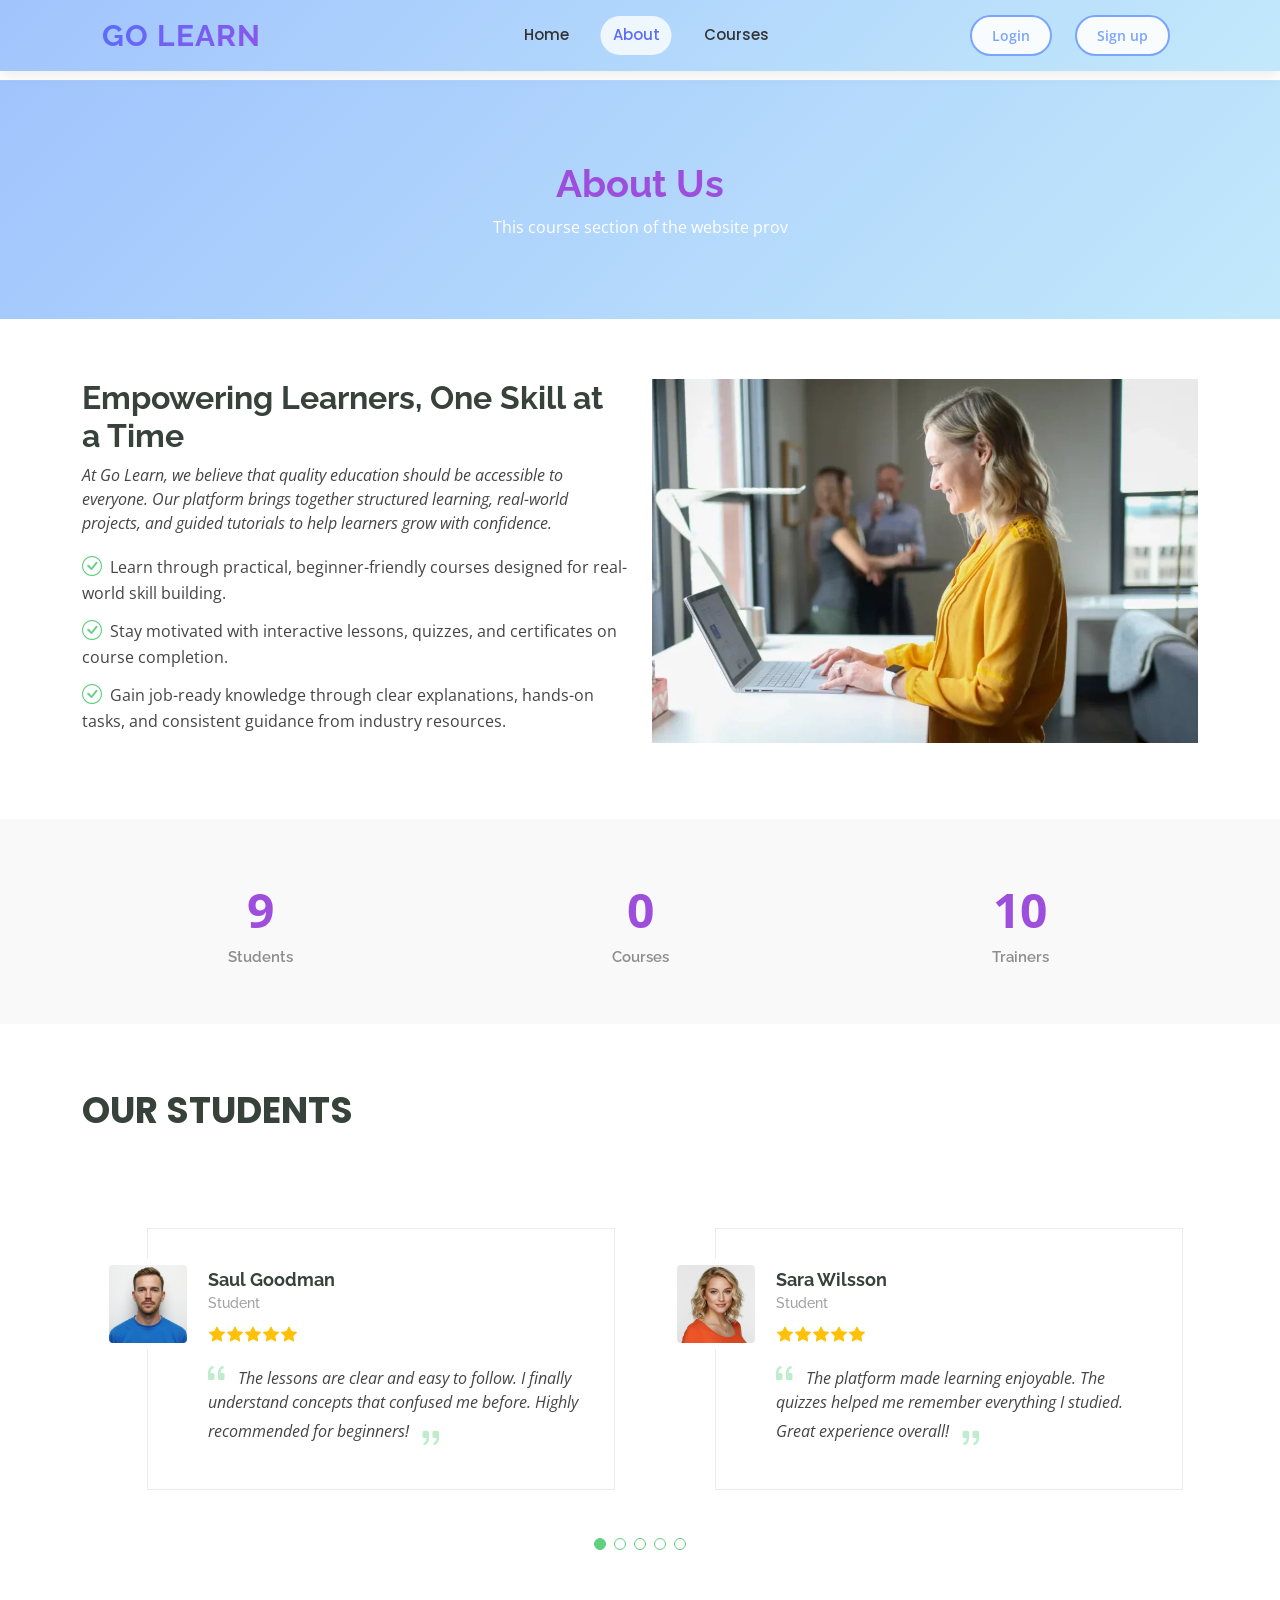
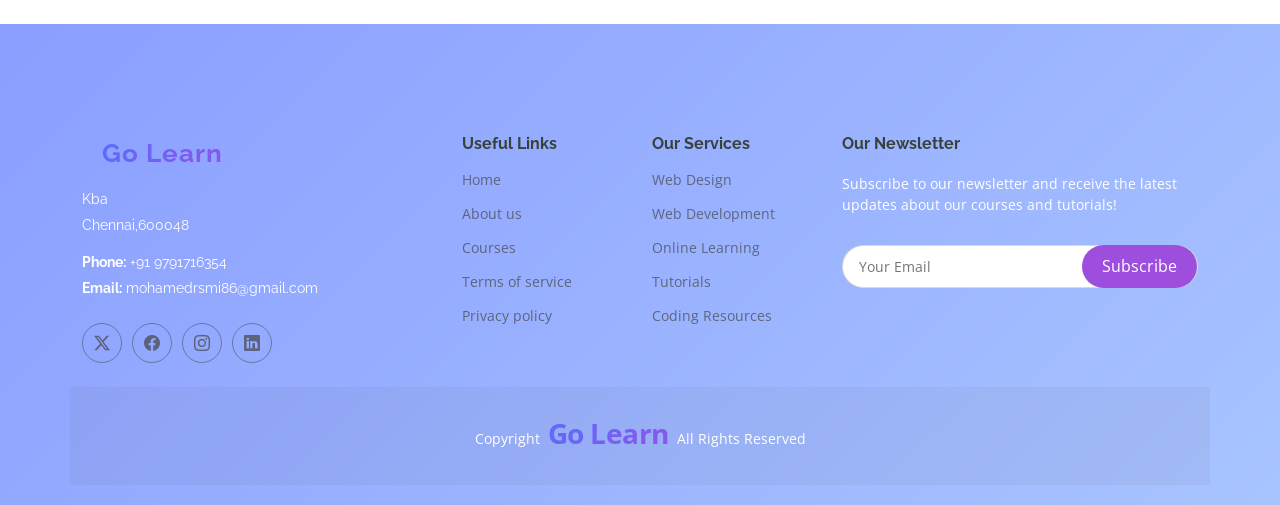
<file: about.html>
<!DOCTYPE html>
<html lang="en">

<head>
  <meta charset="utf-8">
  <meta content="width=device-width, initial-scale=1.0" name="viewport">
  <title>About - Mentor Bootstrap Template</title>
  <meta name="description" content="">
  <meta name="keywords" content="">

  <!-- Favicons -->
  <link href="assets/img/logo.jpg" rel="icon">
  <link href="assets/img/logo.jpg" rel="apple-touch-icon">

  <!-- Fonts -->
  <link href="https://fonts.googleapis.com" rel="preconnect">
  <link href="https://fonts.gstatic.com" rel="preconnect" crossorigin>
  <link
    href="https://fonts.googleapis.com/css2?family=Open+Sans:ital,wght@0,300;0,400;0,500;0,600;0,700;0,800;1,300;1,400;1,500;1,600;1,700;1,800&family=Poppins:ital,wght@0,100;0,200;0,300;0,400;0,500;0,600;0,700;0,800;0,900;1,100;1,200;1,300;1,400;1,500;1,600;1,700;1,800;1,900&family=Raleway:ital,wght@0,100;0,200;0,300;0,400;0,500;0,600;0,700;0,800;0,900;1,100;1,200;1,300;1,400;1,500;1,600;1,700;1,800;1,900&display=swap"
    rel="stylesheet">

  <!-- Vendor CSS Files -->
  <link href="assets/vendor/bootstrap/css/bootstrap.min.css" rel="stylesheet">
  <link href="assets/vendor/bootstrap-icons/bootstrap-icons.css" rel="stylesheet">
  <link href="assets/vendor/aos/aos.css" rel="stylesheet">
  <link href="assets/vendor/glightbox/css/glightbox.min.css" rel="stylesheet">
  <link href="assets/vendor/swiper/swiper-bundle.min.css" rel="stylesheet">

  <!-- Main CSS File -->
  <link href="assets/css/main.css" rel="stylesheet">
  <!-- Custom CSS -->
  <link href="assets/css/custom.css" rel="stylesheet">
  <style>
    /* Minimal CSS to make header fixed without affecting original styles */
    .header {
      position: fixed;
      top: 0;
      left: 0;
      right: 0;
      z-index: 1030;
    }

    /* Add padding to body to prevent content from being hidden under fixed header */
    body {
      padding-top: 80px;
    }

    /* Ensure smooth scrolling */
    html {
      scroll-padding-top: 80px;
    }
  </style>

  <!-- =======================================================
  * Template Name: Mentor
  * Template URL: https://bootstrapmade.com/mentor-free-education-bootstrap-theme/
  * Updated: Jul 07 2025 with Bootstrap v5.3.7
  * Author: BootstrapMade.com
  * License: https://bootstrapmade.com/license/
  ======================================================== -->
</head>

<body class="about-page">

  <header id="header" class="header d-flex align-items-center sticky-top">
    <div class="container-fluid container-xl position-relative d-flex align-items-center">
      <a href="index.html" class="logo d-flex align-items-center">
        <h1 class="sitename">Go Learn</h1>
      </a>

      <nav id="navmenu" class="navmenu">
        <ul>
          <li><a href="index.html">Home</a></li>
          <li><a href="about.html" class="active">About</a></li>
          <li><a href="courses.html">Courses</a></li>
        </ul>
        <i class="mobile-nav-toggle d-xl-none bi bi-list"></i>
      </nav>

      <div class="header-actions">
        <a href="login.html" class="btn-login me-2">Login</a>
        <a href="login.html" class="btn-login me-2">Sign up</a>
      </div>
    </div>
  </header>

  <!-- Navigation Script -->
  <script>
    document.addEventListener('DOMContentLoaded', function () {
      const mobileNavToggle = document.querySelector('.mobile-nav-toggle');
      const navmenu = document.getElementById('navmenu');

      if (mobileNavToggle && navmenu) {
        mobileNavToggle.addEventListener('click', function (e) {
          navmenu.classList.toggle('mobile-nav-active');
          this.classList.toggle('bi-list');
          this.classList.toggle('bi-x');
        });
      }

      // Close mobile menu when clicking on a nav link
      document.querySelectorAll('#navmenu a').forEach(navLink => {
        navLink.addEventListener('click', () => {
          if (navmenu.classList.contains('mobile-nav-active')) {
            mobileNavToggle.click();
          }
        });
      });

      // Set active class based on current page
      const currentPage = window.location.pathname.split('/').pop() || 'index.html';
      document.querySelectorAll('#navmenu a').forEach(link => {
        if (link.getAttribute('href') === currentPage) {
          link.classList.add('active');
        }
      });
    });
  </script>

  <main class="main">

    <!-- Page Title -->
    <div class="page-title" data-aos="fade" style="background: linear-gradient(135deg, #a1c4fd 0%, #c2e9fb 100%);">
      <div class="heading">
        <div class="container">
          <div class="row d-flex justify-content-center text-center">
            <div class="col-lg-8">
              <h1 style="color: #9D4EDD;">About Us<br></h1>
              <p class="mb-0 typewriter-text" id="about-typewriter">This course section of the website provides learners
                with easy-to-understand lessons on the fundamentals of front-end development. It includes video
                tutorials, structured modules, and short quizzes to help users learn HTML, CSS, and JavaScript step by
                step.

                The platform is designed for beginners, offering clear explanations, practical examples, and hands-on
                practice. Each course is divided into small, manageable lessons so learners can study at their own pace.

                By completing the modules, users build a strong foundation in web development and can earn a certificate
                as proof of their progress..</p>
            </div>
          </div>
        </div>
      </div>
    </div><!-- End Page Title -->

    <!-- About Us Section -->
    <section id="about-us" class="section about-us">

      <div class="container">

        <div class="row gy-4">

          <div class="col-lg-6 order-1 order-lg-2" data-aos="fade-up" data-aos-delay="100">
            <img src="assets/img/about/about-1.webp" class="img-fluid" alt="">
          </div>

          <div class="col-lg-6 order-2 order-lg-1 content" data-aos="fade-up" data-aos-delay="200">
            <h3>Empowering Learners, One Skill at a Time</h3>
            <p class="fst-italic">
              At Go Learn, we believe that quality education should be accessible to everyone. Our platform brings
              together structured learning, real-world projects, and guided tutorials to help learners grow with
              confidence.
            </p>
            <ul>
              <li><i class="bi bi-check-circle"></i> <span>Learn through practical, beginner-friendly courses designed
                  for real-world skill building.</span></li>
              <li><i class="bi bi-check-circle"></i> <span>Stay motivated with interactive lessons, quizzes, and
                  certificates on course completion.</span></li>
              <li><i class="bi bi-check-circle"></i> <span>Gain job-ready knowledge through clear explanations, hands-on
                  tasks, and consistent guidance from industry resources.</span></li>
            </ul>

          </div>

        </div>

      </div>

    </section><!-- /About Us Section -->


    <!-- Counts Section -->
    <section id="counts" class="section counts light-background">
      <style>
        .purecounter {
          color: #9D4EDD !important;
          font-weight: 700;
          font-size: 2.5rem;
        }
      </style>
      <div class="container" data-aos="fade-up" data-aos-delay="100">
        <div class="row gy-4">
          <div class="col-lg-4 col-md-6">
            <div class="stats-item text-center w-100 h-100">
              <span data-purecounter-start="0" data-purecounter-end="20" data-purecounter-duration="1"
                class="purecounter"></span>
              <p>Students</p>
            </div>
          </div><!-- End Stats Item -->

          <div class="col-lg-4 col-md-6">
            <div class="stats-item text-center w-100 h-100">
              <span data-purecounter-start="0" data-purecounter-end="1" data-purecounter-duration="1"
                class="purecounter"></span>
              <p>Courses</p>
            </div>
          </div><!-- End Stats Item -->

          <div class="col-lg-4 col-md-6">
            <div class="stats-item text-center w-100 h-100">
              <span data-purecounter-start="0" data-purecounter-end="24" data-purecounter-duration="1"
                class="purecounter"></span>
              <p>Trainers</p>
            </div>
          </div><!-- End Stats Item -->
        </div>
      </div>
    </section><!-- /Counts Section -->

    <!-- Testimonials Section -->
    <section id="testimonials" class="testimonials section">

      <!-- Section Title -->
      <div class="container section-title" data-aos="fade-up">
        
        <p>Our Students</p>
      </div><!-- End Section Title -->

      <div class="container" data-aos="fade-up" data-aos-delay="100">

        <div class="swiper init-swiper">
          <script type="application/json" class="swiper-config">
            {
              "loop": true,
              "speed": 600,
              "autoplay": {
                "delay": 5000
              },
              "slidesPerView": "auto",
              "pagination": {
                "el": ".swiper-pagination",
                "type": "bullets",
                "clickable": true
              },
              "breakpoints": {
                "320": {
                  "slidesPerView": 1,
                  "spaceBetween": 40
                },
                "1200": {
                  "slidesPerView": 2,
                  "spaceBetween": 20
                }
              }
            }
          </script>
          <div class="swiper-wrapper">

           <div class="swiper-slide">
  <div class="testimonial-wrap">
    <div class="testimonial-item">
      <img src="assets/img/person/person-m-9.webp" class="testimonial-img" alt="">
      <h3>Saul Goodman</h3>
      <h4>Student</h4>
      <div class="stars">
        <i class="bi bi-star-fill"></i><i class="bi bi-star-fill"></i><i class="bi bi-star-fill"></i><i
          class="bi bi-star-fill"></i><i class="bi bi-star-fill"></i>
      </div>
      <p>
        <i class="bi bi-quote quote-icon-left"></i>
        <span>The lessons are clear and easy to follow. I finally understand concepts that confused me before. Highly recommended for beginners!</span>
        <i class="bi bi-quote quote-icon-right"></i>
      </p>
    </div>
  </div>
</div>

<div class="swiper-slide">
  <div class="testimonial-wrap">
    <div class="testimonial-item">
      <img src="assets/img/person/person-f-5.webp" class="testimonial-img" alt="">
      <h3>Sara Wilsson</h3>
      <h4>Student</h4>
      <div class="stars">
        <i class="bi bi-star-fill"></i><i class="bi bi-star-fill"></i><i class="bi bi-star-fill"></i><i
          class="bi bi-star-fill"></i><i class="bi bi-star-fill"></i>
      </div>
      <p>
        <i class="bi bi-quote quote-icon-left"></i>
        <span>The platform made learning enjoyable. The quizzes helped me remember everything I studied. Great experience overall!</span>
        <i class="bi bi-quote quote-icon-right"></i>
      </p>
    </div>
  </div>
</div>

<div class="swiper-slide">
  <div class="testimonial-wrap">
    <div class="testimonial-item">
      <img src="assets/img/person/person-f-12.webp" class="testimonial-img" alt="">
      <h3>Jena Karlis</h3>
      <h4>Student</h4>
      <div class="stars">
        <i class="bi bi-star-fill"></i><i class="bi bi-star-fill"></i><i class="bi bi-star-fill"></i><i
          class="bi bi-star-fill"></i><i class="bi bi-star-fill"></i>
      </div>
      <p>
        <i class="bi bi-quote quote-icon-left"></i>
        <span>The step-by-step explanations are very helpful. I gained confidence in HTML and CSS thanks to these courses.</span>
        <i class="bi bi-quote quote-icon-right"></i>
      </p>
    </div>
  </div>
</div>

<div class="swiper-slide">
  <div class="testimonial-wrap">
    <div class="testimonial-item">
      <img src="assets/img/person/person-m-12.webp" class="testimonial-img" alt="">
      <h3>Matt Brandon</h3>
      <h4>Student</h4>
      <div class="stars">
        <i class="bi bi-star-fill"></i><i class="bi bi-star-fill"></i><i class="bi bi-star-fill"></i><i
          class="bi bi-star-fill"></i><i class="bi bi-star-fill"></i>
      </div>
      <p>
        <i class="bi bi-quote quote-icon-left"></i>
        <span>I loved the real-world examples! Everything is taught in a simple, beginner-friendly way. This platform improved my skills a lot.</span>
        <i class="bi bi-quote quote-icon-right"></i>
      </p>
    </div>
  </div>
</div>

<div class="swiper-slide">
  <div class="testimonial-wrap">
    <div class="testimonial-item">
      <img src="assets/img/person/person-m-13.webp" class="testimonial-img" alt="">
      <h3>John Larson</h3>
      <h4>Student</h4>
      <div class="stars">
        <i class="bi bi-star-fill"></i><i class="bi bi-star-fill"></i><i class="bi bi-star-fill"></i><i
          class="bi bi-star-fill"></i><i class="bi bi-star-fill"></i>
      </div>
      <p>
        <i class="bi bi-quote quote-icon-left"></i>
        <span>The course structure is perfect for self-paced learners. I now feel confident to build my own projects from scratch.</span>
        <i class="bi bi-quote quote-icon-right"></i>
      </p>
    </div>
  </div>
</div>


          </div>
          <div class="swiper-pagination"></div>
        </div>

      </div>

    </section><!-- /Testimonials Section -->

  </main>

  <footer id="footer" class="footer position-relative light-background">

    <div class="container footer-top">
      <div class="row gy-4">
        <div class="col-lg-4 col-md-6 footer-about">
          <a href="index.html" class="logo d-flex align-items-center">
            <span class="sitename">Go Learn</span>
          </a>
          <div class="footer-contact pt-3">
            <p>Kba </p>
            <p>Chennai,600048</p>
            <p class="mt-3"><strong>Phone:</strong> <span>+91 9791716354</span></p>
            <p><strong>Email:</strong> <span>mohamedrsmi86@gmail.com</span></p>
          </div>
          <div class="social-links d-flex mt-4">
            <a href=""><i class="bi bi-twitter-x"></i></a>
            <a href=""><i class="bi bi-facebook"></i></a>
            <a href=""><i class="bi bi-instagram"></i></a>
            <a href=""><i class="bi bi-linkedin"></i></a>
          </div>
        </div>

        <div class="col-lg-2 col-md-3 footer-links">
          <h4>Useful Links</h4>
          <ul>
            <li><a href="index.html">Home</a></li>
            <li><a href="about.html">About us</a></li>
            <li><a href="courses.html">Courses</a></li>
            <li><a href="#">Terms of service</a></li>
            <li><a href="#">Privacy policy</a></li>
          </ul>
        </div>

        <div class="col-lg-2 col-md-3 footer-links">
          <h4>Our Services</h4>
          <ul>
            <li><a href="#">Web Design</a></li>
            <li><a href="#">Web Development</a></li>
            <li><a href="#">Online Learning</a></li>
            <li><a href="#">Tutorials</a></li>
            <li><a href="#">Coding Resources</a></li>
          </ul>
        </div>

        <div class="col-lg-4 col-md-12 footer-newsletter">
          <h4>Our Newsletter</h4>
          <p>Subscribe to our newsletter and receive the latest updates about our courses and tutorials!</p>
          <form action="forms/newsletter.php" method="post" class="php-email-form">
            <div class="newsletter-form"><input type="email" name="email" placeholder="Your Email"><input type="submit"
                value="Subscribe"></div>
            <div class="loading">Loading</div>
            <div class="error-message"></div>
            <div class="sent-message">Your subscription request has been sent. Thank you!</div>
          </form>
        </div>

      </div>
    </div>

    <div class="container copyright text-center mt-4">
      <p> <span>Copyright</span> <strong class="px-1 sitename">Go Learn</strong> <span>All Rights Reserved</span></p>
      <div class="credits">
        <!-- All the links in the footer should remain intact. -->
        <!-- You can delete the links only if you've purchased the pro version. -->
        <!-- Licensing information: https://bootstrapmade.com/license/ -->
        <!-- Purchase the pro version with working PHP/AJAX newsletter form: [buy-url] -->
        <!-- Designed by <a href="https://bootstrapmade.com/">BootstrapMade</a> -->
      </div>
    </div>

  </footer><!-- End Footer -->
  <a href="#" id="scroll-top" class="scroll-top d-flex align-items-center justify-content-center"><i
      class="bi bi-arrow-up-short"></i></a>

  <!-- Preloader -->
  <div id="preloader"></div>

  <!-- Vendor JS Files -->
  <script src="assets/vendor/bootstrap/js/bootstrap.bundle.min.js"></script>
  <script src="assets/vendor/php-email-form/validate.js"></script>
  <script src="assets/vendor/aos/aos.js"></script>
  <script src="assets/vendor/glightbox/js/glightbox.min.js"></script>
  <script src="assets/vendor/purecounter/purecounter_vanilla.js"></script>
  <script src="assets/vendor/swiper/swiper-bundle.min.js"></script>

  <!-- Main JS File -->
  <script src="assets/js/main.js"></script>

  <script>
    // Lightweight typewriter effect for the About description paragraph
    document.addEventListener('DOMContentLoaded', function () {
      var el = document.getElementById('about-typewriter');
      if (!el) return;

      var fullText = el.textContent; // keep exact text, including spaces
      el.textContent = '';

      var index = 0;
      var speed = 20; // milliseconds per character for smooth typing

      function typeNext() {
        if (index < fullText.length) {
          el.textContent += fullText.charAt(index);
          index++;
          window.requestAnimationFrame(function () {
            setTimeout(typeNext, speed);
          });
        }
      }

      typeNext();
    });
  </script>

</body>

</html>
</file>
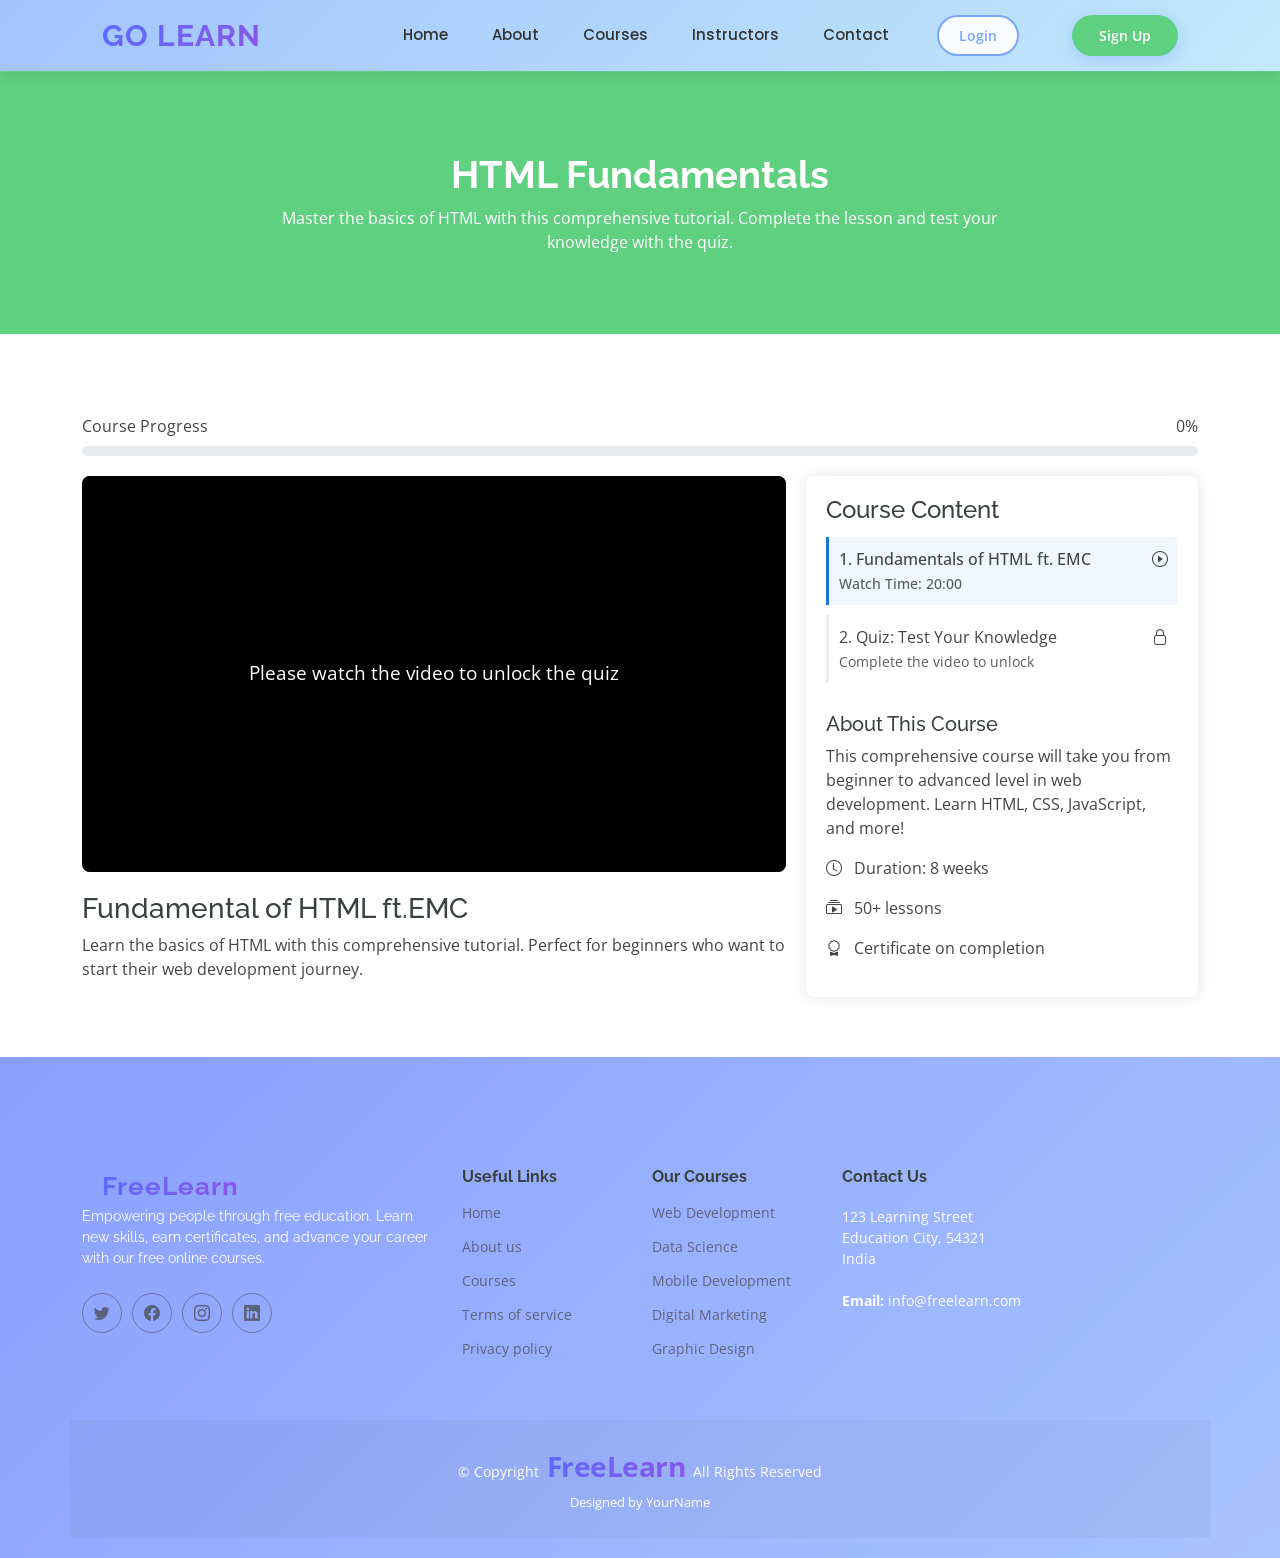
<file: course-player.html>
<!DOCTYPE html>
<html lang="en">

<head>
  <meta charset="utf-8">
  <meta content="width=device-width, initial-scale=1.0" name="viewport">
  <title>HTML Fundamentals - FreeLearn</title>
  <meta name="description" content="Watch free courses and earn certificates upon completion">
  <meta name="keywords" content="free courses, online learning, certification, education">

  <!-- Favicons -->
  <link href="assets/img/favicon.png" rel="icon">
  <link href="assets/img/apple-touch-icon.png" rel="apple-touch-icon">

  <!-- Fonts -->
  <link href="https://fonts.googleapis.com" rel="preconnect">
  <link href="https://fonts.gstatic.com" rel="preconnect" crossorigin>
  <link href="https://fonts.googleapis.com/css2?family=Open+Sans:ital,wght@0,300;0,400;0,500;0,600;0,700;0,800;1,300;1,400;1,500;1,600;1,700;1,800&family=Poppins:ital,wght@0,100;0,200;0,300;0,400;0,500;0,600;0,700;0,800;0,900;1,100;1,200;1,300;1,400;1,500;1,600;1,700;1,800;1,900&family=Raleway:ital,wght@0,100;0,200;0,300;0,400;0,500;0,600;0,700;0,800;0,900;1,100;1,200;1,300;1,400;1,500;1,600;1,700;1,800;1,900&display=swap" rel="stylesheet">

  <!-- Vendor CSS Files -->
  <link href="assets/vendor/bootstrap/css/bootstrap.min.css" rel="stylesheet">
  <link href="assets/vendor/bootstrap-icons/bootstrap-icons.css" rel="stylesheet">
  <link href="assets/vendor/aos/aos.css" rel="stylesheet">
  <link href="assets/vendor/glightbox/css/glightbox.min.css" rel="stylesheet">
  <link href="assets/vendor/swiper/swiper-bundle.min.css" rel="stylesheet">

  <!-- Main CSS File -->
  <link href="assets/css/main.css" rel="stylesheet">
  <!-- Custom CSS -->
  <link href="assets/css/custom.css" rel="stylesheet">
  <style>
    .course-container {
      display: flex;
      flex-wrap: wrap;
      gap: 20px;
      margin-top: 20px;
    }
    .video-container {
      flex: 2;
      min-width: 300px;
    }
    .video-wrapper {
      position: relative;
      padding-bottom: 56.25%; /* 16:9 Aspect Ratio */
      height: 0;
      overflow: hidden;
      background: #000;
      border-radius: 8px;
      margin-bottom: 20px;
    }
    .video-wrapper iframe {
      position: absolute;
      top: 0;
      left: 0;
      width: 100%;
      height: 100%;
      border: 0;
    }
    .sidebar {
      flex: 1;
      min-width: 280px;
      background: #fff;
      border-radius: 8px;
      padding: 20px;
      box-shadow: 0 0 15px rgba(0,0,0,0.1);
    }
    .lesson-item {
      padding: 10px;
      margin: 5px 0;
      cursor: pointer;
      border-left: 3px solid #eee;
      transition: all 0.3s;
    }
    .lesson-item:hover {
      background: #f8f9fa;
      border-left-color: #5fcf80;
    }
    .lesson-item.active {
      background: #f0f7ff;
      border-left-color: #1976d2;
      font-weight: 500;
    }
    .quiz-container {
      display: none;
      margin-top: 30px;
      padding: 20px;
      background: #f8f9fa;
      border-radius: 8px;
    }
    .quiz-question {
      margin-bottom: 20px;
      padding-bottom: 15px;
      border-bottom: 1px solid #dee2e6;
    }
    .quiz-options {
      margin-left: 20px;
    }
    .quiz-options label {
      display: block;
      margin: 10px 0;
      cursor: pointer;
    }
    .timer {
      font-size: 1.2em;
      font-weight: bold;
      color: #dc3545;
      margin-bottom: 20px;
      text-align: right;
    }
    .progress-container {
      margin: 20px 0;
    }
    .progress {
      height: 10px;
    }
    .certificate-section {
      display: none;
      text-align: center;
      padding: 40px 20px;
      background: #f8f9fa;
      border-radius: 8px;
      margin-top: 30px;
    }
    .certificate-icon {
      font-size: 4em;
      color: #28a745;
      margin-bottom: 20px;
    }
  </style>
</head>

<body>
    <header id="header" class="header d-flex align-items-center sticky-top">
    <div class="container-fluid container-xl position-relative d-flex align-items-center">
      <a href="index.html" class="logo d-flex align-items-center">
        <h1 class="sitename">Go Learn</h1>
      </a>

      <nav id="navmenu" class="navmenu">
        <ul>
          <li><a href="index.html">Home</a></li>
          <li><a href="about.html">About</a></li>
          <li><a href="courses.html">Courses</a></li>
          <li><a href="trainers.html">Instructors</a></li>
          <li><a href="contact.html">Contact</a></li>
        </ul>
        <i class="mobile-nav-toggle d-xl-none bi bi-list"></i>
      </nav>

      <div class="header-actions">
        <a href="login.html" class="btn-login me-2">Login</a>
        <a href="register.html" class="btn-getstarted">Sign Up</a>
      </div>
    </div>
  </header>
  
  <!-- Mobile Navigation Toggle Script -->
  <script>
    document.addEventListener('DOMContentLoaded', function() {
      const mobileNavToggle = document.querySelector('.mobile-nav-toggle');
      const navmenu = document.getElementById('navmenu');
      
      if (mobileNavToggle && navmenu) {
        mobileNavToggle.addEventListener('click', function(e) {
          navmenu.classList.toggle('mobile-nav-active');
          this.classList.toggle('bi-list');
          this.classList.toggle('bi-x');
        });
      }
      
      // Close mobile menu when clicking on a nav link
      document.querySelectorAll('#navmenu a').forEach(navLink => {
        navLink.addEventListener('click', () => {
          if (navmenu.classList.contains('mobile-nav-active')) {
            mobileNavToggle.click();
          }
        });
      });
      
      // Set active class based on current page
      const currentPage = window.location.pathname.split('/').pop() || 'index.html';
      document.querySelectorAll('#navmenu a').forEach(link => {
        if (link.getAttribute('href') === currentPage) {
          link.classList.add('active');
        }
      });
    });
  </script>

  <main class="main">
    <div class="page-title" data-aos="fade">
      <div class="heading">
        <div class="container">
          <div class="row d-flex justify-content-center text-center">
            <div class="col-lg-8">
              <h1>HTML Fundamentals</h1>
              <p class="mb-0">Master the basics of HTML with this comprehensive tutorial. Complete the lesson and test your knowledge with the quiz.</p>
            </div>
          </div>
        </div>
      </div>
    </div>

    <section class="section">
      <div class="container">
        <div class="progress-container">
          <div class="d-flex justify-content-between mb-2">
            <span>Course Progress</span>
            <span id="progress-percent">25%</span>
          </div>
          <div class="progress">
            <div class="progress-bar" role="progressbar" style="width: 25%" aria-valuenow="25" aria-valuemin="0" aria-valuemax="100"></div>
          </div>
        </div>

        <div class="course-container">
          <div class="video-container">
            <div class="video-wrapper">
              <div id="player"></div>
              <div id="video-overlay" style="display: none; position: absolute; top: 0; left: 0; width: 100%; height: 100%; background: rgba(0,0,0,0.7); color: white; display: flex; justify-content: center; align-items: center; font-size: 1.2em;">
                Please watch the video to unlock the quiz
              </div>
            </div>
            
            <div class="video-info">
              <h3 id="current-lesson">Fundamental of HTML ft.EMC</h3>
              <p id="lesson-description">Learn the basics of HTML with this comprehensive tutorial. Perfect for beginners who want to start their web development journey.</p>
            </div>

            <div class="quiz-container" id="quiz-container">
              <h4>Quiz: Test Your Knowledge</h4>
              <div class="timer" id="quiz-timer">Time Remaining: 20:00</div>
              
              <form id="quiz-form">
                <div class="quiz-question">
                  <p>1. What does HTML stand for?</p>
                  <div class="quiz-options">
                    <label><input type="radio" name="q1" value="a"> Hyper Text Markup Language</label>
                    <label><input type="radio" name="q1" value="b"> Hyperlinks and Text Markup Language</label>
                    <label><input type="radio" name="q1" value="c"> Home Tool Markup Language</label>
                  </div>
                </div>
                
                <div class="quiz-question">
                  <p>2. Which CSS property is used to change the text color of an element?</p>
                  <div class="quiz-options">
                    <label><input type="radio" name="q2" value="a"> text-color</label>
                    <label><input type="radio" name="q2" value="b"> font-color</label>
                    <label><input type="radio" name="q2" value="c"> color</label>
                  </div>
                </div>
                
                <button type="button" class="btn btn-primary" id="submit-quiz">Submit Quiz</button>
              </form>
            </div>

            <div class="certificate-section" id="certificate-section">
              <div class="certificate-icon">
                <i class="bi bi-award"></i>
              </div>
              <h3>Congratulations!</h3>
              <p>You have successfully completed the course and passed the quiz with a score of <strong>90%</strong>.</p>
              <p>Your certificate is ready to download. Click the button below to get your certificate.</p>
              <button class="btn btn-success btn-lg mt-3" id="download-certificate">
                <i class="bi bi-download me-2"></i>Download Certificate
              </button>
            </div>
          </div>

          <div class="sidebar">
            <h4>Course Content</h4>
            <div class="list-group" id="lesson-list">
              <div class="lesson-item active" id="video-lesson">
                <div class="d-flex justify-content-between">
                  <span>1. Fundamentals of HTML ft. EMC</span>
                  <i class="bi bi-play-circle"></i>
                </div>
                <small class="text-muted">Watch Time: 20:00</small>
              </div>
              <div class="lesson-item" id="quiz-lesson">
                <div class="d-flex justify-content-between">
                  <span>2. Quiz: Test Your Knowledge</span>
                  <i class="bi bi-lock"></i>
                </div>
                <small class="text-muted">Complete the video to unlock</small>
              </div>
            </div>

            <div class="mt-4">
              <h5>About This Course</h5>
              <p>This comprehensive course will take you from beginner to advanced level in web development. Learn HTML, CSS, JavaScript, and more!</p>
              
              <div class="course-info mt-3">
                <p><i class="bi bi-clock me-2"></i> Duration: 8 weeks</p>
                <p><i class="bi bi-collection-play me-2"></i> 50+ lessons</p>
                <p><i class="bi bi-award me-2"></i> Certificate on completion</p>
              </div>
            </div>
          </div>
        </div>
      </div>
    </section>
  </main>

  <footer id="footer" class="footer position-relative light-background">
    <div class="container footer-top">
      <div class="row gy-4">
        <div class="col-lg-4 col-md-6 footer-about">
          <a href="index.html" class="logo d-flex align-items-center">
            <span class="sitename">FreeLearn</span>
          </a>
          <p>Empowering people through free education. Learn new skills, earn certificates, and advance your career with our free online courses.</p>
          <div class="social-links d-flex mt-4">
            <a href="#"><i class="bi bi-twitter"></i></a>
            <a href="#"><i class="bi bi-facebook"></i></a>
            <a href="#"><i class="bi bi-instagram"></i></a>
            <a href="#"><i class="bi bi-linkedin"></i></a>
          </div>
        </div>

        <div class="col-lg-2 col-md-3 footer-links">
          <h4>Useful Links</h4>
          <ul>
            <li><a href="#">Home</a></li>
            <li><a href="#">About us</a></li>
            <li><a href="#">Courses</a></li>
            <li><a href="#">Terms of service</a></li>
            <li><a href="#">Privacy policy</a></li>
          </ul>
        </div>

        <div class="col-lg-2 col-md-3 footer-links">
          <h4>Our Courses</h4>
          <ul>
            <li><a href="#">Web Development</a></li>
            <li><a href="#">Data Science</a></li>
            <li><a href="#">Mobile Development</a></li>
            <li><a href="#">Digital Marketing</a></li>
            <li><a href="#">Graphic Design</a></li>
          </ul>
        </div>

        <div class="col-lg-4 col-md-12 footer-contact text-center text-md-start">
          <h4>Contact Us</h4>
          <p>
            123 Learning Street <br>
            Education City, 54321<br>
            India <br><br>
            <strong>Email:</strong> info@freelearn.com<br>
          </p>
        </div>
      </div>
    </div>

    <div class="container copyright text-center mt-4">
      <p>© <span>Copyright</span> <strong class="px-1 sitename">FreeLearn</strong> <span>All Rights Reserved</span></p>
      <div class="credits">
        Designed by <a href="#">YourName</a>
      </div>
    </div>
  </footer>

  <!-- Scroll Top -->
  <a href="#" id="scroll-top" class="scroll-top d-flex align-items-center justify-content-center"><i class="bi bi-arrow-up-short"></i></a>

  <!-- Preloader -->
  <div id="preloader">
    <div></div>
    <div></div>
    <div></div>
    <div></div>
  </div>

  <!-- YouTube IFrame API -->
  <script>
    // This function creates a script tag for the YouTube IFrame API
    function loadYouTubeAPI() {
      const tag = document.createElement('script');
      tag.src = 'https://www.youtube.com/iframe_api';
      const firstScriptTag = document.getElementsByTagName('script')[0];
      firstScriptTag.parentNode.insertBefore(tag, firstScriptTag);
    }
    
    // Load the YouTube API when the page loads
    window.onload = loadYouTubeAPI;
  </script>
  
  <!-- Vendor JS Files -->
  <script src="assets/vendor/bootstrap/js/bootstrap.bundle.min.js"></script>
  <script src="assets/vendor/aos/aos.js"></script>

  <!-- Main JS File -->
  <script src="assets/js/main.js"></script>

  <script>
    // YouTube Player API
    let player;
    let videoWatched = false;
    let videoDuration = 0;
    let currentTime = 0;
    let checkInterval;
    let quizUnlocked = false;
    
    // This function is called by the YouTube IFrame API when it's ready
    function onYouTubeIframeAPIReady() {
      try {
        player = new YT.Player('player', {
          height: '100%',
          width: '100%',
          videoId: 'FYErehuSuuw',
          playerVars: {
            'enablejsapi': 1,
            'origin': window.location.origin,
            'playsinline': 1,
            'controls': 1,
            'disablekb': 1,
            'fs': 1,
            'modestbranding': 1,
            'rel': 0,
            'autoplay': 0,  // Disable autoplay to prevent conflicts
            'iv_load_policy': 3  // Hide annotations
          },
          events: {
            'onReady': onPlayerReady,
            'onStateChange': onPlayerStateChange,
            'onError': onPlayerError
          }
        });
      } catch (error) {
        console.error('Error initializing YouTube player:', error);
      }
    }

    function onPlayerReady(event) {
      try {
        // Get video duration when player is ready
        videoDuration = player.getDuration();
        
        // Make sure the overlay is initially visible
        const overlay = document.getElementById('video-overlay');
        if (overlay) {
          overlay.style.display = 'flex';
        }
        
        // Clear any existing intervals to prevent duplicates
        if (checkInterval) clearInterval(checkInterval);
        
        // Start checking playback progress with a more robust interval
        checkInterval = setInterval(checkPlayback, 500); // More frequent checks for smoother control
        
        // Preload the video for better performance
        player.loadVideoById({
          videoId: 'FYErehuSuuw',
          suggestedQuality: 'hd720'  // Request HD quality if available
        });
        
        console.log('YouTube player is ready');
      } catch (error) {
        console.error('Error in onPlayerReady:', error);
      }
    }

    function onPlayerStateChange(event) {
      try {
        const overlay = document.getElementById('video-overlay');
        
        switch (event.data) {
          case YT.PlayerState.PLAYING:
            if (overlay) overlay.style.display = 'none';
            videoWatched = false;
            break;
            
          case YT.PlayerState.PAUSED:
            if (overlay) overlay.style.display = 'flex';
            // Removed auto-resume functionality
            break;
            
          case YT.PlayerState.ENDED:
            if (!quizUnlocked) {
              unlockQuiz();
              videoWatched = true;
            }
            break;
            
          case YT.PlayerState.BUFFERING:
            // Handle buffering state if needed
            break;
            
          case YT.PlayerState.CUED:
            // Video is cued and ready to play
            break;
        }
      } catch (error) {
        console.error('Error in onPlayerStateChange:', error);
      }
    }
    
    // Handle player errors
    function onPlayerError(event) {
      console.error('YouTube Player Error:', event.data);
      // Attempt to recover from error
      try {
        if (player && typeof player.playVideo === 'function') {
          setTimeout(() => {
            player.playVideo();
          }, 1000);
        }
      } catch (e) {
        console.error('Error recovering from player error:', e);
      }
    }

    function checkPlayback() {
      if (!player) return;
      
      try {
        const newTime = player.getCurrentTime();
        const state = player.getPlayerState();
        
        if (state === YT.PlayerState.PLAYING) {
          // Prevent seeking forward more than 5 seconds
          if (newTime > currentTime + 5) {
            player.seekTo(currentTime, true);
            return;
          }
          
          // Update current time if it's a small increment
          if (newTime > currentTime) {
            currentTime = newTime;
          }
          
          // Check if video is mostly watched (95%)
          if (!videoWatched && videoDuration > 0 && (currentTime / videoDuration) > 0.95) {
            videoWatched = true;
            unlockQuiz();
          }
        }
      } catch (error) {
        console.error('Error in checkPlayback:', error);
      }
    }
    
    function unlockQuiz() {
      if (quizUnlocked) return;
      
      quizUnlocked = true;
      const quizLesson = document.getElementById('quiz-lesson');
      const quizIcon = quizLesson.querySelector('i');
      const quizNote = quizLesson.querySelector('small');
      
      // Update UI
      quizLesson.classList.add('unlocked');
      quizLesson.style.cursor = 'pointer';
      quizIcon.className = 'bi bi-question-circle text-primary';
      quizNote.textContent = 'Click to take the quiz';
      quizNote.className = 'text-primary';
      
      // Add click handler
      quizLesson.addEventListener('click', function() {
        document.querySelector('.video-container').style.display = 'none';
        document.getElementById('quiz-container').style.display = 'block';
        startQuizTimer();
      });
      
      // Update progress
      updateProgress(50);
    }
    
    // Quiz functionality
    let timeLeft = 20 * 60; // 20 minutes in seconds
    let timerInterval;
    
    function startQuizTimer() {
      clearInterval(timerInterval);
      updateTimerDisplay();
      
      timerInterval = setInterval(function() {
        timeLeft--;
        updateTimerDisplay();
        
        if (timeLeft <= 0) {
          clearInterval(timerInterval);
          alert('Time\'s up! Your quiz will be submitted automatically.');
          submitQuiz();
        }
      }, 1000);
    }
    
    function updateTimerDisplay() {
      const minutes = Math.floor(timeLeft / 60);
      const seconds = timeLeft % 60;
      document.getElementById('quiz-timer').textContent = `Time Remaining: ${minutes}:${seconds < 10 ? '0' : ''}${seconds}`;
    }
    
    function updateProgress(percent) {
      const progressBar = document.querySelector('.progress-bar');
      const progressPercent = document.getElementById('progress-percent');
      
      progressBar.style.width = `${percent}%`;
      progressBar.setAttribute('aria-valuenow', percent);
      progressPercent.textContent = `${percent}%`;
    }
    
    // Handle quiz submission
    document.getElementById('submit-quiz').addEventListener('click', submitQuiz);
    
    function submitQuiz() {
      clearInterval(timerInterval);
      
      // In a real app, you would validate answers here
      const score = 90; // Example score
      
      // Show certificate section
      document.getElementById('quiz-container').style.display = 'none';
      document.getElementById('certificate-section').style.display = 'block';
      
      // Update progress to 100%
      updateProgress(100);
    }
    
    // Handle certificate download
    document.getElementById('download-certificate').addEventListener('click', function() {
      alert('Certificate downloaded! In a real app, this would generate and download a PDF certificate.');
    });
    
    // Initialize
    document.addEventListener('DOMContentLoaded', function() {
      try {
        // Initialize progress
        updateProgress(0);
        
        // Add click handler to the overlay to start the video
        const overlay = document.getElementById('video-overlay');
        if (overlay) {
          overlay.addEventListener('click', function() {
            try {
              if (player && typeof player.playVideo === 'function') {
                // If video hasn't started, load it first
                if (player.getPlayerState() === YT.PlayerState.UNSTARTED) {
                  player.loadVideoById('FYErehuSuuw', 0, 'hd720');
                }
                player.playVideo();
              }
            } catch (e) {
              console.error('Error starting video:', e);
            }
          });
        }
        
        // Add error boundary for unhandled promise rejections
        window.addEventListener('unhandledrejection', function(event) {
          console.error('Unhandled promise rejection:', event.reason);
        });
        
        console.log('DOM fully loaded');
      } catch (error) {
        console.error('Error in DOMContentLoaded:', error);
      }
    });
    
    // Clean up on page unload
    window.addEventListener('beforeunload', function() {
      if (checkInterval) clearInterval(checkInterval);
      if (player && typeof player.destroy === 'function') {
        player.destroy();
      }
    });
  </script>
</body>
</html>
</file>
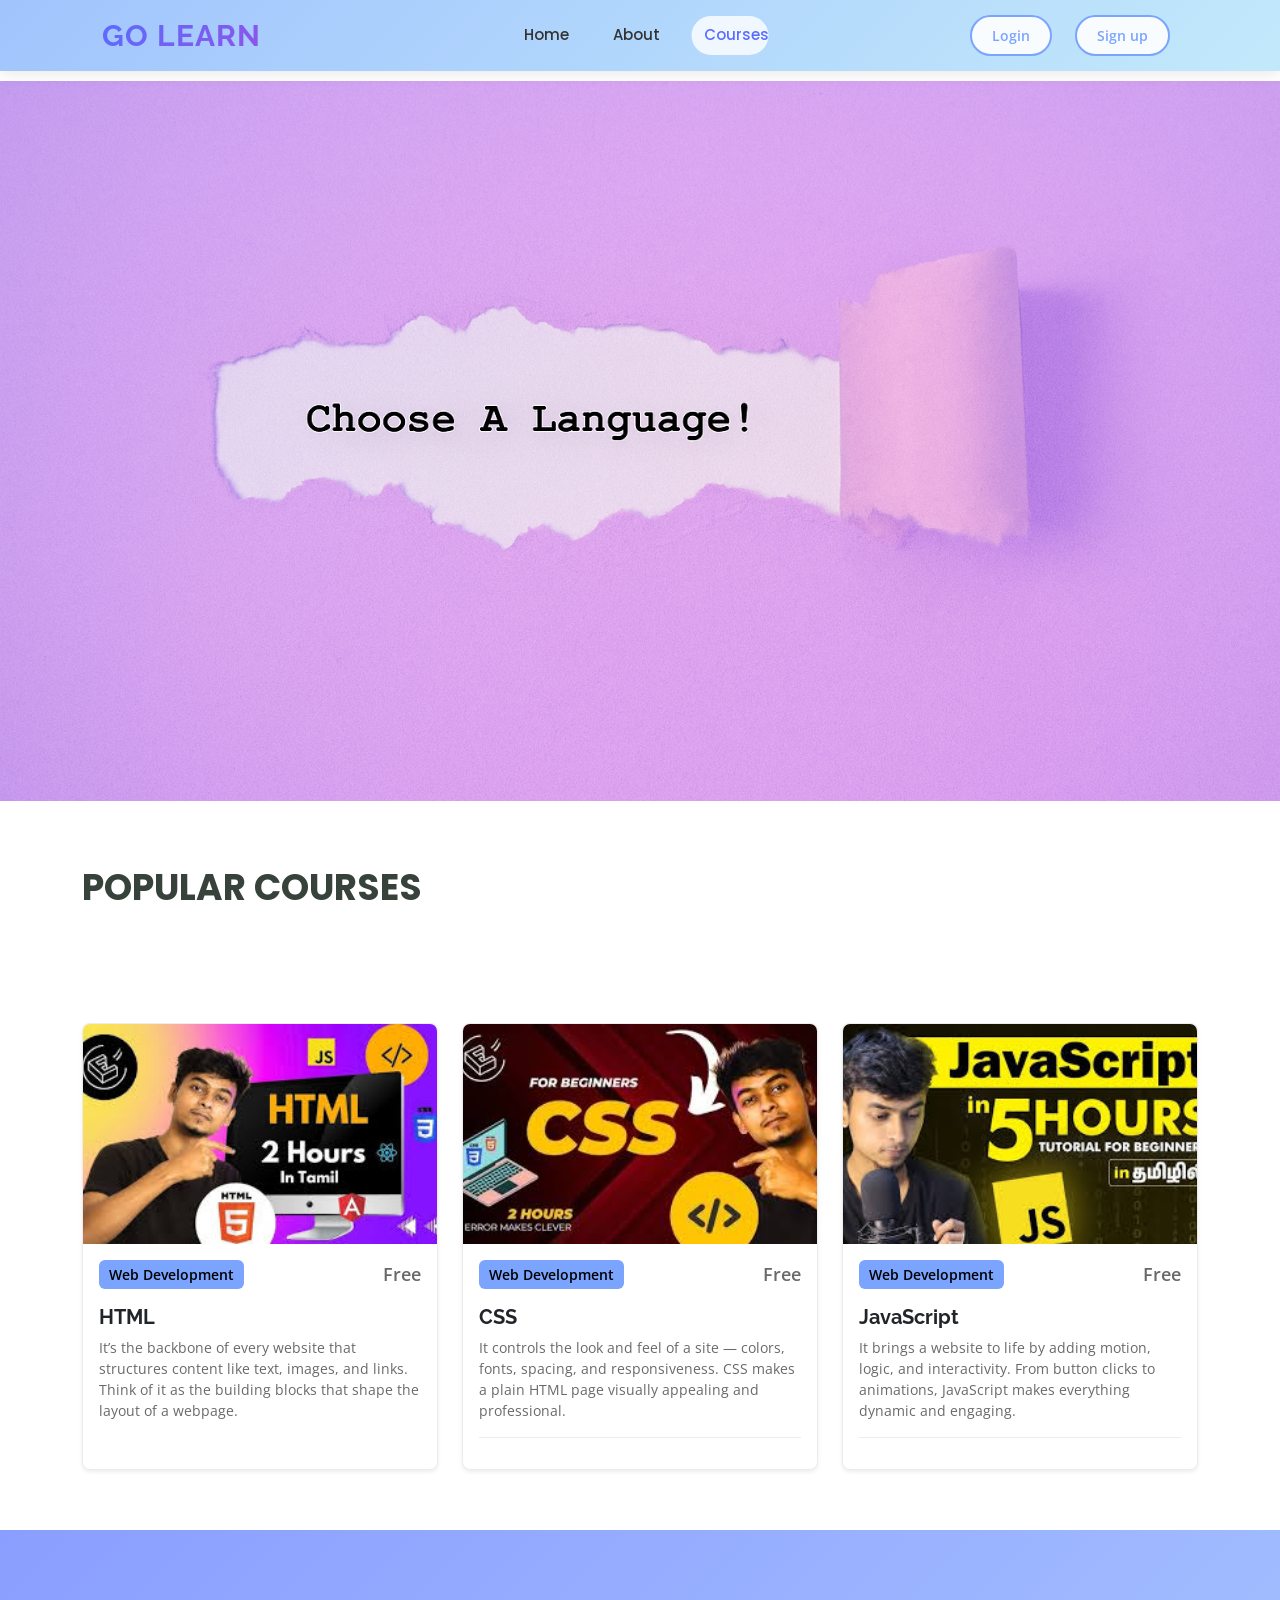
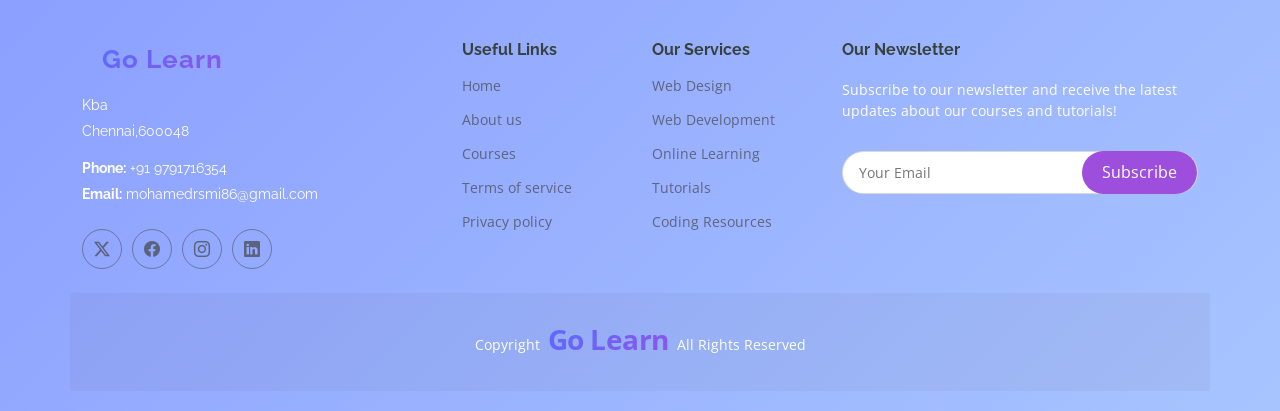
<file: courses.html>
<!DOCTYPE html>
<html lang="en">

<head>
  <meta charset="utf-8">
  <meta content="width=device-width, initial-scale=1.0" name="viewport">
  <title>Courses - Mentor Bootstrap Template</title>
  <meta name="description" content="">
  <meta name="keywords" content="">

  <!-- Favicons -->
  <link href="assets/img/logo.jpg" rel="icon">
  <link href="assets/img/logo.jpg" rel="apple-touch-icon">

  <!-- Fonts -->
  <link href="https://fonts.googleapis.com" rel="preconnect">
  <link href="https://fonts.gstatic.com" rel="preconnect" crossorigin>
  <link href="https://fonts.googleapis.com/css2?family=Open+Sans:ital,wght@0,300;0,400;0,500;0,600;0,700;0,800;1,300;1,400;1,500;1,600;1,700;1,800&family=Poppins:ital,wght@0,100;0,200;0,300;0,400;0,500;0,600;0,700;0,800;0,900;1,100;1,200;1,300;1,400;1,500;1,600;1,700;1,800;1,900&family=Raleway:ital,wght@0,100;0,200;0,300;0,400;0,500;0,600;0,700;0,800;0,900;1,100;1,200;1,300;1,400;1,500;1,600;1,700;1,800;1,900&display=swap" rel="stylesheet">

  <!-- Vendor CSS Files -->
  <link href="assets/vendor/bootstrap/css/bootstrap.min.css" rel="stylesheet">
  <link href="assets/vendor/bootstrap-icons/bootstrap-icons.css" rel="stylesheet">
  <link href="assets/vendor/aos/aos.css" rel="stylesheet">
  <link href="assets/vendor/glightbox/css/glightbox.min.css" rel="stylesheet">
  <link href="assets/vendor/swiper/swiper-bundle.min.css" rel="stylesheet">

  <!-- Main CSS File -->
  <link href="assets/css/main.css" rel="stylesheet">
  <!-- Custom CSS -->
  <link href="assets/css/custom.css" rel="stylesheet">
  <style>
    /* Minimal CSS to make header fixed without affecting original styles */
    .header {
      position: fixed;
      top: 0;
      left: 0;
      right: 0;
      z-index: 1030;
    }
    
    /* Add padding to body to prevent content from being hidden under fixed header */
    body {
      padding-top: 80px;
    }
    
    /* Ensure smooth scrolling */
    html {
      scroll-padding-top: 80px;
    }
  </style>

  <!-- =======================================================
  * Template Name: Mentor
  * Template URL: https://bootstrapmade.com/mentor-free-education-bootstrap-theme/
  * Updated: Jul 07 2025 with Bootstrap v5.3.7
  * Author: BootstrapMade.com
  * License: https://bootstrapmade.com/license/
  ======================================================== -->
</head>

<body class="courses-page">

  <header id="header" class="header d-flex align-items-center sticky-top">
    <div class="container-fluid container-xl position-relative d-flex align-items-center">
      <a href="index.html" class="logo d-flex align-items-center">
        <h1 class="sitename">Go Learn</h1>
      </a>

      <nav id="navmenu" class="navmenu">
        <ul>
          <li><a href="index.html">Home</a></li>
          <li><a href="about.html">About</a></li>
          <li><a href="courses.html" class="active">Courses</a></li>
        </ul>
        <i class="mobile-nav-toggle d-xl-none bi bi-list"></i>
      </nav>

      <div class="header-actions">
        <a href="login.html" class="btn-login me-2">Login</a>
      <a href="login.html" class="btn-login me-2">Sign up</a>
      </div>
    </div>
  </header>

  <!-- Navigation Script -->
  <script>
    document.addEventListener('DOMContentLoaded', function() {
      const mobileNavToggle = document.querySelector('.mobile-nav-toggle');
      const navmenu = document.getElementById('navmenu');
      
      if (mobileNavToggle && navmenu) {
        mobileNavToggle.addEventListener('click', function(e) {
          navmenu.classList.toggle('mobile-nav-active');
          this.classList.toggle('bi-list');
          this.classList.toggle('bi-x');
        });
      }
      
      // Close mobile menu when clicking on a nav link
      document.querySelectorAll('#navmenu a').forEach(navLink => {
        navLink.addEventListener('click', () => {
          if (navmenu.classList.contains('mobile-nav-active')) {
            mobileNavToggle.click();
          }
        });
      });
      
      // Set active class based on current page
      const currentPage = window.location.pathname.split('/').pop() || 'index.html';
      document.querySelectorAll('#navmenu a').forEach(link => {
        if (link.getAttribute('href') === currentPage) {
          link.classList.add('active');
        }
      });
    });
  </script>

  <main class="main">

    <!-- Page Title -->
    <div class="page-title p-0" data-aos="fade" style="background: none;">
      <div class="heading p-0">
        <div class="container-fluid p-0">
          <div class="row g-0">
            <div class="col-12 p-0">
              <img src="assets/img/choose.png" alt="" class="img-fluid w-100" style="max-height: 80vh; object-fit: cover;">
            </div>
          </div>
        </div>
      </div>
    </div><!-- End Page Title -->

      <!-- Courses Section -->
    <section id="courses" class="courses section">
      <div class="container" data-aos="fade-up">
        <!-- Section Title -->
        <div class="section-title mb-5">
         
          <p>Popular Courses</p>
        </div><!-- End Section Title -->

       <div class="row g-4">

  <!-- HTML COURSE -->
  <div class="col-lg-4 col-md-6 d-flex align-items-stretch" data-aos="zoom-in" data-aos-delay="100">
    <div class="course-item shadow-sm rounded-3 overflow-hidden d-flex flex-column w-100">
      <img src="assets/img/html thumbnail.jpeg" class="img-fluid" alt="HTML Course" style="height:220px; object-fit:cover;">
      <div class="course-content d-flex flex-column flex-grow-1 p-3">
        <div class="d-flex justify-content-between align-items-center mb-3">
          <p class="category mb-0 fw-semibold" style="background-color: #7ba4ff; color: #000; padding: 4px 10px; border-radius: 6px; display: inline-block;">Web Development</p>

          <p class="price mb-0 fw-semibold">Free</p>
        </div>

        <h3 class="fw-bold"><a href="html.html" class="text-decoration-none text-dark">HTML</a></h3>
        <p class="description flex-grow-1 mb-3">It’s the backbone of every website that structures content like text, images, and links.
          Think of it as the building blocks that shape the layout of a webpage.</p>
      </div>
    </div>
  </div>
  <!-- End Course Item -->

  <!-- CSS COURSE -->
  <div class="col-lg-4 col-md-6 d-flex align-items-stretch" data-aos="zoom-in" data-aos-delay="200">
    <div class="course-item shadow-sm rounded-3 overflow-hidden d-flex flex-column w-100">
      <img src="assets/img/css thumbnail.jpeg" class="img-fluid" alt="CSS Course" style="height:220px; object-fit:cover;">
      <div class="course-content d-flex flex-column flex-grow-1 p-3">
        <div class="d-flex justify-content-between align-items-center mb-3">
         <p class="category mb-0 fw-semibold" style="background-color: #7ba4ff; color: #000; padding: 4px 10px; border-radius: 6px; display: inline-block;">Web Development</p>

          <p class="price mb-0 fw-semibold">Free</p>
        </div>

        <h3 class="fw-bold"><a href="css.html" class="text-decoration-none text-dark">CSS</a></h3>
        <p class="description flex-grow-1 mb-3">It controls the look and feel of a site — colors, fonts, spacing, and responsiveness.
          CSS makes a plain HTML page visually appealing and professional.</p>

        <div class="trainer d-flex justify-content-between align-items-center mt-auto">
        
          
        </div>
      </div>
    </div>
  </div>
  <!-- End Course Item -->

  <!-- JAVASCRIPT COURSE -->
  <div class="col-lg-4 col-md-6 d-flex align-items-stretch" data-aos="zoom-in" data-aos-delay="300">
    <div class="course-item shadow-sm rounded-3 overflow-hidden d-flex flex-column w-100">
      <img src="assets/img/js thumbnail.jpeg" class="img-fluid" alt="JavaScript Course" style="height:220px; object-fit:cover;">
      <div class="course-content d-flex flex-column flex-grow-1 p-3">
        <div class="d-flex justify-content-between align-items-center mb-3">
          <p class="category mb-0 fw-semibold" style="background-color: #7ba4ff; color: #000; padding: 4px 10px; border-radius: 6px; display: inline-block;">Web Development</p>

          <p class="price mb-0 fw-semibold">Free</p>
        </div>

        <h3 class="fw-bold"><a href="js.html" class="text-decoration-none text-dark">JavaScript</a></h3>
        <p class="description flex-grow-1 mb-3">It brings a website to life by adding motion, logic, and interactivity.
          From button clicks to animations, JavaScript makes everything dynamic and engaging.</p>

        <div class="trainer d-flex justify-content-between align-items-center mt-auto">
          
      </div>
    </div>
  </div>
  <!-- End Course Item -->

</div>

      </div>
    </section><!-- /Courses Section -->

  </main>

  <footer id="footer" class="footer position-relative light-background">

    <div class="container footer-top">
      <div class="row gy-4">
        <div class="col-lg-4 col-md-6 footer-about">
          <a href="index.html" class="logo d-flex align-items-center">
            <span class="sitename">Go Learn</span>
          </a>
          <div class="footer-contact pt-3">
            <p>Kba </p>
            <p>Chennai,600048</p>
            <p class="mt-3"><strong>Phone:</strong> <span>+91 9791716354</span></p>
            <p><strong>Email:</strong> <span>mohamedrsmi86@gmail.com</span></p>
          </div>
          <div class="social-links d-flex mt-4">
            <a href=""><i class="bi bi-twitter-x"></i></a>
            <a href=""><i class="bi bi-facebook"></i></a>
            <a href=""><i class="bi bi-instagram"></i></a>
            <a href=""><i class="bi bi-linkedin"></i></a>
          </div>
        </div>

        <div class="col-lg-2 col-md-3 footer-links">
          <h4>Useful Links</h4>
          <ul>
            <li><a href="index.html">Home</a></li>
            <li><a href="about.html">About us</a></li>
            <li><a href="courses.html">Courses</a></li>
            <li><a href="#">Terms of service</a></li>
            <li><a href="#">Privacy policy</a></li>
          </ul>
        </div>

        <div class="col-lg-2 col-md-3 footer-links">
          <h4>Our Services</h4>
          <ul>
            <li><a href="#">Web Design</a></li>
            <li><a href="#">Web Development</a></li>
            <li><a href="#">Online Learning</a></li>
            <li><a href="#">Tutorials</a></li>
            <li><a href="#">Coding Resources</a></li>
          </ul>
        </div>

        <div class="col-lg-4 col-md-12 footer-newsletter">
          <h4>Our Newsletter</h4>
          <p>Subscribe to our newsletter and receive the latest updates about our courses and tutorials!</p>
          <form action="forms/newsletter.php" method="post" class="php-email-form">
            <div class="newsletter-form"><input type="email" name="email" placeholder="Your Email"><input type="submit" value="Subscribe"></div>
            <div class="loading">Loading</div>
            <div class="error-message"></div>
            <div class="sent-message">Your subscription request has been sent. Thank you!</div>
          </form>
        </div>

      </div>
    </div>

    <div class="container copyright text-center mt-4">
      <p> <span>Copyright</span> <strong class="px-1 sitename">Go Learn</strong> <span>All Rights Reserved</span></p>
      <div class="credits">
        <!-- All the links in the footer should remain intact. -->
        <!-- You can delete the links only if you've purchased the pro version. -->
        <!-- Licensing information: https://bootstrapmade.com/license/ -->
        <!-- Purchase the pro version with working PHP/AJAX newsletter form: [buy-url] -->
        <!-- Designed by <a href="https://bootstrapmade.com/">BootstrapMade</a> -->
      </div>
    </div>

  </footer>

  <!-- Scroll Top -->
  <a href="#" id="scroll-top" class="scroll-top d-flex align-items-center justify-content-center"><i class="bi bi-arrow-up-short"></i></a>

  <!-- Preloader -->
  <div id="preloader"></div>

  <!-- Vendor JS Files -->
  <script src="assets/vendor/bootstrap/js/bootstrap.bundle.min.js"></script>
  <script src="assets/vendor/php-email-form/validate.js"></script>
  <script src="assets/vendor/aos/aos.js"></script>
  <script src="assets/vendor/glightbox/js/glightbox.min.js"></script>
  <script src="assets/vendor/purecounter/purecounter_vanilla.js"></script>
  <script src="assets/vendor/swiper/swiper-bundle.min.js"></script>

  <!-- Main JS File -->
  <script src="assets/js/main.js"></script>

</body>

</html>
</file>
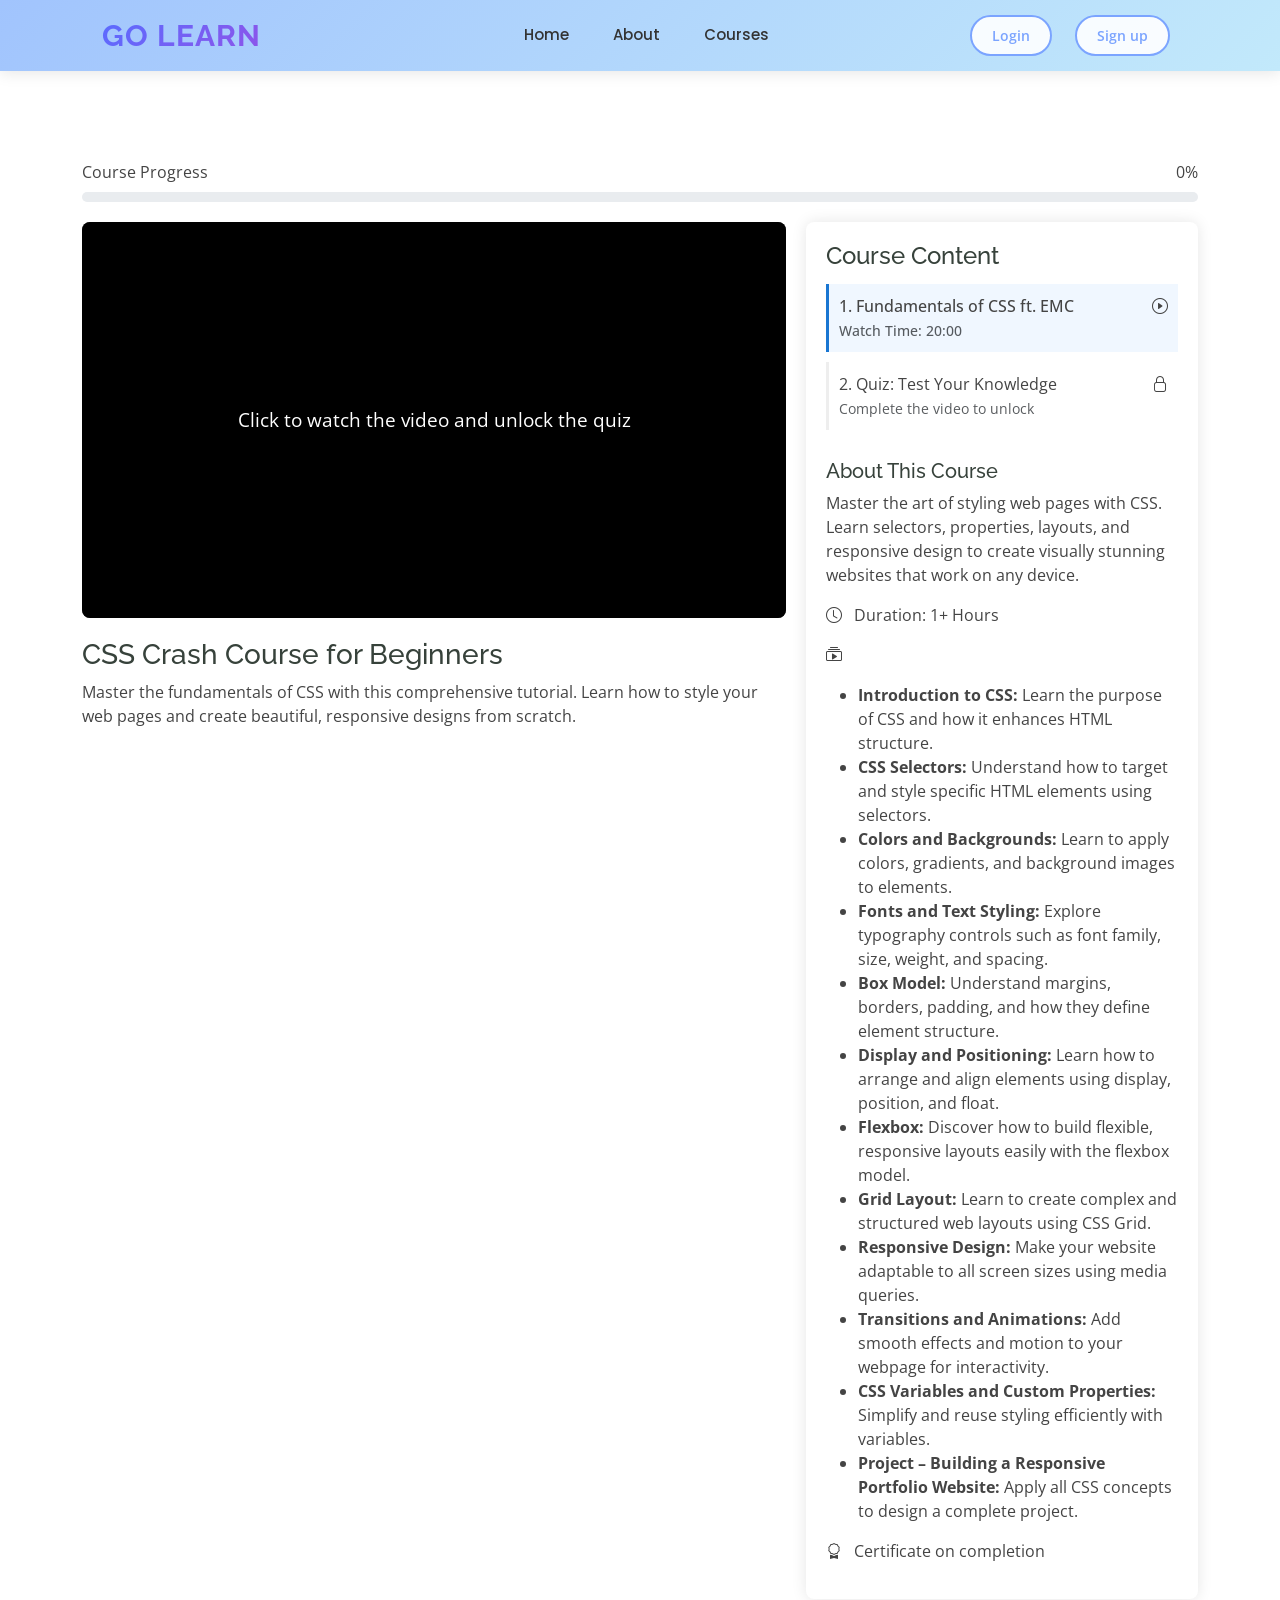
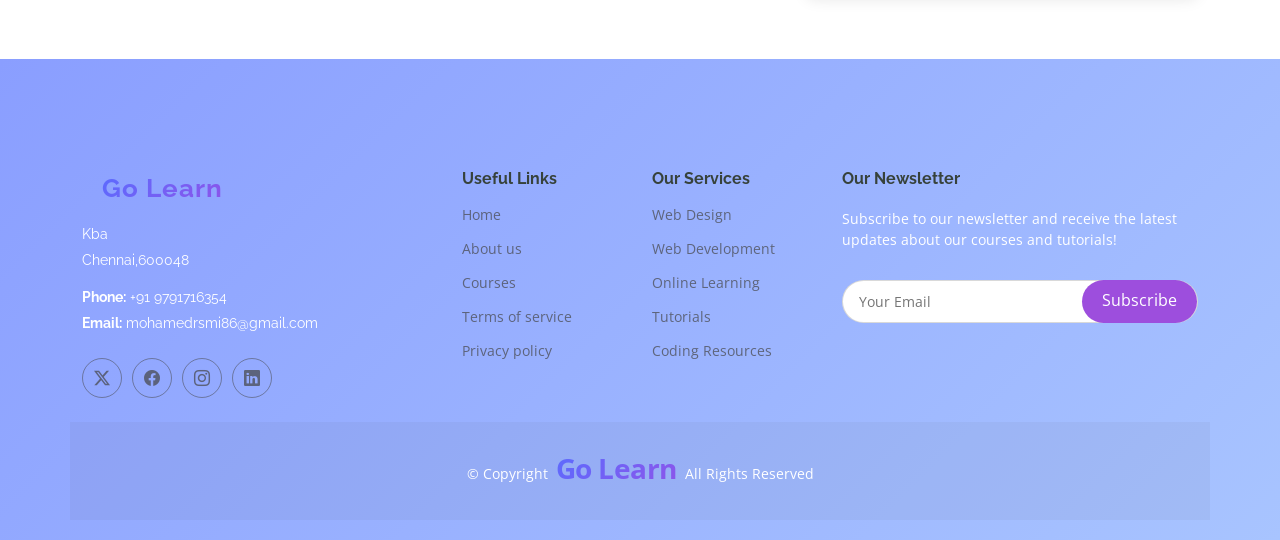
<file: css.html>
<!DOCTYPE html>
<html lang="en">

<head>
  <meta charset="utf-8">
  <meta content="width=device-width, initial-scale=1.0" name="viewport">
  <title>CSS Fundamentals - FreeLearn</title>
  <meta name="description" content="Watch free courses and earn certificates upon completion">
  <meta name="keywords" content="free courses, online learning, certification, education">

  <!-- Favicons -->
  <link href="assets/img/logo.jpg" rel="icon">
  <link href="assets/img/logo.jpg" rel="apple-touch-icon">

  <!-- Fonts -->
  <link href="https://fonts.googleapis.com" rel="preconnect">
  <link href="https://fonts.gstatic.com" rel="preconnect" crossorigin>
  <link href="https://fonts.googleapis.com/css2?family=Open+Sans:ital,wght@0,300;0,400;0,500;0,600;0,700;0,800;1,300;1,400;1,500;1,600;1,700;1,800&family=Poppins:ital,wght@0,100;0,200;0,300;0,400;0,500;0,600;0,700;0,800;0,900;1,100;1,200;1,300;1,400;1,500;1,600;1,700;1,800;1,900&family=Raleway:ital,wght@0,100;0,200;0,300;0,400;0,500;0,600;0,700;0,800;0,900;1,100;1,200;1,300;1,400;1,500;1,600;1,700;1,800;1,900&display=swap" rel="stylesheet">

  <!-- Vendor CSS Files -->
  <link href="assets/vendor/bootstrap/css/bootstrap.min.css" rel="stylesheet">
  <link href="assets/vendor/bootstrap-icons/bootstrap-icons.css" rel="stylesheet">
  <link href="assets/vendor/aos/aos.css" rel="stylesheet">
  <link href="assets/vendor/glightbox/css/glightbox.min.css" rel="stylesheet">
  <link href="assets/vendor/swiper/swiper-bundle.min.css" rel="stylesheet">

  <!-- Main CSS File -->
  <link href="assets/css/main.css" rel="stylesheet">
  <!-- Custom CSS -->
  <link href="assets/css/custom.css" rel="stylesheet">
  <style>
    /* Minimal CSS to make header fixed without affecting original styles */
    .header {
      position: fixed;
      top: 0;
      left: 0;
      right: 0;
      z-index: 1030;
    }
    
    /* Add padding to body to prevent content from being hidden under fixed header */
    body {
      padding-top: 80px;
    }
    
    /* Ensure smooth scrolling */
    html {
      scroll-padding-top: 80px;
    }
    
    .course-container {
      display: flex;
      flex-wrap: wrap;
      gap: 20px;
      margin-top: 20px;
    }
    .video-container {
      flex: 2;
      min-width: 300px;
    }
    .video-wrapper {
      position: relative;
      padding-bottom: 56.25%; /* 16:9 Aspect Ratio */
      height: 0;
      overflow: hidden;
      background: #000;
      border-radius: 8px;
      margin-bottom: 20px;
    }
    .video-wrapper iframe {
      position: absolute;
      top: 0;
      left: 0;
      width: 100%;
      height: 100%;
      border: 0;
    }
    .sidebar {
      flex: 1;
      min-width: 280px;
      background: #fff;
      border-radius: 8px;
      padding: 20px;
      box-shadow: 0 0 15px rgba(0,0,0,0.1);
    }
    .lesson-item {
      padding: 10px;
      margin: 5px 0;
      cursor: pointer;
      border-left: 3px solid #eee;
      transition: all 0.3s;
    }
    .lesson-item:hover {
      background: #f8f9fa;
      border-left-color: #5fcf80;
    }
    .lesson-item.active {
      background: #f0f7ff;
      border-left-color: #1976d2;
      font-weight: 500;
    }
    .quiz-container {
      display: none;
      margin-top: 30px;
      padding: 20px;
      background: #f8f9fa;
      border-radius: 8px;
    }
    .quiz-question {
      margin-bottom: 20px;
      padding-bottom: 15px;
      border-bottom: 1px solid #dee2e6;
    }
    .quiz-options {
      margin-left: 20px;
    }
    .quiz-options label {
      display: block;
      margin: 10px 0;
      cursor: pointer;
    }
    .timer {
      font-size: 1.2em;
      font-weight: bold;
      color: #dc3545;
      margin-bottom: 20px;
      text-align: right;
    }
    .progress-container {
      margin: 20px 0;
    }
    .progress {
      height: 10px;
    }
    .certificate-section {
      display: none;
      text-align: center;
      padding: 40px 20px;
      background: #f8f9fa;
      border-radius: 8px;
      margin-top: 30px;
    }
    .certificate-icon {
      font-size: 4em;
      color: #28a745;
      margin-bottom: 20px;
    }
  </style>
</head>

<body>
    <header id="header" class="header d-flex align-items-center sticky-top">
    <div class="container-fluid container-xl position-relative d-flex align-items-center">
      <a href="index.html" class="logo d-flex align-items-center">
        <h1 class="sitename">Go Learn</h1>
      </a>

      <nav id="navmenu" class="navmenu">
        <ul>
          <li><a href="index.html">Home</a></li>
          <li><a href="about.html">About</a></li>
          <li><a href="courses.html">Courses</a></li>
        </ul>
        <i class="mobile-nav-toggle d-xl-none bi bi-list"></i>
      </nav>

      <div class="header-actions">
        <a href="login.html" class="btn-login me-2">Login</a>
         <a href="login.html" class="btn-login me-2">Sign up</a>
      </div>
    </div>
  </header>
  
  <!-- Mobile Navigation Toggle Script -->
  <script>
    document.addEventListener('DOMContentLoaded', function() {
      const mobileNavToggle = document.querySelector('.mobile-nav-toggle');
      const navmenu = document.getElementById('navmenu');
      
      if (mobileNavToggle && navmenu) {
        mobileNavToggle.addEventListener('click', function(e) {
          navmenu.classList.toggle('mobile-nav-active');
          this.classList.toggle('bi-list');
          this.classList.toggle('bi-x');
        });
      }
      
      // Close mobile menu when clicking on a nav link
      document.querySelectorAll('#navmenu a').forEach(navLink => {
        navLink.addEventListener('click', () => {
          if (navmenu.classList.contains('mobile-nav-active')) {
            mobileNavToggle.click();
          }
        });
      });
      
      // Set active class based on current page
      const currentPage = window.location.pathname.split('/').pop() || 'index.html';
      document.querySelectorAll('#navmenu a').forEach(link => {
        if (link.getAttribute('href') === currentPage) {
          link.classList.add('active');
        }
      });
    });
  </script>

  <main class="main">
   

    <section class="section">
      <div class="container">
        <div class="progress-container">
          <div class="d-flex justify-content-between mb-2">
            <span>Course Progress</span>
            <span id="progress-percent">25%</span>
          </div>
          <div class="progress">
            <div class="progress-bar" role="progressbar" style="width: 0%" aria-valuenow="0" aria-valuemin="0" aria-valuemax="100"></div>
          </div>
        </div>

        <div class="course-container">
          <div class="video-container">
            <div class="video-wrapper">
  <div id="player"></div>
  <div id="video-overlay" style="
    position: absolute;
    top: 0;
    left: 0;
    width: 100%;
    height: 100%;
    background: rgba(0,0,0,0.7);
    color: white;
    display: flex;
    justify-content: center;
    align-items: center;
    font-size: 1.2em;
    cursor: pointer;
  ">
    Click to watch the video and unlock the quiz
  </div>
</div>

            
            <div class="video-info">
              <h3 id="current-lesson">CSS Crash Course for Beginners</h3>
              <p id="lesson-description">Master the fundamentals of CSS with this comprehensive tutorial. Learn how to style your web pages and create beautiful, responsive designs from scratch.</p>
            </div>

            <div class="quiz-container" id="quiz-container">
              <h4>Quiz: Test Your Knowledge</h4>
              <div class="timer" id="quiz-timer">Time Remaining: 20:00</div>
              
             <form id="quiz-form">
  <div class="quiz-question">
    <p>1. What does CSS stand for?</p>
    <div class="quiz-options">
      <label><input type="radio" name="q1" value="a"> Cascading Style Sheets</label>
      <label><input type="radio" name="q1" value="b"> Creative Styling System</label>
      <label><input type="radio" name="q1" value="c"> Computer Style Syntax</label>
    </div>
  </div>

  <div class="quiz-question">
    <p>2. Which property in CSS is used to change the text color of an element?</p>
    <div class="quiz-options">
      <label><input type="radio" name="q2" value="a"> text-color</label>
      <label><input type="radio" name="q2" value="b"> color</label>
      <label><input type="radio" name="q2" value="c"> font-color</label>
    </div>
  </div>

  <div class="quiz-question">
    <p>3. Which CSS property controls the text size?</p>
    <div class="quiz-options">
      <label><input type="radio" name="q3" value="a"> font-size</label>
      <label><input type="radio" name="q3" value="b"> text-size</label>
      <label><input type="radio" name="q3" value="c"> size</label>
    </div>
  </div>

  <div class="quiz-question">
    <p>4. How do you select an element with the class name “main” in CSS?</p>
    <div class="quiz-options">
      <label><input type="radio" name="q4" value="a"> #main</label>
      <label><input type="radio" name="q4" value="b"> .main</label>
      <label><input type="radio" name="q4" value="c"> main</label>
    </div>
  </div>

  <div class="quiz-question">
    <p>5. Which property is used to set the background color in CSS?</p>
    <div class="quiz-options">
      <label><input type="radio" name="q5" value="a"> color-background</label>
      <label><input type="radio" name="q5" value="b"> background-color</label>
      <label><input type="radio" name="q5" value="c"> bg-color</label>
    </div>
  </div>

  <button type="button" class="btn btn-primary" id="submit-quiz">Submit Quiz</button>
</form>

            </div>

            <div class="certificate-section" id="certificate-section">
              <div class="certificate-icon">
                <i class="bi bi-award"></i>
              </div>
              <h3>Congratulations!</h3>
              <p>You have successfully completed the course and passed the quiz with a score of <strong>90%</strong>.</p>
              <p>Your certificate is ready to download. Click the button below to get your certificate.</p>
              <button class="btn btn-success btn-lg mt-3" id="download-certificate">
                <i class="bi bi-download me-2"></i>Download Certificate
              </button>
            </div>
          </div>

          <div class="sidebar">
            <h4>Course Content</h4>
            <div class="list-group" id="lesson-list">
              <div class="lesson-item active" id="video-lesson">
                <div class="d-flex justify-content-between">
                  <span>1. Fundamentals of CSS ft. EMC</span>
                  <i class="bi bi-play-circle"></i>
                </div>
                <small class="text-muted">Watch Time: 20:00</small>
              </div>
              <div class="lesson-item" id="quiz-lesson">
                <div class="d-flex justify-content-between">
                  <span>2. Quiz: Test Your Knowledge</span>
                  <i class="bi bi-lock"></i>
                </div>
                <small class="text-muted">Complete the video to unlock</small>
              </div>
            </div>

            <div class="mt-4">
              <h5>About This Course</h5>
              <p>Master the art of styling web pages with CSS. Learn selectors, properties, layouts, and responsive design to create visually stunning websites that work on any device.</p>
              
              <div class="course-info mt-3">
                <p><i class="bi bi-clock me-2"></i> Duration: 1+ Hours</p>
                <p><i class="bi bi-collection-play me-2"></i> <ul>
  <li><strong>Introduction to CSS:</strong> Learn the purpose of CSS and how it enhances HTML structure.</li>
  <li><strong>CSS Selectors:</strong> Understand how to target and style specific HTML elements using selectors.</li>
  <li><strong>Colors and Backgrounds:</strong> Learn to apply colors, gradients, and background images to elements.</li>
  <li><strong>Fonts and Text Styling:</strong> Explore typography controls such as font family, size, weight, and spacing.</li>
  <li><strong>Box Model:</strong> Understand margins, borders, padding, and how they define element structure.</li>
  <li><strong>Display and Positioning:</strong> Learn how to arrange and align elements using display, position, and float.</li>
  <li><strong>Flexbox:</strong> Discover how to build flexible, responsive layouts easily with the flexbox model.</li>
  <li><strong>Grid Layout:</strong> Learn to create complex and structured web layouts using CSS Grid.</li>
  <li><strong>Responsive Design:</strong> Make your website adaptable to all screen sizes using media queries.</li>
  <li><strong>Transitions and Animations:</strong> Add smooth effects and motion to your webpage for interactivity.</li>
  <li><strong>CSS Variables and Custom Properties:</strong> Simplify and reuse styling efficiently with variables.</li>
  <li><strong>Project – Building a Responsive Portfolio Website:</strong> Apply all CSS concepts to design a complete project.</li>
</ul>

</p>
                <p><i class="bi bi-award me-2"></i> Certificate on completion</p>
              </div>
            </div>
          </div>
        </div>
      </div>
    </section>
  </main>

  <footer id="footer" class="footer position-relative light-background">
    <div class="container footer-top">
      <div class="row gy-4">
        <div class="col-lg-4 col-md-6 footer-about">
          <a href="index.html" class="logo d-flex align-items-center">
            <span class="sitename">Go Learn</span>
          </a>
          <div class="footer-contact pt-3">
            <p>Kba </p>
            <p>Chennai,600048</p>
            <p class="mt-3"><strong>Phone:</strong> <span>+91 9791716354</span></p>
            <p><strong>Email:</strong> <span>mohamedrsmi86@gmail.com</span></p>
          </div>
          <div class="social-links d-flex mt-4">
            <a href=""><i class="bi bi-twitter-x"></i></a>
            <a href=""><i class="bi bi-facebook"></i></a>
            <a href=""><i class="bi bi-instagram"></i></a>
            <a href=""><i class="bi bi-linkedin"></i></a>
          </div>
        </div>

        <div class="col-lg-2 col-md-3 footer-links">
          <h4>Useful Links</h4>
          <ul>
            <li><a href="index.html">Home</a></li>
            <li><a href="about.html">About us</a></li>
            <li><a href="courses.html">Courses</a></li>
            <li><a href="#">Terms of service</a></li>
            <li><a href="#">Privacy policy</a></li>
          </ul>
        </div>

        <div class="col-lg-2 col-md-3 footer-links">
          <h4>Our Services</h4>
          <ul>
            <li><a href="#">Web Design</a></li>
            <li><a href="#">Web Development</a></li>
            <li><a href="#">Online Learning</a></li>
            <li><a href="#">Tutorials</a></li>
            <li><a href="#">Coding Resources</a></li>
          </ul>
        </div>

        <div class="col-lg-4 col-md-12 footer-newsletter">
          <h4>Our Newsletter</h4>
          <p>Subscribe to our newsletter and receive the latest updates about our courses and tutorials!</p>
          <form action="forms/newsletter.php" method="post" class="php-email-form">
            <div class="newsletter-form"><input type="email" name="email" placeholder="Your Email"><input type="submit" value="Subscribe"></div>
            <div class="loading">Loading</div>
            <div class="error-message"></div>
            <div class="sent-message">Your subscription request has been sent. Thank you!</div>
          </form>
        </div>

      </div>
    </div>

    <div class="container copyright text-center mt-4">
      <p>© <span>Copyright</span> <strong class="px-1 sitename">Go Learn</strong> <span>All Rights Reserved</span></p>
      <div class="credits">
        <!-- All the links in the footer should remain intact. -->
        <!-- You can delete the links only if you've purchased the pro version. -->
        <!-- Licensing information: https://bootstrapmade.com/license/ -->
        <!-- Purchase the pro version with working PHP/AJAX newsletter form: [buy-url] -->
        <!-- Designed by <a href="https://bootstrapmade.com/">BootstrapMade</a> -->
      </div>
    </div>
  </footer>

  <!-- Scroll Top -->
  <a href="#" id="scroll-top" class="scroll-top d-flex align-items-center justify-content-center"><i class="bi bi-arrow-up-short"></i></a>

  <!-- Preloader -->
  <div id="preloader">
    <div></div>
    <div></div>
    <div></div>
    <div></div>
  </div>

  <!-- YouTube IFrame API -->
  <!-- YouTube IFrame -->
  <!-- YouTube IFrame API -->
<script>
let player;
let videoWatched = false;
let videoDuration = 0;
let currentTime = 0;
let checkInterval;
let quizUnlocked = false;

function loadYouTubeAPI() {
  const tag = document.createElement('script');
  tag.src = 'https://www.youtube.com/iframe_api';
  const firstScriptTag = document.getElementsByTagName('script')[0];
  firstScriptTag.parentNode.insertBefore(tag, firstScriptTag);
}
window.onload = loadYouTubeAPI;

function onYouTubeIframeAPIReady() {
  player = new YT.Player('player', {
    height: '100%',
    width: '100%',
    videoId: 'vfs1wBDoqBY', // your CSS video ID
    playerVars: {
      'enablejsapi': 1,
      'origin': window.location.origin,
      'playsinline': 1,
      'controls': 1,
      'disablekb': 1,
      'fs': 1,
      'modestbranding': 1,
      'rel': 0,
      'autoplay': 0,
      'iv_load_policy': 3
    },
    events: {
      'onReady': onPlayerReady,
      'onStateChange': onPlayerStateChange
    }
  });
}

function onPlayerReady(event) {
  videoDuration = player.getDuration();
  const overlay = document.getElementById('video-overlay');
  if (overlay) overlay.style.display = 'flex';

  if (checkInterval) clearInterval(checkInterval);
  checkInterval = setInterval(checkPlayback, 500);
}

function onPlayerStateChange(event) {
  const overlay = document.getElementById('video-overlay');
  switch (event.data) {
    case YT.PlayerState.PLAYING:
      if (overlay) overlay.style.display = 'none';
      break;
    case YT.PlayerState.PAUSED:
      if (overlay) overlay.style.display = 'flex';
      break;
    case YT.PlayerState.ENDED:
      if (!quizUnlocked) unlockQuiz();
      break;
  }
}

function checkPlayback() {
  if (!player) return;
  const newTime = player.getCurrentTime();
  const state = player.getPlayerState();

  if (state === YT.PlayerState.PLAYING) {
    // Prevent skipping forward
    if (newTime > currentTime + 5) {
      player.seekTo(currentTime, true);
      return;
    }
    if (newTime > currentTime) currentTime = newTime;

    // Unlock quiz after 95%
    if (!videoWatched && videoDuration > 0 && (currentTime / videoDuration) > 0.95) {
      videoWatched = true;
      unlockQuiz();
    }
  }
}

function unlockQuiz() {
  if (quizUnlocked) return;
  quizUnlocked = true;
  const quizLesson = document.getElementById('quiz-lesson');
  const quizIcon = quizLesson.querySelector('i');
  const quizNote = quizLesson.querySelector('small');

  quizLesson.classList.add('unlocked');
  quizLesson.style.cursor = 'pointer';
  quizIcon.className = 'bi bi-question-circle text-primary';
  quizNote.textContent = 'Click to take the quiz';
  quizNote.className = 'text-primary';

  quizLesson.addEventListener('click', function() {
    document.querySelector('.video-container').style.display = 'none';
    document.getElementById('quiz-container').style.display = 'block';
    startQuizTimer();
  });

  updateProgress(50);
}

let timeLeft = 20 * 60;
let timerInterval;

function startQuizTimer() {
  clearInterval(timerInterval);
  updateTimerDisplay();
  timerInterval = setInterval(() => {
    timeLeft--;
    updateTimerDisplay();
    if (timeLeft <= 0) {
      clearInterval(timerInterval);
      alert("Time's up! Submitting your quiz.");
      submitQuiz();
    }
  }, 1000);
}

function updateTimerDisplay() {
  const m = Math.floor(timeLeft / 60);
  const s = timeLeft % 60;
  document.getElementById('quiz-timer').textContent = `Time Remaining: ${m}:${s < 10 ? '0' : ''}${s}`;
}

function updateProgress(p) {
  document.querySelector('.progress-bar').style.width = `${p}%`;
  document.getElementById('progress-percent').textContent = `${p}%`;
}

document.getElementById('submit-quiz').addEventListener('click', submitQuiz);

function submitQuiz() {
  clearInterval(timerInterval);
  document.getElementById('quiz-container').style.display = 'none';
  document.getElementById('certificate-section').style.display = 'block';
  updateProgress(100);
}

document.getElementById('download-certificate').addEventListener('click', () => {
  alert('Certificate downloaded successfully!');
});

document.addEventListener('DOMContentLoaded', () => {
  updateProgress(0);
  const overlay = document.getElementById('video-overlay');
  overlay.addEventListener('click', () => {
    player.playVideo();
    overlay.style.display = 'none';
  });
});
</script>

  
  <!-- Vendor JS Files -->
  <script src="assets/vendor/bootstrap/js/bootstrap.bundle.min.js"></script>
  <script src="assets/vendor/aos/aos.js"></script>

  <!-- Main JS File -->
  <script src="assets/js/main.js"></script>

  <script>
    // Quiz functionality
    let timeLeft = 20 * 60; // 20 minutes in seconds
    let timerInterval;

    function onPlayerReady(event) {
      try {
        // Get video duration when player is ready
        videoDuration = player.getDuration();
        
        // Make sure the overlay is initially visible
        const overlay = document.getElementById('video-overlay');
        if (overlay) {
          overlay.style.display = 'flex';
        }
        
        // Clear any existing intervals to prevent duplicates
        if (checkInterval) clearInterval(checkInterval);
        
        // Start checking playback progress with a more robust interval
        checkInterval = setInterval(checkPlayback, 500); // More frequent checks for smoother control
        
        // Preload the video for better performance
        player.loadVideoById({
          videoId: 'FYErehuSuuw',
          suggestedQuality: 'hd720'  // Request HD quality if available
        });
        
        console.log('YouTube player is ready');
      } catch (error) {
        console.error('Error in onPlayerReady:', error);
      }
    }

    function onPlayerStateChange(event) {
      try {
        const overlay = document.getElementById('video-overlay');
        
        switch (event.data) {
          case YT.PlayerState.PLAYING:
            if (overlay) overlay.style.display = 'none';
            videoWatched = false;
            break;
            
          case YT.PlayerState.PAUSED:
            if (overlay) overlay.style.display = 'flex';
            // Removed auto-resume functionality
            break;
            
          case YT.PlayerState.ENDED:
            if (!quizUnlocked) {
              unlockQuiz();
              videoWatched = true;
            }
            break;
            
          case YT.PlayerState.BUFFERING:
            // Handle buffering state if needed
            break;
            
          case YT.PlayerState.CUED:
            // Video is cued and ready to play
            break;
        }
      } catch (error) {
        console.error('Error in onPlayerStateChange:', error);
      }
    }
    
    // Handle player errors
    function onPlayerError(event) {
      console.error('YouTube Player Error:', event.data);
      // Attempt to recover from error
      try {
        if (player && typeof player.playVideo === 'function') {
          setTimeout(() => {
            player.playVideo();
          }, 1000);
        }
      } catch (e) {
        console.error('Error recovering from player error:', e);
      }
    }

    function checkPlayback() {
      if (!player) return;
      
      try {
        const newTime = player.getCurrentTime();
        const state = player.getPlayerState();
        
        if (state === YT.PlayerState.PLAYING) {
          // Prevent seeking forward more than 5 seconds
          if (newTime > currentTime + 5) {
            player.seekTo(currentTime, true);
            return;
          }
          
          // Update current time if it's a small increment
          if (newTime > currentTime) {
            currentTime = newTime;
          }
          
          // Check if video is mostly watched (95%)
          if (!videoWatched && videoDuration > 0 && (currentTime / videoDuration) > 0.95) {
            videoWatched = true;
            unlockQuiz();
          }
        }
      } catch (error) {
        console.error('Error in checkPlayback:', error);
      }
    }
    
    function unlockQuiz() {
      if (quizUnlocked) return;
      
      quizUnlocked = true;
      const quizLesson = document.getElementById('quiz-lesson');
      const quizIcon = quizLesson.querySelector('i');
      const quizNote = quizLesson.querySelector('small');
      
      // Update UI
      quizLesson.classList.add('unlocked');
      quizLesson.style.cursor = 'pointer';
      quizIcon.className = 'bi bi-question-circle text-primary';
      quizNote.textContent = 'Click to take the quiz';
      quizNote.className = 'text-primary';
      
      // Add click handler
      quizLesson.addEventListener('click', function() {
        document.querySelector('.video-container').style.display = 'none';
        document.getElementById('quiz-container').style.display = 'block';
        startQuizTimer();
      });
      
      // Update progress
      updateProgress(50);
    }
    
    // Quiz functionality
    let timeLeft = 20 * 60; // 20 minutes in seconds
    let timerInterval;
    
    function startQuizTimer() {
      clearInterval(timerInterval);
      updateTimerDisplay();
      
      timerInterval = setInterval(function() {
        timeLeft--;
        updateTimerDisplay();
        
        if (timeLeft <= 0) {
          clearInterval(timerInterval);
          alert('Time\'s up! Your quiz will be submitted automatically.');
          submitQuiz();
        }
      }, 1000);
    }
    
    function updateTimerDisplay() {
      const minutes = Math.floor(timeLeft / 60);
      const seconds = timeLeft % 60;
      document.getElementById('quiz-timer').textContent = `Time Remaining: ${minutes}:${seconds < 10 ? '0' : ''}${seconds}`;
    }
    
    function updateProgress(percent) {
      const progressBar = document.querySelector('.progress-bar');
      const progressPercent = document.getElementById('progress-percent');
      
      progressBar.style.width = `${percent}%`;
      progressBar.setAttribute('aria-valuenow', percent);
      progressPercent.textContent = `${percent}%`;
    }
    
    // Handle quiz submission
    document.getElementById('submit-quiz').addEventListener('click', submitQuiz);
    
    function submitQuiz() {
      clearInterval(timerInterval);
      
      // In a real app, you would validate answers here
      const score = 90; // Example score
      
      // Show certificate section
      document.getElementById('quiz-container').style.display = 'none';
      document.getElementById('certificate-section').style.display = 'block';
      
      // Update progress to 100%
      updateProgress(100);
    }
    
    // Handle certificate download
    document.getElementById('download-certificate').addEventListener('click', function() {
      // In a real app, this would generate and download a PDF certificate
      // For now, we'll just show an alert
      alert('Certificate downloaded! In a real app, this would generate and download a PDF certificate.');
      
      // You can also open the certificate in a new tab if you have a certificate page
      // window.open('certificate.html', '_blank');
    });
    
    // Initialize
    document.addEventListener('DOMContentLoaded', function() {
      try {
        // Initialize progress
        updateProgress(0);
        
        // Add click handler to the overlay to start the video
        const overlay = document.getElementById('video-overlay');
        if (overlay) {
          overlay.addEventListener('click', function() {
            // The video will play in the iframe directly
            // We'll track the watch time using our custom timer
            this.style.display = 'none';
            startWatchTimer();
          });
        }
        
        // Set up quiz lesson click handler
        const quizLesson = document.getElementById('quiz-lesson');
        if (quizLesson) {
          quizLesson.addEventListener('click', function() {
            if (quizUnlocked) {
              document.querySelector('.video-container').style.display = 'none';
              document.getElementById('quiz-container').style.display = 'block';
              startQuizTimer();
            }
          });
        }
        
        // Add error boundary for unhandled promise rejections
        window.addEventListener('unhandledrejection', function(event) {
          console.error('Unhandled promise rejection:', event.reason);
        });
        
        console.log('Page fully loaded');
      } catch (error) {
        console.error('Error in page initialization:', error);
      }
    });
    
    // Clean up on page unload
    window.addEventListener('beforeunload', function() {
      if (watchTimer) clearInterval(watchTimer);
      if (timerInterval) clearInterval(timerInterval);
    });
  </script>
</body>
</html>
</file>
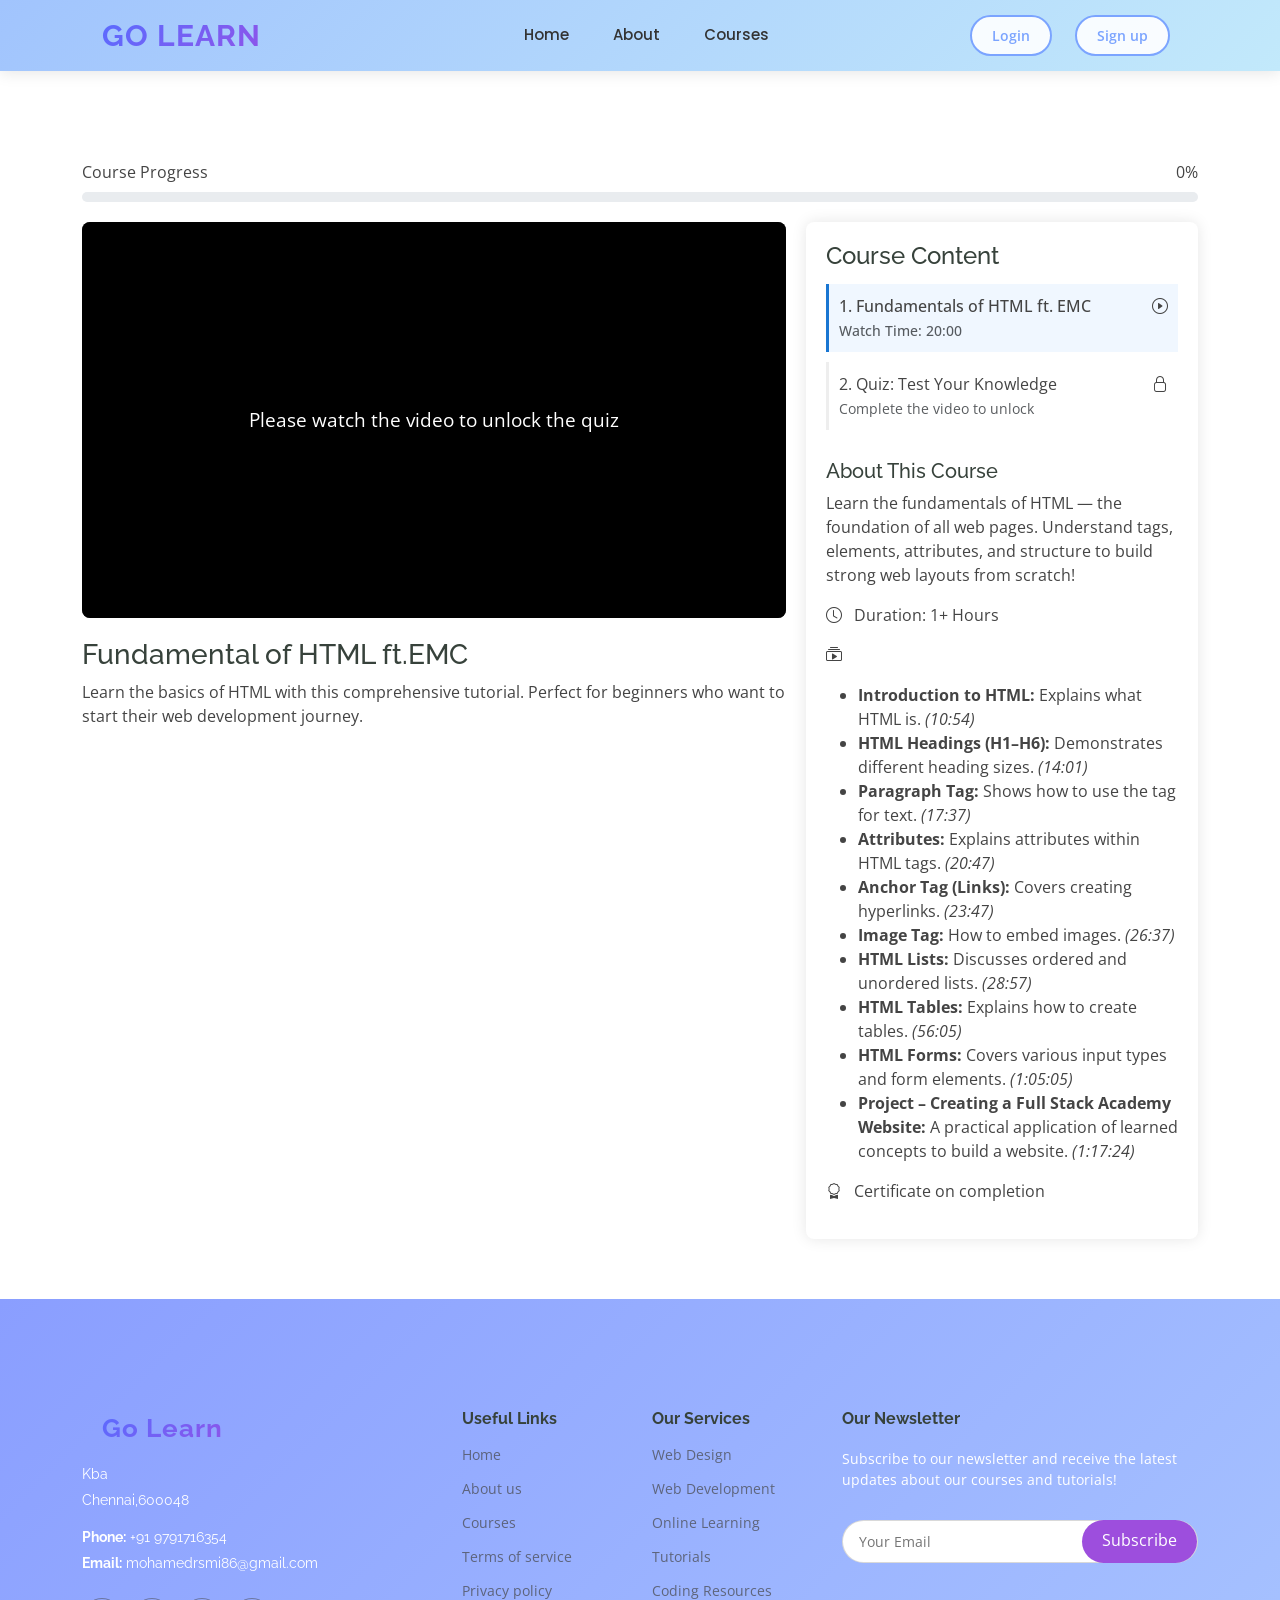
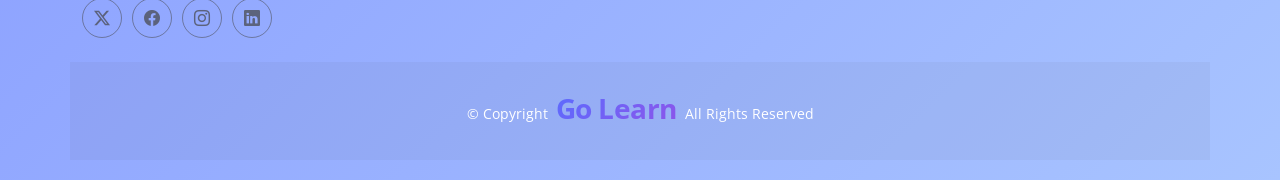
<file: demo.html>
<!DOCTYPE html>
<html lang="en">

<head>
  <meta charset="utf-8">
  <meta content="width=device-width, initial-scale=1.0" name="viewport">
  <title>HTML Fundamentals - FreeLearn</title>
  <meta name="description" content="Watch free courses and earn certificates upon completion">
  <meta name="keywords" content="free courses, online learning, certification, education">

  <!-- Favicons -->
  <link href="assets/img/logo.jpg" rel="icon">
  <link href="assets/img/logo.jpg" rel="apple-touch-icon">

  <!-- Fonts -->
  <link href="https://fonts.googleapis.com" rel="preconnect">
  <link href="https://fonts.gstatic.com" rel="preconnect" crossorigin>
  <link href="https://fonts.googleapis.com/css2?family=Open+Sans:ital,wght@0,300;0,400;0,500;0,600;0,700;0,800;1,300;1,400;1,500;1,600;1,700;1,800&family=Poppins:ital,wght@0,100;0,200;0,300;0,400;0,500;0,600;0,700;0,800;0,900;1,100;1,200;1,300;1,400;1,500;1,600;1,700;1,800;1,900&family=Raleway:ital,wght@0,100;0,200;0,300;0,400;0,500;0,600;0,700;0,800;0,900;1,100;1,200;1,300;1,400;1,500;1,600;1,700;1,800;1,900&display=swap" rel="stylesheet">

  <!-- Vendor CSS Files -->
  <link href="assets/vendor/bootstrap/css/bootstrap.min.css" rel="stylesheet">
  <link href="assets/vendor/bootstrap-icons/bootstrap-icons.css" rel="stylesheet">
  <link href="assets/vendor/aos/aos.css" rel="stylesheet">
  <link href="assets/vendor/glightbox/css/glightbox.min.css" rel="stylesheet">
  <link href="assets/vendor/swiper/swiper-bundle.min.css" rel="stylesheet">

  <!-- Main CSS File -->
  <link href="assets/css/main.css" rel="stylesheet">
  <!-- Custom CSS -->
  <link href="assets/css/custom.css" rel="stylesheet">
  <style>
    /* Minimal CSS to make header fixed without affecting original styles */
    .header {
      position: fixed;
      top: 0;
      left: 0;
      right: 0;
      z-index: 1030;
    }
    
    /* Add padding to body to prevent content from being hidden under fixed header */
    body {
      padding-top: 80px;
    }
    
    /* Ensure smooth scrolling */
    html {
      scroll-padding-top: 80px;
    }
  </style>
  <style>
    .course-container {
      display: flex;
      flex-wrap: wrap;
      gap: 20px;
      margin-top: 20px;
    }
    .video-container {
      flex: 2;
      min-width: 300px;
    }
    .video-wrapper {
      position: relative;
      padding-bottom: 56.25%; /* 16:9 Aspect Ratio */
      height: 0;
      overflow: hidden;
      background: #000;
      border-radius: 8px;
      margin-bottom: 20px;
    }
    .video-wrapper iframe {
      position: absolute;
      top: 0;
      left: 0;
      width: 100%;
      height: 100%;
      border: 0;
    }
    .sidebar {
      flex: 1;
      min-width: 280px;
      background: #fff;
      border-radius: 8px;
      padding: 20px;
      box-shadow: 0 0 15px rgba(0,0,0,0.1);
    }
    .lesson-item {
      padding: 10px;
      margin: 5px 0;
      cursor: pointer;
      border-left: 3px solid #eee;
      transition: all 0.3s;
    }
    .lesson-item:hover {
      background: #f8f9fa;
      border-left-color: #5fcf80;
    }
    .lesson-item.active {
      background: #f0f7ff;
      border-left-color: #1976d2;
      font-weight: 500;
    }
    .quiz-container {
      display: none;
      margin-top: 30px;
      padding: 20px;
      background: #f8f9fa;
      border-radius: 8px;
    }
    .quiz-question {
      margin-bottom: 20px;
      padding-bottom: 15px;
      border-bottom: 1px solid #dee2e6;
    }
    .quiz-options {
      margin-left: 20px;
    }
    .quiz-options label {
      display: block;
      margin: 10px 0;
      cursor: pointer;
    }
    .timer {
      font-size: 1.2em;
      font-weight: bold;
      color: #dc3545;
      margin-bottom: 20px;
      text-align: right;
    }
    .progress-container {
      margin: 20px 0;
    }
    .progress {
      height: 10px;
    }
    .certificate-section {
      display: none;
      text-align: center;
      padding: 40px 20px;
      background: #f8f9fa;
      border-radius: 8px;
      margin-top: 30px;
    }
    .certificate-icon {
      font-size: 4em;
      color: #28a745;
      margin-bottom: 20px;
    }
  </style>
</head>

<body>
    <header id="header" class="header d-flex align-items-center sticky-top">
    <div class="container-fluid container-xl position-relative d-flex align-items-center">
      <a href="index.html" class="logo d-flex align-items-center">
        <h1 class="sitename">Go Learn</h1>
      </a>

      <nav id="navmenu" class="navmenu">
        <ul>
          <li><a href="index.html">Home</a></li>
          <li><a href="about.html">About</a></li>
          <li><a href="courses.html">Courses</a></li>
        </ul>
        <i class="mobile-nav-toggle d-xl-none bi bi-list"></i>
      </nav>

      <div class="header-actions">
        <a href="login.html" class="btn-login me-2">Login</a>
         <a href="login.html" class="btn-login me-2">Sign up</a>
      </div>
    </div>
  </header>
  
  <!-- Mobile Navigation Toggle Script -->
  <script>
    document.addEventListener('DOMContentLoaded', function() {
      const mobileNavToggle = document.querySelector('.mobile-nav-toggle');
      const navmenu = document.getElementById('navmenu');
      
      if (mobileNavToggle && navmenu) {
        mobileNavToggle.addEventListener('click', function(e) {
          navmenu.classList.toggle('mobile-nav-active');
          this.classList.toggle('bi-list');
          this.classList.toggle('bi-x');
        });
      }
      
      // Close mobile menu when clicking on a nav link
      document.querySelectorAll('#navmenu a').forEach(navLink => {
        navLink.addEventListener('click', () => {
          if (navmenu.classList.contains('mobile-nav-active')) {
            mobileNavToggle.click();
          }
        });
      });
      
      // Set active class based on current page
      const currentPage = window.location.pathname.split('/').pop() || 'index.html';
      document.querySelectorAll('#navmenu a').forEach(link => {
        if (link.getAttribute('href') === currentPage) {
          link.classList.add('active');
        }
      });
    });
  </script>

  <main class="main">
   

    <section class="section">
      <div class="container">
        <div class="progress-container">
          <div class="d-flex justify-content-between mb-2">
            <span>Course Progress</span>
            <span id="progress-percent">25%</span>
          </div>
          <div class="progress">
            <div class="progress-bar" role="progressbar" style="width: 25%" aria-valuenow="25" aria-valuemin="0" aria-valuemax="100"></div>
          </div>
        </div>

        <div class="course-container">
          <div class="video-container">
            <div class="video-wrapper">
              <div id="player"></div>
              <div id="video-overlay" style="display: none; position: absolute; top: 0; left: 0; width: 100%; height: 100%; background: rgba(0,0,0,0.7); color: white; display: flex; justify-content: center; align-items: center; font-size: 1.2em;">
                Please watch the video to unlock the quiz
              </div>
            </div>
            
            <div class="video-info">
              <h3 id="current-lesson">Fundamental of HTML ft.EMC</h3>
              <p id="lesson-description">Learn the basics of HTML with this comprehensive tutorial. Perfect for beginners who want to start their web development journey.</p>
            </div>

            <div class="quiz-container" id="quiz-container">
              <h4>Quiz: Test Your Knowledge</h4>
              <div class="timer" id="quiz-timer">Time Remaining: 20:00</div>
              
              <form id="quiz-form">
                <div class="quiz-question">
                  <p>1. What does HTML stand for?</p>
                  <div class="quiz-options">
                    <label><input type="radio" name="q1" value="a"> Hyper Text Markup Language</label>
                    <label><input type="radio" name="q1" value="b"> Hyperlinks and Text Markup Language</label>
                    <label><input type="radio" name="q1" value="c"> Home Tool Markup Language</label>
                  </div>
                </div>
                
                <div class="quiz-question">
                  <p>2. Which CSS property is used to change the text color of an element?</p>
                  <div class="quiz-options">
                    <label><input type="radio" name="q2" value="a"> text-color</label>
                    <label><input type="radio" name="q2" value="b"> font-color</label>
                    <label><input type="radio" name="q2" value="c"> color</label>
                  </div>
                </div>
                
                <button type="button" class="btn btn-primary" id="submit-quiz">Submit Quiz</button>
              </form>
            </div>

            <div class="certificate-section" id="certificate-section">
              <div class="certificate-icon">
                <i class="bi bi-award"></i>
              </div>
              <h3>Congratulations!</h3>
              <p>You have successfully completed the course and passed the quiz with a score of <strong>90%</strong>.</p>
              <p>Your certificate is ready to download. Click the button below to get your certificate.</p>
              <button class="btn btn-success btn-lg mt-3" id="download-certificate">
                <i class="bi bi-download me-2"></i>Download Certificate
              </button>
            </div>
          </div>

          <div class="sidebar">
            <h4>Course Content</h4>
            <div class="list-group" id="lesson-list">
              <div class="lesson-item active" id="video-lesson">
                <div class="d-flex justify-content-between">
                  <span>1. Fundamentals of HTML ft. EMC</span>
                  <i class="bi bi-play-circle"></i>
                </div>
                <small class="text-muted">Watch Time: 20:00</small>
              </div>
              <div class="lesson-item" id="quiz-lesson">
                <div class="d-flex justify-content-between">
                  <span>2. Quiz: Test Your Knowledge</span>
                  <i class="bi bi-lock"></i>
                </div>
                <small class="text-muted">Complete the video to unlock</small>
              </div>
            </div>

            <div class="mt-4">
              <h5>About This Course</h5>
              <p>Learn the fundamentals of HTML — the foundation of all web pages. Understand tags, elements, attributes, and structure to build strong web layouts from scratch!</p>
              
              <div class="course-info mt-3">
                <p><i class="bi bi-clock me-2"></i> Duration: 1+ Hours</p>
                <p><i class="bi bi-collection-play me-2"></i> <ul>
  <li><strong>Introduction to HTML:</strong> Explains what HTML is. <em>(10:54)</em></li>
  <li><strong>HTML Headings (H1–H6):</strong> Demonstrates different heading sizes. <em>(14:01)</em></li>
  <li><strong>Paragraph Tag:</strong> Shows how to use the tag for text. <em>(17:37)</em></li>
  <li><strong>Attributes:</strong> Explains attributes within HTML tags. <em>(20:47)</em></li>
  <li><strong>Anchor Tag (Links):</strong> Covers creating hyperlinks. <em>(23:47)</em></li>
  <li><strong>Image Tag:</strong> How to embed images. <em>(26:37)</em></li>
  <li><strong>HTML Lists:</strong> Discusses ordered and unordered lists. <em>(28:57)</em></li>
  <li><strong>HTML Tables:</strong> Explains how to create tables. <em>(56:05)</em></li>
  <li><strong>HTML Forms:</strong> Covers various input types and form elements. <em>(1:05:05)</em></li>
  <li><strong>Project – Creating a Full Stack Academy Website:</strong> A practical application of learned concepts to build a website. <em>(1:17:24)</em></li>
</ul>
</p>
                <p><i class="bi bi-award me-2"></i> Certificate on completion</p>
              </div>
            </div>
          </div>
        </div>
      </div>
    </section>
  </main>

  <footer id="footer" class="footer position-relative light-background">
    <div class="container footer-top">
      <div class="row gy-4">
        <div class="col-lg-4 col-md-6 footer-about">
          <a href="index.html" class="logo d-flex align-items-center">
            <span class="sitename">Go Learn</span>
          </a>
          <div class="footer-contact pt-3">
            <p>Kba </p>
            <p>Chennai,600048</p>
            <p class="mt-3"><strong>Phone:</strong> <span>+91 9791716354</span></p>
            <p><strong>Email:</strong> <span>mohamedrsmi86@gmail.com</span></p>
          </div>
          <div class="social-links d-flex mt-4">
            <a href=""><i class="bi bi-twitter-x"></i></a>
            <a href=""><i class="bi bi-facebook"></i></a>
            <a href=""><i class="bi bi-instagram"></i></a>
            <a href=""><i class="bi bi-linkedin"></i></a>
          </div>
        </div>

        <div class="col-lg-2 col-md-3 footer-links">
          <h4>Useful Links</h4>
          <ul>
            <li><a href="index.html">Home</a></li>
            <li><a href="about.html">About us</a></li>
            <li><a href="courses.html">Courses</a></li>
            <li><a href="#">Terms of service</a></li>
            <li><a href="#">Privacy policy</a></li>
          </ul>
        </div>

        <div class="col-lg-2 col-md-3 footer-links">
          <h4>Our Services</h4>
          <ul>
            <li><a href="#">Web Design</a></li>
            <li><a href="#">Web Development</a></li>
            <li><a href="#">Online Learning</a></li>
            <li><a href="#">Tutorials</a></li>
            <li><a href="#">Coding Resources</a></li>
          </ul>
        </div>

        <div class="col-lg-4 col-md-12 footer-newsletter">
          <h4>Our Newsletter</h4>
          <p>Subscribe to our newsletter and receive the latest updates about our courses and tutorials!</p>
          <form action="forms/newsletter.php" method="post" class="php-email-form">
            <div class="newsletter-form"><input type="email" name="email" placeholder="Your Email"><input type="submit" value="Subscribe"></div>
            <div class="loading">Loading</div>
            <div class="error-message"></div>
            <div class="sent-message">Your subscription request has been sent. Thank you!</div>
          </form>
        </div>

      </div>
    </div>

    <div class="container copyright text-center mt-4">
      <p>© <span>Copyright</span> <strong class="px-1 sitename">Go Learn</strong> <span>All Rights Reserved</span></p>
      <div class="credits">
        <!-- All the links in the footer should remain intact. -->
        <!-- You can delete the links only if you've purchased the pro version. -->
        <!-- Licensing information: https://bootstrapmade.com/license/ -->
        <!-- Purchase the pro version with working PHP/AJAX newsletter form: [buy-url] -->
        <!-- Designed by <a href="https://bootstrapmade.com/">BootstrapMade</a> -->
      </div>
    </div>
  </footer>

  <!-- Scroll Top -->
  <a href="#" id="scroll-top" class="scroll-top d-flex align-items-center justify-content-center"><i class="bi bi-arrow-up-short"></i></a>

  <!-- Preloader -->
  <div id="preloader">
    <div></div>
    <div></div>
    <div></div>
    <div></div>
  </div>

  <!-- YouTube IFrame API -->
  <script>
    // This function creates a script tag for the YouTube IFrame API
    function loadYouTubeAPI() {
      const tag = document.createElement('script');
      tag.src = 'https://www.youtube.com/iframe_api';
      const firstScriptTag = document.getElementsByTagName('script')[0];
      firstScriptTag.parentNode.insertBefore(tag, firstScriptTag);
    }
    
    // Load the YouTube API when the page loads
    window.onload = loadYouTubeAPI;
  </script>
  
  <!-- Vendor JS Files -->
  <script src="assets/vendor/bootstrap/js/bootstrap.bundle.min.js"></script>
  <script src="assets/vendor/aos/aos.js"></script>

  <!-- Main JS File -->
  <script src="assets/js/main.js"></script>

  <script>
    // YouTube Player API
    let player;
    let videoWatched = false;
    let videoDuration = 0;
    let currentTime = 0;
    let checkInterval;
    let quizUnlocked = false;
    
    // This function is called by the YouTube IFrame API when it's ready
    function onYouTubeIframeAPIReady() {
      try {
        player = new YT.Player('player', {
          height: '100%',
          width: '100%',
          videoId: 'W9nZ6u15yis',

          playerVars: {
            'enablejsapi': 1,
            'origin': window.location.origin,
            'playsinline': 1,
            'controls': 1,
            'disablekb': 1,
            'fs': 1,
            'modestbranding': 1,
            'rel': 0,
            'autoplay': 0,  // Disable autoplay to prevent conflicts
            'iv_load_policy': 3  // Hide annotations
          },
          events: {
            'onReady': onPlayerReady,
            'onStateChange': onPlayerStateChange,
            'onError': onPlayerError
          }
        });
      } catch (error) {
        console.error('Error initializing YouTube player:', error);
      }
    }

    function onPlayerReady(event) {
      try {
        // Get video duration when player is ready
        videoDuration = player.getDuration();
        
        // Make sure the overlay is initially visible
        const overlay = document.getElementById('video-overlay');
        if (overlay) {
          overlay.style.display = 'flex';
        }
        
        // Clear any existing intervals to prevent duplicates
        if (checkInterval) clearInterval(checkInterval);
        
        // Start checking playback progress with a more robust interval
        checkInterval = setInterval(checkPlayback, 500); // More frequent checks for smoother control
        
        // Preload the video for better performance
        player.loadVideoById({
  videoId: 'W9nZ6u15yis',

          suggestedQuality: 'hd720'  // Request HD quality if available
        });
        
        console.log('YouTube player is ready');
      } catch (error) {
        console.error('Error in onPlayerReady:', error);
      }
    }

    function onPlayerStateChange(event) {
      try {
        const overlay = document.getElementById('video-overlay');
        
        switch (event.data) {
          case YT.PlayerState.PLAYING:
            if (overlay) overlay.style.display = 'none';
            videoWatched = false;
            break;
            
          case YT.PlayerState.PAUSED:
            if (overlay) overlay.style.display = 'flex';
            // Removed auto-resume functionality
            break;
            
          case YT.PlayerState.ENDED:
            if (!quizUnlocked) {
              unlockQuiz();
              videoWatched = true;
            }
            break;
            
          case YT.PlayerState.BUFFERING:
            // Handle buffering state if needed
            break;
            
          case YT.PlayerState.CUED:
            // Video is cued and ready to play
            break;
        }
      } catch (error) {
        console.error('Error in onPlayerStateChange:', error);
      }
    }
    
    // Handle player errors
    function onPlayerError(event) {
      console.error('YouTube Player Error:', event.data);
      // Attempt to recover from error
      try {
        if (player && typeof player.playVideo === 'function') {
          setTimeout(() => {
            player.playVideo();
          }, 1000);
        }
      } catch (e) {
        console.error('Error recovering from player error:', e);
      }
    }

    function checkPlayback() {
      if (!player) return;
      
      try {
        const newTime = player.getCurrentTime();
        const state = player.getPlayerState();
        
        if (state === YT.PlayerState.PLAYING) {
          // Prevent seeking forward more than 5 seconds
          if (newTime > currentTime + 5) {
            player.seekTo(currentTime, true);
            return;
          }
          
          // Update current time if it's a small increment
          if (newTime > currentTime) {
            currentTime = newTime;
          }
          
          // Check if video is mostly watched (95%)
          if (!videoWatched && videoDuration > 0 && (currentTime / videoDuration) > 0.95) {
            videoWatched = true;
            unlockQuiz();
          }
        }
      } catch (error) {
        console.error('Error in checkPlayback:', error);
      }
    }
    
    function unlockQuiz() {
      if (quizUnlocked) return;
      
      quizUnlocked = true;
      const quizLesson = document.getElementById('quiz-lesson');
      const quizIcon = quizLesson.querySelector('i');
      const quizNote = quizLesson.querySelector('small');
      
      // Update UI
      quizLesson.classList.add('unlocked');
      quizLesson.style.cursor = 'pointer';
      quizIcon.className = 'bi bi-question-circle text-primary';
      quizNote.textContent = 'Click to take the quiz';
      quizNote.className = 'text-primary';
      
      // Add click handler
      quizLesson.addEventListener('click', function() {
    document.getElementById('quiz-container').style.display = 'block';
    startQuizTimer();
    document.getElementById('quiz-container').scrollIntoView({ behavior: 'smooth' });
});

      
      // Update progress
      updateProgress(50);
    }
    
    // Quiz functionality
    let timeLeft = 20 * 60; // 20 minutes in seconds
    let timerInterval;
    
    function startQuizTimer() {
      clearInterval(timerInterval);
      updateTimerDisplay();
      
      timerInterval = setInterval(function() {
        timeLeft--;
        updateTimerDisplay();
        
        if (timeLeft <= 0) {
          clearInterval(timerInterval);
          alert('Time\'s up! Your quiz will be submitted automatically.');
          submitQuiz();
        }
      }, 1000);
    }
    
    function updateTimerDisplay() {
      const minutes = Math.floor(timeLeft / 60);
      const seconds = timeLeft % 60;
      document.getElementById('quiz-timer').textContent = `Time Remaining: ${minutes}:${seconds < 10 ? '0' : ''}${seconds}`;
    }
    
    function updateProgress(percent) {
      const progressBar = document.querySelector('.progress-bar');
      const progressPercent = document.getElementById('progress-percent');
      
      progressBar.style.width = `${percent}%`;
      progressBar.setAttribute('aria-valuenow', percent);
      progressPercent.textContent = `${percent}%`;
    }
    
    // Handle quiz submission
    document.getElementById('submit-quiz').addEventListener('click', submitQuiz);
    
    function submitQuiz() {
      clearInterval(timerInterval);
      
      // In a real app, you would validate answers here
      const score = 90; // Example score
      
      // Show certificate section
      document.getElementById('quiz-container').style.display = 'none';
      document.getElementById('certificate-section').style.display = 'block';
      
      // Update progress to 100%
      updateProgress(100);
    }
    
    // Handle certificate download
    document.getElementById('download-certificate').addEventListener('click', () => {
  const link = document.createElement('a');
  link.href = 'assets/img/certificate.jpg'; // your real certificate file
  link.download = 'GoLearn-Certificate.jpg';
  link.click();
});

    
    // Initialize
    document.addEventListener('DOMContentLoaded', function() {
      try {
        // Initialize progress
        updateProgress(0);
        
        // Add click handler to the overlay to start the video
        const overlay = document.getElementById('video-overlay');
        if (overlay) {
          overlay.addEventListener('click', function() {
            try {
              if (player && typeof player.playVideo === 'function') {
                // If video hasn't started, load it first
                if (player.getPlayerState() === YT.PlayerState.UNSTARTED) {
                  player.loadVideoById('W9nZ6u15yis', 0, 'hd720');

                }
                player.playVideo();
              }
            } catch (e) {
              console.error('Error starting video:', e);
            }
          });
        }
        
        // Add error boundary for unhandled promise rejections
        window.addEventListener('unhandledrejection', function(event) {
          console.error('Unhandled promise rejection:', event.reason);
        });
        
        console.log('DOM fully loaded');
      } catch (error) {
        console.error('Error in DOMContentLoaded:', error);
      }
    });
    
    // Clean up on page unload
    window.addEventListener('beforeunload', function() {
      if (checkInterval) clearInterval(checkInterval);
      if (player && typeof player.destroy === 'function') {
        player.destroy();
      }
    });
  </script>
</body>
</html>
</file>
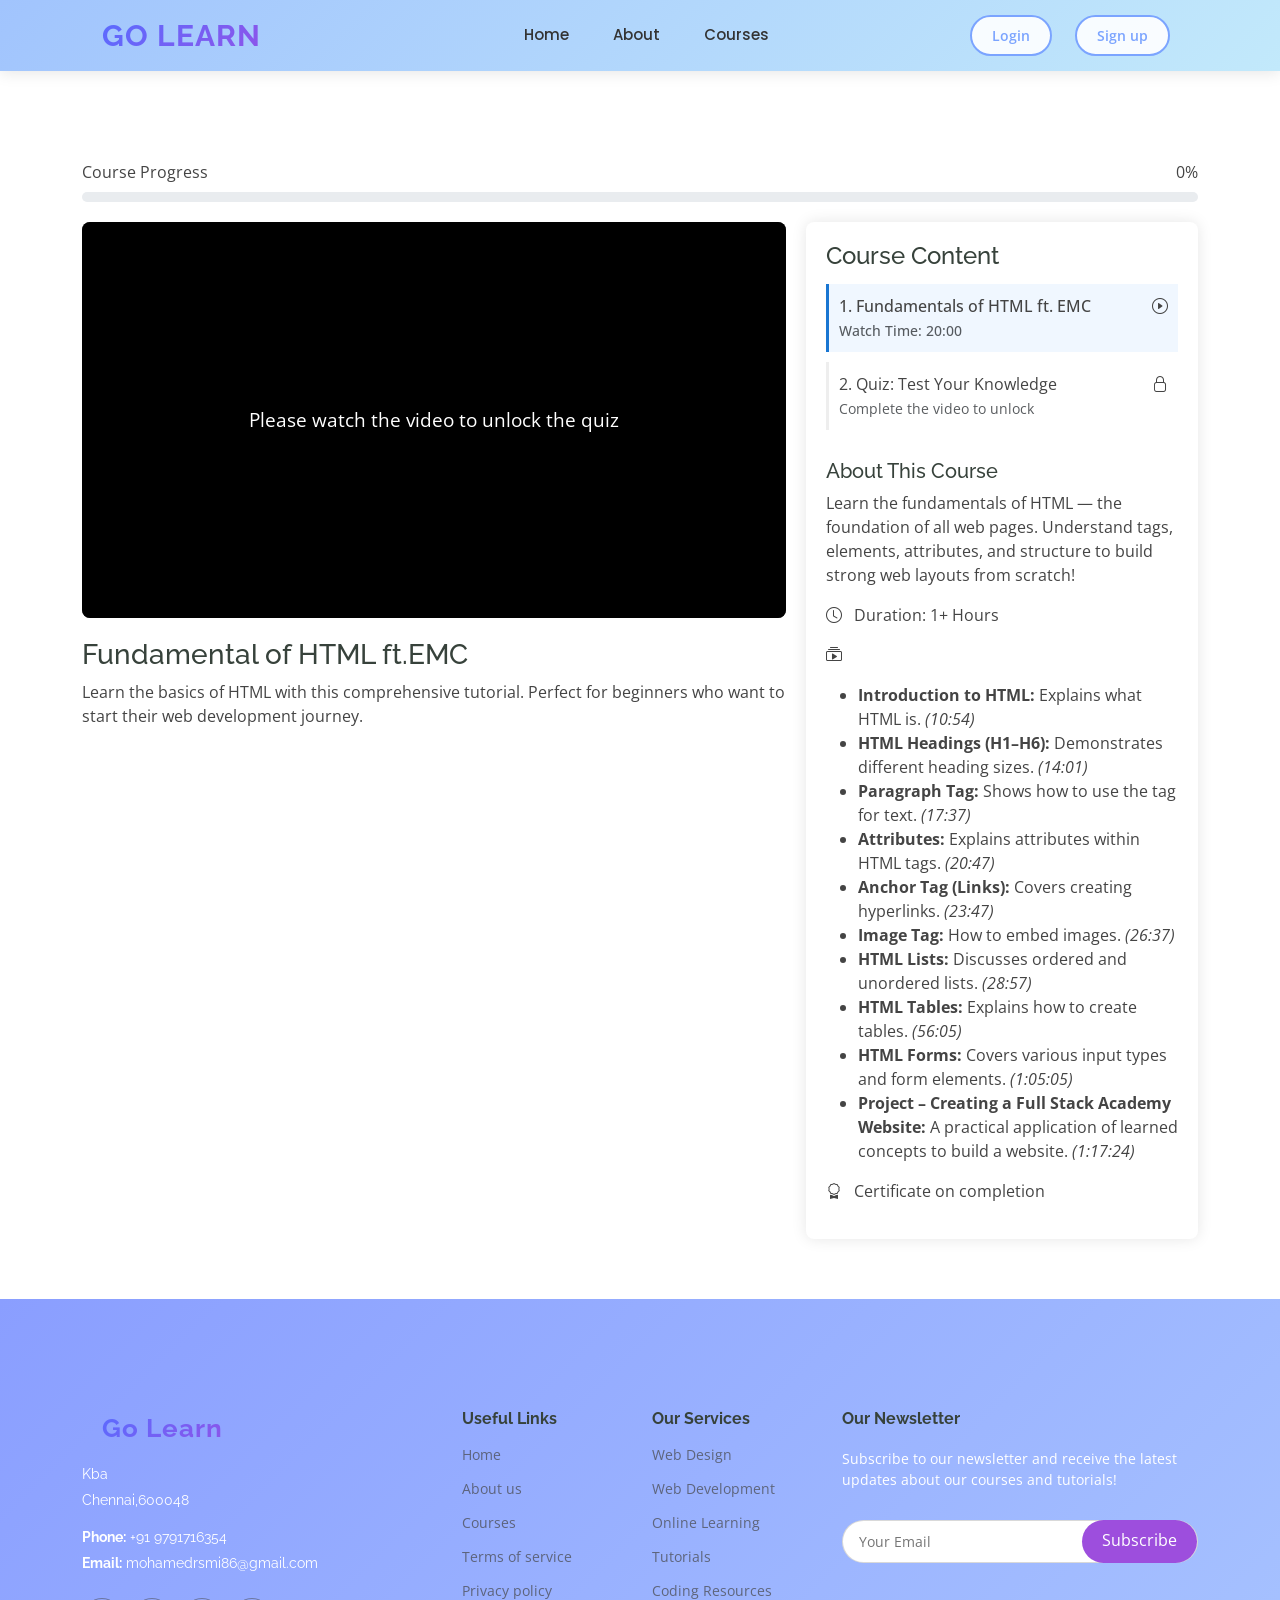
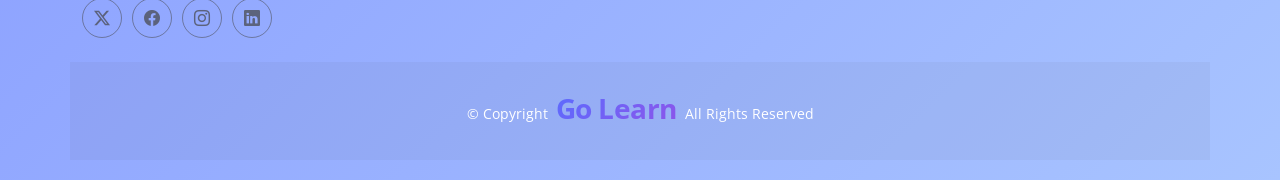
<file: html.html>
<!DOCTYPE html>
<html lang="en">

<head>
  <meta charset="utf-8">
  <meta content="width=device-width, initial-scale=1.0" name="viewport">
  <title>HTML Fundamentals - FreeLearn</title>
  <meta name="description" content="Watch free courses and earn certificates upon completion">
  <meta name="keywords" content="free courses, online learning, certification, education">

  <!-- Favicons -->
  <link href="assets/img/logo.jpg" rel="icon">
  <link href="assets/img/logo.jpg" rel="apple-touch-icon">

  <!-- Fonts -->
  <link href="https://fonts.googleapis.com" rel="preconnect">
  <link href="https://fonts.gstatic.com" rel="preconnect" crossorigin>
  <link href="https://fonts.googleapis.com/css2?family=Open+Sans:ital,wght@0,300;0,400;0,500;0,600;0,700;0,800;1,300;1,400;1,500;1,600;1,700;1,800&family=Poppins:ital,wght@0,100;0,200;0,300;0,400;0,500;0,600;0,700;0,800;0,900;1,100;1,200;1,300;1,400;1,500;1,600;1,700;1,800;1,900&family=Raleway:ital,wght@0,100;0,200;0,300;0,400;0,500;0,600;0,700;0,800;0,900;1,100;1,200;1,300;1,400;1,500;1,600;1,700;1,800;1,900&display=swap" rel="stylesheet">

  <!-- Vendor CSS Files -->
  <link href="assets/vendor/bootstrap/css/bootstrap.min.css" rel="stylesheet">
  <link href="assets/vendor/bootstrap-icons/bootstrap-icons.css" rel="stylesheet">
  <link href="assets/vendor/aos/aos.css" rel="stylesheet">
  <link href="assets/vendor/glightbox/css/glightbox.min.css" rel="stylesheet">
  <link href="assets/vendor/swiper/swiper-bundle.min.css" rel="stylesheet">

  <!-- Main CSS File -->
  <link href="assets/css/main.css" rel="stylesheet">
  <!-- Custom CSS -->
  <link href="assets/css/custom.css" rel="stylesheet">
  <style>
    /* Minimal CSS to make header fixed without affecting original styles */
    .header {
      position: fixed;
      top: 0;
      left: 0;
      right: 0;
      z-index: 1030;
    }
    
    /* Add padding to body to prevent content from being hidden under fixed header */
    body {
      padding-top: 80px;
    }
    
    /* Ensure smooth scrolling */
    html {
      scroll-padding-top: 80px;
    }
  </style>
  <style>
    .course-container {
      display: flex;
      flex-wrap: wrap;
      gap: 20px;
      margin-top: 20px;
    }
    .video-container {
      flex: 2;
      min-width: 300px;
    }
    .video-wrapper {
      position: relative;
      padding-bottom: 56.25%; /* 16:9 Aspect Ratio */
      height: 0;
      overflow: hidden;
      background: #000;
      border-radius: 8px;
      margin-bottom: 20px;
    }
    .video-wrapper iframe {
      position: absolute;
      top: 0;
      left: 0;
      width: 100%;
      height: 100%;
      border: 0;
    }
    .sidebar {
      flex: 1;
      min-width: 280px;
      background: #fff;
      border-radius: 8px;
      padding: 20px;
      box-shadow: 0 0 15px rgba(0,0,0,0.1);
    }
    .lesson-item {
      padding: 10px;
      margin: 5px 0;
      cursor: pointer;
      border-left: 3px solid #eee;
      transition: all 0.3s;
    }
    .lesson-item:hover {
      background: #f8f9fa;
      border-left-color: #5fcf80;
    }
    .lesson-item.active {
      background: #f0f7ff;
      border-left-color: #1976d2;
      font-weight: 500;
    }
    .quiz-container {
      display: none;
      margin-top: 30px;
      padding: 20px;
      background: #f8f9fa;
      border-radius: 8px;
    }
    .quiz-question {
      margin-bottom: 20px;
      padding-bottom: 15px;
      border-bottom: 1px solid #dee2e6;
    }
    .quiz-options {
      margin-left: 20px;
    }
    .quiz-options label {
      display: block;
      margin: 10px 0;
      cursor: pointer;
    }
    .timer {
      font-size: 1.2em;
      font-weight: bold;
      color: #dc3545;
      margin-bottom: 20px;
      text-align: right;
    }
    .progress-container {
      margin: 20px 0;
    }
    .progress {
      height: 10px;
    }
    .certificate-section {
      display: none;
      text-align: center;
      padding: 40px 20px;
      background: #f8f9fa;
      border-radius: 8px;
      margin-top: 30px;
    }
    .certificate-icon {
      font-size: 4em;
      color: #28a745;
      margin-bottom: 20px;
    }
  </style>
</head>

<body>
    <header id="header" class="header d-flex align-items-center sticky-top">
    <div class="container-fluid container-xl position-relative d-flex align-items-center">
      <a href="index.html" class="logo d-flex align-items-center">
        <h1 class="sitename">Go Learn</h1>
      </a>

      <nav id="navmenu" class="navmenu">
        <ul>
          <li><a href="index.html">Home</a></li>
          <li><a href="about.html">About</a></li>
          <li><a href="courses.html">Courses</a></li>
        </ul>
        <i class="mobile-nav-toggle d-xl-none bi bi-list"></i>
      </nav>

      <div class="header-actions">
        <a href="login.html" class="btn-login me-2">Login</a>
         <a href="login.html" class="btn-login me-2">Sign up</a>
      </div>
    </div>
  </header>
  
  <!-- Mobile Navigation Toggle Script -->
  <script>
    document.addEventListener('DOMContentLoaded', function() {
      const mobileNavToggle = document.querySelector('.mobile-nav-toggle');
      const navmenu = document.getElementById('navmenu');
      
      if (mobileNavToggle && navmenu) {
        mobileNavToggle.addEventListener('click', function(e) {
          navmenu.classList.toggle('mobile-nav-active');
          this.classList.toggle('bi-list');
          this.classList.toggle('bi-x');
        });
      }
      
      // Close mobile menu when clicking on a nav link
      document.querySelectorAll('#navmenu a').forEach(navLink => {
        navLink.addEventListener('click', () => {
          if (navmenu.classList.contains('mobile-nav-active')) {
            mobileNavToggle.click();
          }
        });
      });
      
      // Set active class based on current page
      const currentPage = window.location.pathname.split('/').pop() || 'index.html';
      document.querySelectorAll('#navmenu a').forEach(link => {
        if (link.getAttribute('href') === currentPage) {
          link.classList.add('active');
        }
      });
    });
  </script>

  <main class="main">
   

    <section class="section">
      <div class="container">
        <div class="progress-container">
          <div class="d-flex justify-content-between mb-2">
            <span>Course Progress</span>
            <span id="progress-percent">25%</span>
          </div>
          <div class="progress">
            <div class="progress-bar" role="progressbar" style="width: 25%" aria-valuenow="25" aria-valuemin="0" aria-valuemax="100"></div>
          </div>
        </div>

        <div class="course-container">
          <div class="video-container">
            <div class="video-wrapper">
              <div id="player"></div>
              <div id="video-overlay" style="display: none; position: absolute; top: 0; left: 0; width: 100%; height: 100%; background: rgba(0,0,0,0.7); color: white; display: flex; justify-content: center; align-items: center; font-size: 1.2em;">
                Please watch the video to unlock the quiz
              </div>
            </div>
            
            <div class="video-info">
              <h3 id="current-lesson">Fundamental of HTML ft.EMC</h3>
              <p id="lesson-description">Learn the basics of HTML with this comprehensive tutorial. Perfect for beginners who want to start their web development journey.</p>
            </div>

            <div class="quiz-container" id="quiz-container">
              <h4>Quiz: Test Your Knowledge</h4>
              <div class="timer" id="quiz-timer">Time Remaining: 20:00</div>
              
              <form id="quiz-form">
                <div class="quiz-question">
                  <p>1. What does HTML stand for?</p>
                  <div class="quiz-options">
                    <label><input type="radio" name="q1" value="a"> Hyper Text Markup Language</label>
                    <label><input type="radio" name="q1" value="b"> Hyperlinks and Text Markup Language</label>
                    <label><input type="radio" name="q1" value="c"> Home Tool Markup Language</label>
                  </div>
                </div>
                
                <div class="quiz-question">
                  <p>2. Which CSS property is used to change the text color of an element?</p>
                  <div class="quiz-options">
                    <label><input type="radio" name="q2" value="a"> text-color</label>
                    <label><input type="radio" name="q2" value="b"> font-color</label>
                    <label><input type="radio" name="q2" value="c"> color</label>
                  </div>
                </div>
                
                <button type="button" class="btn btn-primary" id="submit-quiz">Submit Quiz</button>
              </form>
            </div>

            <div class="certificate-section" id="certificate-section">
              <div class="certificate-icon">
                <i class="bi bi-award"></i>
              </div>
              <h3>Congratulations!</h3>
              <p>You have successfully completed the course and passed the quiz with a score of <strong>90%</strong>.</p>
              <p>Your certificate is ready to download. Click the button below to get your certificate.</p>
              <button class="btn btn-success btn-lg mt-3" id="download-certificate">
                <i class="bi bi-download me-2"></i>Download Certificate
              </button>
            </div>
          </div>

          <div class="sidebar">
            <h4>Course Content</h4>
            <div class="list-group" id="lesson-list">
              <div class="lesson-item active" id="video-lesson">
                <div class="d-flex justify-content-between">
                  <span>1. Fundamentals of HTML ft. EMC</span>
                  <i class="bi bi-play-circle"></i>
                </div>
                <small class="text-muted">Watch Time: 20:00</small>
              </div>
              <div class="lesson-item" id="quiz-lesson">
                <div class="d-flex justify-content-between">
                  <span>2. Quiz: Test Your Knowledge</span>
                  <i class="bi bi-lock"></i>
                </div>
                <small class="text-muted">Complete the video to unlock</small>
              </div>
            </div>

            <div class="mt-4">
              <h5>About This Course</h5>
              <p>Learn the fundamentals of HTML — the foundation of all web pages. Understand tags, elements, attributes, and structure to build strong web layouts from scratch!</p>
              
              <div class="course-info mt-3">
                <p><i class="bi bi-clock me-2"></i> Duration: 1+ Hours</p>
                <p><i class="bi bi-collection-play me-2"></i> <ul>
  <li><strong>Introduction to HTML:</strong> Explains what HTML is. <em>(10:54)</em></li>
  <li><strong>HTML Headings (H1–H6):</strong> Demonstrates different heading sizes. <em>(14:01)</em></li>
  <li><strong>Paragraph Tag:</strong> Shows how to use the tag for text. <em>(17:37)</em></li>
  <li><strong>Attributes:</strong> Explains attributes within HTML tags. <em>(20:47)</em></li>
  <li><strong>Anchor Tag (Links):</strong> Covers creating hyperlinks. <em>(23:47)</em></li>
  <li><strong>Image Tag:</strong> How to embed images. <em>(26:37)</em></li>
  <li><strong>HTML Lists:</strong> Discusses ordered and unordered lists. <em>(28:57)</em></li>
  <li><strong>HTML Tables:</strong> Explains how to create tables. <em>(56:05)</em></li>
  <li><strong>HTML Forms:</strong> Covers various input types and form elements. <em>(1:05:05)</em></li>
  <li><strong>Project – Creating a Full Stack Academy Website:</strong> A practical application of learned concepts to build a website. <em>(1:17:24)</em></li>
</ul>
</p>
                <p><i class="bi bi-award me-2"></i> Certificate on completion</p>
              </div>
            </div>
          </div>
        </div>
      </div>
    </section>
  </main>

  <footer id="footer" class="footer position-relative light-background">
    <div class="container footer-top">
      <div class="row gy-4">
        <div class="col-lg-4 col-md-6 footer-about">
          <a href="index.html" class="logo d-flex align-items-center">
            <span class="sitename">Go Learn</span>
          </a>
          <div class="footer-contact pt-3">
            <p>Kba </p>
            <p>Chennai,600048</p>
            <p class="mt-3"><strong>Phone:</strong> <span>+91 9791716354</span></p>
            <p><strong>Email:</strong> <span>mohamedrsmi86@gmail.com</span></p>
          </div>
          <div class="social-links d-flex mt-4">
            <a href=""><i class="bi bi-twitter-x"></i></a>
            <a href=""><i class="bi bi-facebook"></i></a>
            <a href=""><i class="bi bi-instagram"></i></a>
            <a href=""><i class="bi bi-linkedin"></i></a>
          </div>
        </div>

        <div class="col-lg-2 col-md-3 footer-links">
          <h4>Useful Links</h4>
          <ul>
            <li><a href="index.html">Home</a></li>
            <li><a href="about.html">About us</a></li>
            <li><a href="courses.html">Courses</a></li>
            <li><a href="#">Terms of service</a></li>
            <li><a href="#">Privacy policy</a></li>
          </ul>
        </div>

        <div class="col-lg-2 col-md-3 footer-links">
          <h4>Our Services</h4>
          <ul>
            <li><a href="#">Web Design</a></li>
            <li><a href="#">Web Development</a></li>
            <li><a href="#">Online Learning</a></li>
            <li><a href="#">Tutorials</a></li>
            <li><a href="#">Coding Resources</a></li>
          </ul>
        </div>

        <div class="col-lg-4 col-md-12 footer-newsletter">
          <h4>Our Newsletter</h4>
          <p>Subscribe to our newsletter and receive the latest updates about our courses and tutorials!</p>
          <form action="forms/newsletter.php" method="post" class="php-email-form">
            <div class="newsletter-form"><input type="email" name="email" placeholder="Your Email"><input type="submit" value="Subscribe"></div>
            <div class="loading">Loading</div>
            <div class="error-message"></div>
            <div class="sent-message">Your subscription request has been sent. Thank you!</div>
          </form>
        </div>

      </div>
    </div>

    <div class="container copyright text-center mt-4">
      <p>© <span>Copyright</span> <strong class="px-1 sitename">Go Learn</strong> <span>All Rights Reserved</span></p>
      <div class="credits">
        <!-- All the links in the footer should remain intact. -->
        <!-- You can delete the links only if you've purchased the pro version. -->
        <!-- Licensing information: https://bootstrapmade.com/license/ -->
        <!-- Purchase the pro version with working PHP/AJAX newsletter form: [buy-url] -->
        <!-- Designed by <a href="https://bootstrapmade.com/">BootstrapMade</a> -->
      </div>
    </div>
  </footer>

  <!-- Scroll Top -->
  <a href="#" id="scroll-top" class="scroll-top d-flex align-items-center justify-content-center"><i class="bi bi-arrow-up-short"></i></a>

  <!-- Preloader -->
  <div id="preloader">
    <div></div>
    <div></div>
    <div></div>
    <div></div>
  </div>

  <!-- YouTube IFrame API -->
  <script>
    // This function creates a script tag for the YouTube IFrame API
    function loadYouTubeAPI() {
      const tag = document.createElement('script');
      tag.src = 'https://www.youtube.com/iframe_api';
      const firstScriptTag = document.getElementsByTagName('script')[0];
      firstScriptTag.parentNode.insertBefore(tag, firstScriptTag);
    }
    
    // Load the YouTube API when the page loads
    window.onload = loadYouTubeAPI;
  </script>
  
  <!-- Vendor JS Files -->
  <script src="assets/vendor/bootstrap/js/bootstrap.bundle.min.js"></script>
  <script src="assets/vendor/aos/aos.js"></script>

  <!-- Main JS File -->
  <script src="assets/js/main.js"></script>

  <script>
    // YouTube Player API
    let player;
    let videoWatched = false;
    let videoDuration = 0;
    let currentTime = 0;
    let checkInterval;
    let quizUnlocked = false;
    
    // This function is called by the YouTube IFrame API when it's ready
    function onYouTubeIframeAPIReady() {
      try {
        player = new YT.Player('player', {
          height: '100%',
          width: '100%',
          videoId: 'FYErehuSuuw',
          playerVars: {
            'enablejsapi': 1,
            'origin': window.location.origin,
            'playsinline': 1,
            'controls': 1,
            'disablekb': 1,
            'fs': 1,
            'modestbranding': 1,
            'rel': 0,
            'autoplay': 0,  // Disable autoplay to prevent conflicts
            'iv_load_policy': 3  // Hide annotations
          },
          events: {
            'onReady': onPlayerReady,
            'onStateChange': onPlayerStateChange,
            'onError': onPlayerError
          }
        });
      } catch (error) {
        console.error('Error initializing YouTube player:', error);
      }
    }

    function onPlayerReady(event) {
      try {
        // Get video duration when player is ready
        videoDuration = player.getDuration();
        
        // Make sure the overlay is initially visible
        const overlay = document.getElementById('video-overlay');
        if (overlay) {
          overlay.style.display = 'flex';
        }
        
        // Clear any existing intervals to prevent duplicates
        if (checkInterval) clearInterval(checkInterval);
        
        // Start checking playback progress with a more robust interval
        checkInterval = setInterval(checkPlayback, 500); // More frequent checks for smoother control
        
        // Preload the video for better performance
        player.loadVideoById({
          videoId: 'FYErehuSuuw',
          suggestedQuality: 'hd720'  // Request HD quality if available
        });
        
        console.log('YouTube player is ready');
      } catch (error) {
        console.error('Error in onPlayerReady:', error);
      }
    }

    function onPlayerStateChange(event) {
      try {
        const overlay = document.getElementById('video-overlay');
        
        switch (event.data) {
          case YT.PlayerState.PLAYING:
            if (overlay) overlay.style.display = 'none';
            videoWatched = false;
            break;
            
          case YT.PlayerState.PAUSED:
            if (overlay) overlay.style.display = 'flex';
            // Removed auto-resume functionality
            break;
            
          case YT.PlayerState.ENDED:
            if (!quizUnlocked) {
              unlockQuiz();
              videoWatched = true;
            }
            break;
            
          case YT.PlayerState.BUFFERING:
            // Handle buffering state if needed
            break;
            
          case YT.PlayerState.CUED:
            // Video is cued and ready to play
            break;
        }
      } catch (error) {
        console.error('Error in onPlayerStateChange:', error);
      }
    }
    
    // Handle player errors
    function onPlayerError(event) {
      console.error('YouTube Player Error:', event.data);
      // Attempt to recover from error
      try {
        if (player && typeof player.playVideo === 'function') {
          setTimeout(() => {
            player.playVideo();
          }, 1000);
        }
      } catch (e) {
        console.error('Error recovering from player error:', e);
      }
    }

    function checkPlayback() {
      if (!player) return;
      
      try {
        const newTime = player.getCurrentTime();
        const state = player.getPlayerState();
        
        if (state === YT.PlayerState.PLAYING) {
          // Prevent seeking forward more than 5 seconds
          if (newTime > currentTime + 5) {
            player.seekTo(currentTime, true);
            return;
          }
          
          // Update current time if it's a small increment
          if (newTime > currentTime) {
            currentTime = newTime;
          }
          
          // Check if video is mostly watched (95%)
          if (!videoWatched && videoDuration > 0 && (currentTime / videoDuration) > 0.95) {
            videoWatched = true;
            unlockQuiz();
          }
        }
      } catch (error) {
        console.error('Error in checkPlayback:', error);
      }
    }
    
    function unlockQuiz() {
      if (quizUnlocked) return;
      
      quizUnlocked = true;
      const quizLesson = document.getElementById('quiz-lesson');
      const quizIcon = quizLesson.querySelector('i');
      const quizNote = quizLesson.querySelector('small');
      
      // Update UI
      quizLesson.classList.add('unlocked');
      quizLesson.style.cursor = 'pointer';
      quizIcon.className = 'bi bi-question-circle text-primary';
      quizNote.textContent = 'Click to take the quiz';
      quizNote.className = 'text-primary';
      
      // Add click handler
      quizLesson.addEventListener('click', function() {
        document.querySelector('.video-container').style.display = 'none';
        document.getElementById('quiz-container').style.display = 'block';
        startQuizTimer();
      });
      
      // Update progress
      updateProgress(50);
    }
    
    // Quiz functionality
    let timeLeft = 20 * 60; // 20 minutes in seconds
    let timerInterval;
    
    function startQuizTimer() {
      clearInterval(timerInterval);
      updateTimerDisplay();
      
      timerInterval = setInterval(function() {
        timeLeft--;
        updateTimerDisplay();
        
        if (timeLeft <= 0) {
          clearInterval(timerInterval);
          alert('Time\'s up! Your quiz will be submitted automatically.');
          submitQuiz();
        }
      }, 1000);
    }
    
    function updateTimerDisplay() {
      const minutes = Math.floor(timeLeft / 60);
      const seconds = timeLeft % 60;
      document.getElementById('quiz-timer').textContent = `Time Remaining: ${minutes}:${seconds < 10 ? '0' : ''}${seconds}`;
    }
    
    function updateProgress(percent) {
      const progressBar = document.querySelector('.progress-bar');
      const progressPercent = document.getElementById('progress-percent');
      
      progressBar.style.width = `${percent}%`;
      progressBar.setAttribute('aria-valuenow', percent);
      progressPercent.textContent = `${percent}%`;
    }
    
    // Handle quiz submission
    document.getElementById('submit-quiz').addEventListener('click', submitQuiz);
    
    function submitQuiz() {
      clearInterval(timerInterval);
      
      // In a real app, you would validate answers here
      const score = 90; // Example score
      
      // Show certificate section
      document.getElementById('quiz-container').style.display = 'none';
      document.getElementById('certificate-section').style.display = 'block';
      
      // Update progress to 100%
      updateProgress(100);
    }
    
    // Handle certificate download
    document.getElementById('download-certificate').addEventListener('click', function() {
      alert('Certificate downloaded! In a real app, this would generate and download a PDF certificate.');
    });
    
    // Initialize
    document.addEventListener('DOMContentLoaded', function() {
      try {
        // Initialize progress
        updateProgress(0);
        
        // Add click handler to the overlay to start the video
        const overlay = document.getElementById('video-overlay');
        if (overlay) {
          overlay.addEventListener('click', function() {
            try {
              if (player && typeof player.playVideo === 'function') {
                // If video hasn't started, load it first
                if (player.getPlayerState() === YT.PlayerState.UNSTARTED) {
                  player.loadVideoById('FYErehuSuuw', 0, 'hd720');
                }
                player.playVideo();
              }
            } catch (e) {
              console.error('Error starting video:', e);
            }
          });
        }
        
        // Add error boundary for unhandled promise rejections
        window.addEventListener('unhandledrejection', function(event) {
          console.error('Unhandled promise rejection:', event.reason);
        });
        
        console.log('DOM fully loaded');
      } catch (error) {
        console.error('Error in DOMContentLoaded:', error);
      }
    });
    
    // Clean up on page unload
    window.addEventListener('beforeunload', function() {
      if (checkInterval) clearInterval(checkInterval);
      if (player && typeof player.destroy === 'function') {
        player.destroy();
      }
    });
  </script>
</body>
</html>
</file>
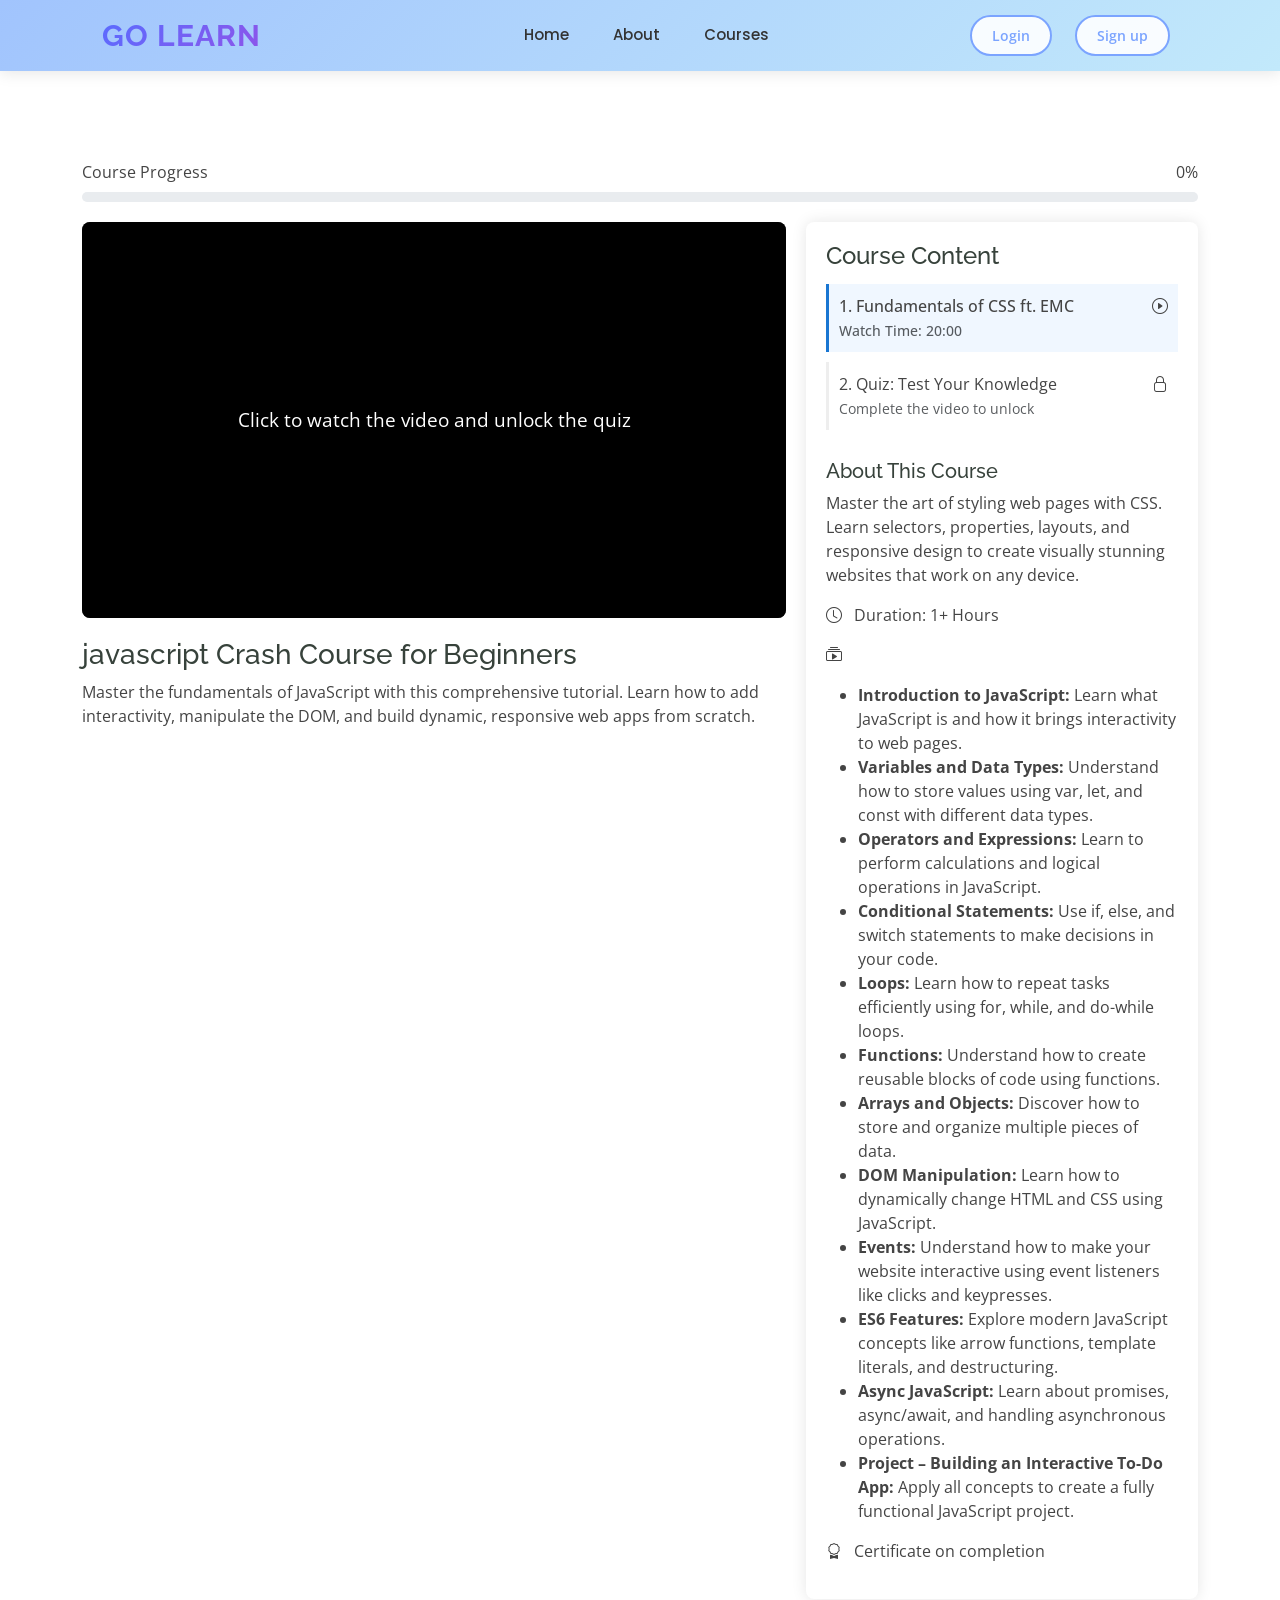
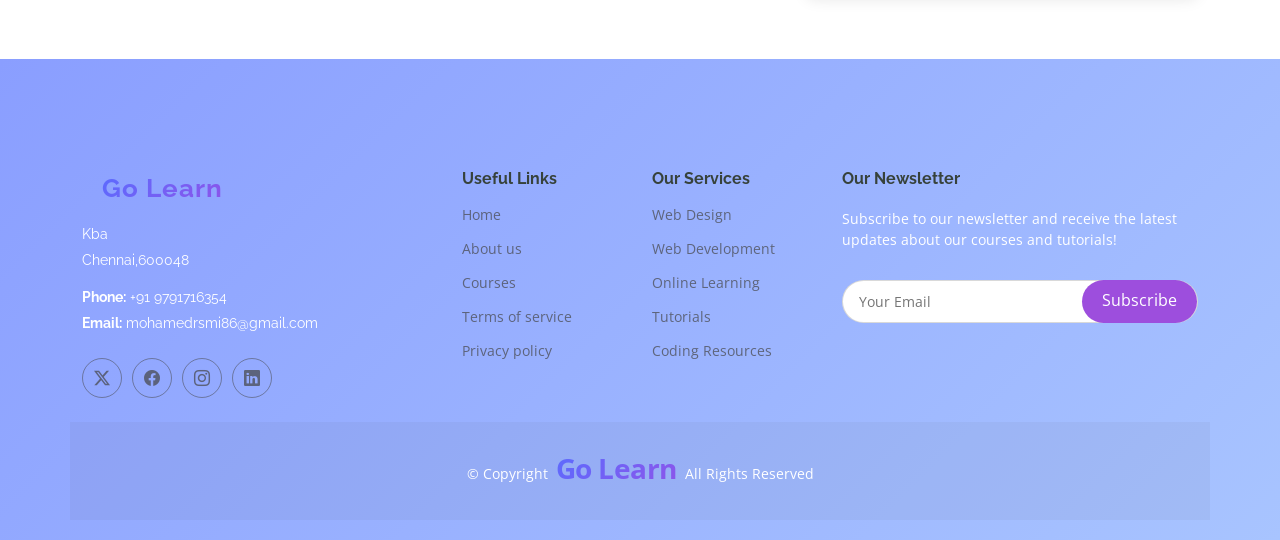
<file: js.html>
<!DOCTYPE html>
<html lang="en">

<head>
    <meta charset="utf-8">
    <meta content="width=device-width, initial-scale=1.0" name="viewport">
    <title>CSS Fundamentals - FreeLearn</title>
    <meta name="description" content="Watch free courses and earn certificates upon completion">
    <meta name="keywords" content="free courses, online learning, certification, education">

    <!-- Favicons -->
    <link href="assets/img/logo.jpg" rel="icon">
    <link href="assets/img/logo.jpg" rel="apple-touch-icon">

    <!-- Fonts -->
    <link href="https://fonts.googleapis.com" rel="preconnect">
    <link href="https://fonts.gstatic.com" rel="preconnect" crossorigin>
    <link
        href="https://fonts.googleapis.com/css2?family=Open+Sans:ital,wght@0,300;0,400;0,500;0,600;0,700;0,800;1,300;1,400;1,500;1,600;1,700;1,800&family=Poppins:ital,wght@0,100;0,200;0,300;0,400;0,500;0,600;0,700;0,800;0,900;1,100;1,200;1,300;1,400;1,500;1,600;1,700;1,800;1,900&family=Raleway:ital,wght@0,100;0,200;0,300;0,400;0,500;0,600;0,700;0,800;0,900;1,100;1,200;1,300;1,400;1,500;1,600;1,700;1,800;1,900&display=swap"
        rel="stylesheet">

    <!-- Vendor CSS Files -->
    <link href="assets/vendor/bootstrap/css/bootstrap.min.css" rel="stylesheet">
    <link href="assets/vendor/bootstrap-icons/bootstrap-icons.css" rel="stylesheet">
    <link href="assets/vendor/aos/aos.css" rel="stylesheet">
    <link href="assets/vendor/glightbox/css/glightbox.min.css" rel="stylesheet">
    <link href="assets/vendor/swiper/swiper-bundle.min.css" rel="stylesheet">

    <!-- Main CSS File -->
    <link href="assets/css/main.css" rel="stylesheet">
    <!-- Custom CSS -->
    <link href="assets/css/custom.css" rel="stylesheet">
    <style>
        /* Minimal CSS to make header fixed without affecting original styles */
        .header {
            position: fixed;
            top: 0;
            left: 0;
            right: 0;
            z-index: 1030;
        }

        /* Add padding to body to prevent content from being hidden under fixed header */
        body {
            padding-top: 80px;
        }

        /* Ensure smooth scrolling */
        html {
            scroll-padding-top: 80px;
        }

        .course-container {
            display: flex;
            flex-wrap: wrap;
            gap: 20px;
            margin-top: 20px;
        }

        .video-container {
            flex: 2;
            min-width: 300px;
        }

        .video-wrapper {
            position: relative;
            padding-bottom: 56.25%;
            /* 16:9 Aspect Ratio */
            height: 0;
            overflow: hidden;
            background: #000;
            border-radius: 8px;
            margin-bottom: 20px;
        }

        .video-wrapper iframe {
            position: absolute;
            top: 0;
            left: 0;
            width: 100%;
            height: 100%;
            border: 0;
        }

        .sidebar {
            flex: 1;
            min-width: 280px;
            background: #fff;
            border-radius: 8px;
            padding: 20px;
            box-shadow: 0 0 15px rgba(0, 0, 0, 0.1);
        }

        .lesson-item {
            padding: 10px;
            margin: 5px 0;
            cursor: pointer;
            border-left: 3px solid #eee;
            transition: all 0.3s;
        }

        .lesson-item:hover {
            background: #f8f9fa;
            border-left-color: #5fcf80;
        }

        .lesson-item.active {
            background: #f0f7ff;
            border-left-color: #1976d2;
            font-weight: 500;
        }

        .quiz-container {
            display: none;
            margin-top: 30px;
            padding: 20px;
            background: #f8f9fa;
            border-radius: 8px;
        }

        .quiz-question {
            margin-bottom: 20px;
            padding-bottom: 15px;
            border-bottom: 1px solid #dee2e6;
        }

        .quiz-options {
            margin-left: 20px;
        }

        .quiz-options label {
            display: block;
            margin: 10px 0;
            cursor: pointer;
        }

        .timer {
            font-size: 1.2em;
            font-weight: bold;
            color: #dc3545;
            margin-bottom: 20px;
            text-align: right;
        }

        .progress-container {
            margin: 20px 0;
        }

        .progress {
            height: 10px;
        }

        .certificate-section {
            display: none;
            text-align: center;
            padding: 40px 20px;
            background: #f8f9fa;
            border-radius: 8px;
            margin-top: 30px;
        }

        .certificate-icon {
            font-size: 4em;
            color: #28a745;
            margin-bottom: 20px;
        }
    </style>
</head>

<body>
    <header id="header" class="header d-flex align-items-center sticky-top">
        <div class="container-fluid container-xl position-relative d-flex align-items-center">
            <a href="index.html" class="logo d-flex align-items-center">
                <h1 class="sitename">Go Learn</h1>
            </a>

            <nav id="navmenu" class="navmenu">
                <ul>
                    <li><a href="index.html">Home</a></li>
                    <li><a href="about.html">About</a></li>
                    <li><a href="courses.html">Courses</a></li>
                </ul>
                <i class="mobile-nav-toggle d-xl-none bi bi-list"></i>
            </nav>

            <div class="header-actions">
                <a href="login.html" class="btn-login me-2">Login</a>
                <a href="login.html" class="btn-login me-2">Sign up</a>
            </div>
        </div>
    </header>

    <!-- Mobile Navigation Toggle Script -->
    <script>
        document.addEventListener('DOMContentLoaded', function () {
            const mobileNavToggle = document.querySelector('.mobile-nav-toggle');
            const navmenu = document.getElementById('navmenu');

            if (mobileNavToggle && navmenu) {
                mobileNavToggle.addEventListener('click', function (e) {
                    navmenu.classList.toggle('mobile-nav-active');
                    this.classList.toggle('bi-list');
                    this.classList.toggle('bi-x');
                });
            }

            // Close mobile menu when clicking on a nav link
            document.querySelectorAll('#navmenu a').forEach(navLink => {
                navLink.addEventListener('click', () => {
                    if (navmenu.classList.contains('mobile-nav-active')) {
                        mobileNavToggle.click();
                    }
                });
            });

            // Set active class based on current page
            const currentPage = window.location.pathname.split('/').pop() || 'index.html';
            document.querySelectorAll('#navmenu a').forEach(link => {
                if (link.getAttribute('href') === currentPage) {
                    link.classList.add('active');
                }
            });
        });
    </script>

    <main class="main">


        <section class="section">
            <div class="container">
                <div class="progress-container">
                    <div class="d-flex justify-content-between mb-2">
                        <span>Course Progress</span>
                        <span id="progress-percent">25%</span>
                    </div>
                    <div class="progress">
                        <div class="progress-bar" role="progressbar" style="width: 0%" aria-valuenow="0"
                            aria-valuemin="0" aria-valuemax="100"></div>
                    </div>
                </div>

                <div class="course-container">
                    <div class="video-container">
                      <div class="video-wrapper">
  <div id="player"></div>
  <div id="video-overlay" style="
    position: absolute;
    top: 0;
    left: 0;
    width: 100%;
    height: 100%;
    background: rgba(0,0,0,0.7);
    color: white;
    display: flex;
    justify-content: center;
    align-items: center;
    font-size: 1.2em;
    cursor: pointer;
  ">
    Click to watch the video and unlock the quiz
  </div>
</div>



                        <div class="video-info">
                            <h3 id="current-lesson">javascript Crash Course for Beginners</h3>
                            <p id="lesson-description">Master the fundamentals of JavaScript with this comprehensive tutorial.
Learn how to add interactivity, manipulate the DOM, and build dynamic, responsive web apps from scratch.

                            </p>
                        </div>

                        <div class="quiz-container" id="quiz-container">
                            <h4>Quiz: Test Your Knowledge</h4>
                            <div class="timer" id="quiz-timer">Time Remaining: 20:00</div>

                            <form id="quiz-form">
                                <div class="quiz-question">
                                    <p>1. What does JavaScript primarily add to a website?</p>
                                    <div class="quiz-options">
                                        <label><input type="radio" name="q1" value="a"> Structure</label>
                                        <label><input type="radio" name="q1" value="b"> Style</label>
                                        <label><input type="radio" name="q1" value="c"> Interactivity and logic</label>
                                    </div>
                                </div>

                                <div class="quiz-question">
                                    <p>2. Which of the following is used to declare a variable in JavaScript?</p>
                                    <div class="quiz-options">
                                        <label><input type="radio" name="q2" value="a"> var, let, const</label>
                                        <label><input type="radio" name="q2" value="b"> int, float, char</label>
                                        <label><input type="radio" name="q2" value="c"> define, declare, assign</label>
                                    </div>
                                </div>

                                <div class="quiz-question">
                                    <p>3. What symbol is used for comments in JavaScript?</p>
                                    <div class="quiz-options">
                                        <label><input type="radio" name="q3" value="a"> # comment</label>
                                        <label><input type="radio" name="q3" value="b"> // comment</label>
                                        <label><input type="radio" name="q3" value="c"> <!-- comment --></label>
                                    </div>
                                </div>

                                <div class="quiz-question">
                                    <p>4. Which method is used to print something on the browser console?</p>
                                    <div class="quiz-options">
                                        <label><input type="radio" name="q4" value="a"> console.log()</label>
                                        <label><input type="radio" name="q4" value="b"> print()</label>
                                        <label><input type="radio" name="q4" value="c"> echo()</label>
                                    </div>
                                </div>

                                <div class="quiz-question">
                                    <p>5. What is the correct way to write an if statement in JavaScript?</p>
                                    <div class="quiz-options">
                                        <label><input type="radio" name="q5" value="a"> if (condition) { ... }</label>
                                        <label><input type="radio" name="q5" value="b"> if condition then { ...
                                            }</label>
                                        <label><input type="radio" name="q5" value="c"> if: condition { ... }</label>
                                    </div>
                                </div>

                                <div class="quiz-question">
                                    <p>6. Which operator is used for strict equality comparison?</p>
                                    <div class="quiz-options">
                                        <label><input type="radio" name="q6" value="a"> ==</label>
                                        <label><input type="radio" name="q6" value="b"> ===</label>
                                        <label><input type="radio" name="q6" value="c"> =</label>
                                    </div>
                                </div>

                                <div class="quiz-question">
                                    <p>7. What is the purpose of the “document.getElementById()” method?</p>
                                    <div class="quiz-options">
                                        <label><input type="radio" name="q7" value="a"> To get an element by its
                                            class</label>
                                        <label><input type="radio" name="q7" value="b"> To get an element by its
                                            ID</label>
                                        <label><input type="radio" name="q7" value="c"> To create a new element</label>
                                    </div>
                                </div>

                                <div class="quiz-question">
                                    <p>8. Which data type is NOT supported in JavaScript?</p>
                                    <div class="quiz-options">
                                        <label><input type="radio" name="q8" value="a"> Boolean</label>
                                        <label><input type="radio" name="q8" value="b"> Integer</label>
                                        <label><input type="radio" name="q8" value="c"> Object</label>
                                    </div>
                                </div>

                                <div class="quiz-question">
                                    <p>9. What does the keyword “this” refer to in JavaScript?</p>
                                    <div class="quiz-options">
                                        <label><input type="radio" name="q9" value="a"> The global object</label>
                                        <label><input type="radio" name="q9" value="b"> The current object</label>
                                        <label><input type="radio" name="q9" value="c"> The parent object</label>
                                    </div>
                                </div>

                                <div class="quiz-question">
                                    <p>10. Which of the following is a JavaScript framework?</p>
                                    <div class="quiz-options">
                                        <label><input type="radio" name="q10" value="a"> Django</label>
                                        <label><input type="radio" name="q10" value="b"> React</label>
                                        <label><input type="radio" name="q10" value="c"> Laravel</label>
                                    </div>
                                </div>

                                <button type="button" class="btn btn-primary" id="submit-quiz">Submit Quiz</button>
                            </form>


                        </div>

                        <div class="certificate-section" id="certificate-section">
                            <div class="certificate-icon">
                                <i class="bi bi-award"></i>
                            </div>
                            <h3>Congratulations!</h3>
                            <p>You have successfully completed the course and passed the quiz with a score of
                                <strong>90%</strong>.</p>
                            <p>Your certificate is ready to download. Click the button below to get your certificate.
                            </p>
                            <button class="btn btn-success btn-lg mt-3" id="download-certificate">
                                <i class="bi bi-download me-2"></i>Download Certificate
                            </button>
                        </div>
                    </div>

                    <div class="sidebar">
                        <h4>Course Content</h4>
                        <div class="list-group" id="lesson-list">
                            <div class="lesson-item active" id="video-lesson">
                                <div class="d-flex justify-content-between">
                                    <span>1. Fundamentals of CSS ft. EMC</span>
                                    <i class="bi bi-play-circle"></i>
                                </div>
                                <small class="text-muted">Watch Time: 20:00</small>
                            </div>
                            <div class="lesson-item" id="quiz-lesson">
                                <div class="d-flex justify-content-between">
                                    <span>2. Quiz: Test Your Knowledge</span>
                                    <i class="bi bi-lock"></i>
                                </div>
                                <small class="text-muted">Complete the video to unlock</small>
                            </div>
                        </div>

                        <div class="mt-4">
                            <h5>About This Course</h5>
                            <p>Master the art of styling web pages with CSS. Learn selectors, properties, layouts, and
                                responsive design to create visually stunning websites that work on any device.</p>

                            <div class="course-info mt-3">
                                <p><i class="bi bi-clock me-2"></i> Duration: 1+ Hours</p>
                                <p><i class="bi bi-collection-play me-2"></i>
                                <ul>
                                    <li><strong>Introduction to JavaScript:</strong> Learn what JavaScript is and how it
                                        brings interactivity to web pages.</li>
                                    <li><strong>Variables and Data Types:</strong> Understand how to store values using
                                        var, let, and const with different data types.</li>
                                    <li><strong>Operators and Expressions:</strong> Learn to perform calculations and
                                        logical operations in JavaScript.</li>
                                    <li><strong>Conditional Statements:</strong> Use if, else, and switch statements to
                                        make decisions in your code.</li>
                                    <li><strong>Loops:</strong> Learn how to repeat tasks efficiently using for, while,
                                        and do-while loops.</li>
                                    <li><strong>Functions:</strong> Understand how to create reusable blocks of code
                                        using functions.</li>
                                    <li><strong>Arrays and Objects:</strong> Discover how to store and organize multiple
                                        pieces of data.</li>
                                    <li><strong>DOM Manipulation:</strong> Learn how to dynamically change HTML and CSS
                                        using JavaScript.</li>
                                    <li><strong>Events:</strong> Understand how to make your website interactive using
                                        event listeners like clicks and keypresses.</li>
                                    <li><strong>ES6 Features:</strong> Explore modern JavaScript concepts like arrow
                                        functions, template literals, and destructuring.</li>
                                    <li><strong>Async JavaScript:</strong> Learn about promises, async/await, and
                                        handling asynchronous operations.</li>
                                    <li><strong>Project – Building an Interactive To-Do App:</strong> Apply all concepts
                                        to create a fully functional JavaScript project.</li>
                                </ul>

                                </p>
                                <p><i class="bi bi-award me-2"></i> Certificate on completion</p>
                            </div>
                        </div>
                    </div>
                </div>
            </div>
        </section>
    </main>

    <footer id="footer" class="footer position-relative light-background">
        <div class="container footer-top">
            <div class="row gy-4">
                <div class="col-lg-4 col-md-6 footer-about">
                    <a href="index.html" class="logo d-flex align-items-center">
                        <span class="sitename">Go Learn</span>
                    </a>
                    <div class="footer-contact pt-3">
                        <p>Kba </p>
                        <p>Chennai,600048</p>
                        <p class="mt-3"><strong>Phone:</strong> <span>+91 9791716354</span></p>
                        <p><strong>Email:</strong> <span>mohamedrsmi86@gmail.com</span></p>
                    </div>
                    <div class="social-links d-flex mt-4">
                        <a href=""><i class="bi bi-twitter-x"></i></a>
                        <a href=""><i class="bi bi-facebook"></i></a>
                        <a href=""><i class="bi bi-instagram"></i></a>
                        <a href=""><i class="bi bi-linkedin"></i></a>
                    </div>
                </div>

                <div class="col-lg-2 col-md-3 footer-links">
                    <h4>Useful Links</h4>
                    <ul>
                        <li><a href="index.html">Home</a></li>
                        <li><a href="about.html">About us</a></li>
                        <li><a href="courses.html">Courses</a></li>
                        <li><a href="#">Terms of service</a></li>
                        <li><a href="#">Privacy policy</a></li>
                    </ul>
                </div>

                <div class="col-lg-2 col-md-3 footer-links">
                    <h4>Our Services</h4>
                    <ul>
                        <li><a href="#">Web Design</a></li>
                        <li><a href="#">Web Development</a></li>
                        <li><a href="#">Online Learning</a></li>
                        <li><a href="#">Tutorials</a></li>
                        <li><a href="#">Coding Resources</a></li>
                    </ul>
                </div>

                <div class="col-lg-4 col-md-12 footer-newsletter">
                    <h4>Our Newsletter</h4>
                    <p>Subscribe to our newsletter and receive the latest updates about our courses and tutorials!</p>
                    <form action="forms/newsletter.php" method="post" class="php-email-form">
                        <div class="newsletter-form"><input type="email" name="email" placeholder="Your Email"><input
                                type="submit" value="Subscribe"></div>
                        <div class="loading">Loading</div>
                        <div class="error-message"></div>
                        <div class="sent-message">Your subscription request has been sent. Thank you!</div>
                    </form>
                </div>

            </div>
        </div>

        <div class="container copyright text-center mt-4">
            <p>© <span>Copyright</span> <strong class="px-1 sitename">Go Learn</strong> <span>All Rights Reserved</span>
            </p>
            <div class="credits">
                <!-- All the links in the footer should remain intact. -->
                <!-- You can delete the links only if you've purchased the pro version. -->
                <!-- Licensing information: https://bootstrapmade.com/license/ -->
                <!-- Purchase the pro version with working PHP/AJAX newsletter form: [buy-url] -->
                <!-- Designed by <a href="https://bootstrapmade.com/">BootstrapMade</a> -->
            </div>
        </div>
    </footer>

    <!-- Scroll Top -->
    <a href="#" id="scroll-top" class="scroll-top d-flex align-items-center justify-content-center"><i
            class="bi bi-arrow-up-short"></i></a>

    <!-- Preloader -->
    <div id="preloader">
        <div></div>
        <div></div>
        <div></div>
        <div></div>
    </div>

    <!-- YouTube IFrame API -->
    <!-- YouTube IFrame -->
    <!-- YouTube IFrame API -->
<script>
let player;
let videoWatched = false;
let videoDuration = 0;
let currentTime = 0;
let checkInterval;
let quizUnlocked = false;

function loadYouTubeAPI() {
  const tag = document.createElement('script');
  tag.src = 'https://www.youtube.com/iframe_api';
  const firstScriptTag = document.getElementsByTagName('script')[0];
  firstScriptTag.parentNode.insertBefore(tag, firstScriptTag);
}
window.onload = loadYouTubeAPI;

function onYouTubeIframeAPIReady() {
  player = new YT.Player('player', {
    height: '100%',
    width: '100%',
    videoId: 'poo0BXryffI', // your CSS video ID
    playerVars: {
      'enablejsapi': 1,
      'origin': window.location.origin,
      'playsinline': 1,
      'controls': 1,
      'disablekb': 1,
      'fs': 1,
      'modestbranding': 1,
      'rel': 0,
      'autoplay': 0,
      'iv_load_policy': 3
    },
    events: {
      'onReady': onPlayerReady,
      'onStateChange': onPlayerStateChange
    }
  });
}

function onPlayerReady(event) {
  videoDuration = player.getDuration();
  const overlay = document.getElementById('video-overlay');
  if (overlay) overlay.style.display = 'flex';

  if (checkInterval) clearInterval(checkInterval);
  checkInterval = setInterval(checkPlayback, 500);
}

function onPlayerStateChange(event) {
  const overlay = document.getElementById('video-overlay');
  switch (event.data) {
    case YT.PlayerState.PLAYING:
      if (overlay) overlay.style.display = 'none';
      break;
    case YT.PlayerState.PAUSED:
      if (overlay) overlay.style.display = 'flex';
      break;
    case YT.PlayerState.ENDED:
      if (!quizUnlocked) unlockQuiz();
      break;
  }
}

function checkPlayback() {
  if (!player) return;
  const newTime = player.getCurrentTime();
  const state = player.getPlayerState();

  if (state === YT.PlayerState.PLAYING) {
    // Prevent skipping forward
    if (newTime > currentTime + 5) {
      player.seekTo(currentTime, true);
      return;
    }
    if (newTime > currentTime) currentTime = newTime;

    // Unlock quiz after 95%
    if (!videoWatched && videoDuration > 0 && (currentTime / videoDuration) > 0.95) {
      videoWatched = true;
      unlockQuiz();
    }
  }
}

function unlockQuiz() {
  if (quizUnlocked) return;
  quizUnlocked = true;
  const quizLesson = document.getElementById('quiz-lesson');
  const quizIcon = quizLesson.querySelector('i');
  const quizNote = quizLesson.querySelector('small');

  quizLesson.classList.add('unlocked');
  quizLesson.style.cursor = 'pointer';
  quizIcon.className = 'bi bi-question-circle text-primary';
  quizNote.textContent = 'Click to take the quiz';
  quizNote.className = 'text-primary';

  quizLesson.addEventListener('click', function() {
    document.querySelector('.video-container').style.display = 'none';
    document.getElementById('quiz-container').style.display = 'block';
    startQuizTimer();
  });

  updateProgress(50);
}

let timeLeft = 20 * 60;
let timerInterval;

function startQuizTimer() {
  clearInterval(timerInterval);
  updateTimerDisplay();
  timerInterval = setInterval(() => {
    timeLeft--;
    updateTimerDisplay();
    if (timeLeft <= 0) {
      clearInterval(timerInterval);
      alert("Time's up! Submitting your quiz.");
      submitQuiz();
    }
  }, 1000);
}

function updateTimerDisplay() {
  const m = Math.floor(timeLeft / 60);
  const s = timeLeft % 60;
  document.getElementById('quiz-timer').textContent = `Time Remaining: ${m}:${s < 10 ? '0' : ''}${s}`;
}

function updateProgress(p) {
  document.querySelector('.progress-bar').style.width = `${p}%`;
  document.getElementById('progress-percent').textContent = `${p}%`;
}

document.getElementById('submit-quiz').addEventListener('click', submitQuiz);

function submitQuiz() {
  clearInterval(timerInterval);
  document.getElementById('quiz-container').style.display = 'none';
  document.getElementById('certificate-section').style.display = 'block';
  updateProgress(100);
}

document.getElementById('download-certificate').addEventListener('click', () => {
  alert('Certificate downloaded successfully!');
});

document.addEventListener('DOMContentLoaded', () => {
  updateProgress(0);
  const overlay = document.getElementById('video-overlay');
  overlay.addEventListener('click', () => {
    player.playVideo();
    overlay.style.display = 'none';
  });
});
</script>


    <!-- Vendor JS Files -->
    <script src="assets/vendor/bootstrap/js/bootstrap.bundle.min.js"></script>
    <script src="assets/vendor/aos/aos.js"></script>

    <!-- Main JS File -->
    <script src="assets/js/main.js"></script>

    <script>
        // Quiz functionality
        let timeLeft = 20 * 60; // 20 minutes in seconds
        let timerInterval;

        function onPlayerReady(event) {
            try {
                // Get video duration when player is ready
                videoDuration = player.getDuration();

                // Make sure the overlay is initially visible
                const overlay = document.getElementById('video-overlay');
                if (overlay) {
                    overlay.style.display = 'flex';
                }

                // Clear any existing intervals to prevent duplicates
                if (checkInterval) clearInterval(checkInterval);

                // Start checking playback progress with a more robust interval
                checkInterval = setInterval(checkPlayback, 500); // More frequent checks for smoother control

                // Preload the video for better performance
                player.loadVideoById({
                    videoId: 'FYErehuSuuw',
                    suggestedQuality: 'hd720'  // Request HD quality if available
                });

                console.log('YouTube player is ready');
            } catch (error) {
                console.error('Error in onPlayerReady:', error);
            }
        }

        function onPlayerStateChange(event) {
            try {
                const overlay = document.getElementById('video-overlay');

                switch (event.data) {
                    case YT.PlayerState.PLAYING:
                        if (overlay) overlay.style.display = 'none';
                        videoWatched = false;
                        break;

                    case YT.PlayerState.PAUSED:
                        if (overlay) overlay.style.display = 'flex';
                        // Removed auto-resume functionality
                        break;

                    case YT.PlayerState.ENDED:
                        if (!quizUnlocked) {
                            unlockQuiz();
                            videoWatched = true;
                        }
                        break;

                    case YT.PlayerState.BUFFERING:
                        // Handle buffering state if needed
                        break;

                    case YT.PlayerState.CUED:
                        // Video is cued and ready to play
                        break;
                }
            } catch (error) {
                console.error('Error in onPlayerStateChange:', error);
            }
        }

        // Handle player errors
        function onPlayerError(event) {
            console.error('YouTube Player Error:', event.data);
            // Attempt to recover from error
            try {
                if (player && typeof player.playVideo === 'function') {
                    setTimeout(() => {
                        player.playVideo();
                    }, 1000);
                }
            } catch (e) {
                console.error('Error recovering from player error:', e);
            }
        }

        function checkPlayback() {
            if (!player) return;

            try {
                const newTime = player.getCurrentTime();
                const state = player.getPlayerState();

                if (state === YT.PlayerState.PLAYING) {
                    // Prevent seeking forward more than 5 seconds
                    if (newTime > currentTime + 5) {
                        player.seekTo(currentTime, true);
                        return;
                    }

                    // Update current time if it's a small increment
                    if (newTime > currentTime) {
                        currentTime = newTime;
                    }

                    // Check if video is mostly watched (95%)
                    if (!videoWatched && videoDuration > 0 && (currentTime / videoDuration) > 0.95) {
                        videoWatched = true;
                        unlockQuiz();
                    }
                }
            } catch (error) {
                console.error('Error in checkPlayback:', error);
            }
        }

        function unlockQuiz() {
            if (quizUnlocked) return;

            quizUnlocked = true;
            const quizLesson = document.getElementById('quiz-lesson');
            const quizIcon = quizLesson.querySelector('i');
            const quizNote = quizLesson.querySelector('small');

            // Update UI
            quizLesson.classList.add('unlocked');
            quizLesson.style.cursor = 'pointer';
            quizIcon.className = 'bi bi-question-circle text-primary';
            quizNote.textContent = 'Click to take the quiz';
            quizNote.className = 'text-primary';

            // Add click handler
            quizLesson.addEventListener('click', function () {
                document.querySelector('.video-container').style.display = 'none';
                document.getElementById('quiz-container').style.display = 'block';
                startQuizTimer();
            });

            // Update progress
            updateProgress(50);
        }

        // Quiz functionality
        let timeLeft = 20 * 60; // 20 minutes in seconds
        let timerInterval;

        function startQuizTimer() {
            clearInterval(timerInterval);
            updateTimerDisplay();

            timerInterval = setInterval(function () {
                timeLeft--;
                updateTimerDisplay();

                if (timeLeft <= 0) {
                    clearInterval(timerInterval);
                    alert('Time\'s up! Your quiz will be submitted automatically.');
                    submitQuiz();
                }
            }, 1000);
        }

        function updateTimerDisplay() {
            const minutes = Math.floor(timeLeft / 60);
            const seconds = timeLeft % 60;
            document.getElementById('quiz-timer').textContent = `Time Remaining: ${minutes}:${seconds < 10 ? '0' : ''}${seconds}`;
        }

        function updateProgress(percent) {
            const progressBar = document.querySelector('.progress-bar');
            const progressPercent = document.getElementById('progress-percent');

            progressBar.style.width = `${percent}%`;
            progressBar.setAttribute('aria-valuenow', percent);
            progressPercent.textContent = `${percent}%`;
        }

        // Handle quiz submission
        document.getElementById('submit-quiz').addEventListener('click', submitQuiz);

        function submitQuiz() {
            clearInterval(timerInterval);

            // In a real app, you would validate answers here
            const score = 90; // Example score

            // Show certificate section
            document.getElementById('quiz-container').style.display = 'none';
            document.getElementById('certificate-section').style.display = 'block';

            // Update progress to 100%
            updateProgress(100);
        }

        // Handle certificate download
        document.getElementById('download-certificate').addEventListener('click', function () {
            // In a real app, this would generate and download a PDF certificate
            // For now, we'll just show an alert
            alert('Certificate downloaded! In a real app, this would generate and download a PDF certificate.');

            // You can also open the certificate in a new tab if you have a certificate page
            // window.open('certificate.html', '_blank');
        });

        // Initialize
        document.addEventListener('DOMContentLoaded', function () {
            try {
                // Initialize progress
                updateProgress(0);

                // Add click handler to the overlay to start the video
                const overlay = document.getElementById('video-overlay');
                if (overlay) {
                    overlay.addEventListener('click', function () {
                        // The video will play in the iframe directly
                        // We'll track the watch time using our custom timer
                        this.style.display = 'none';
                        startWatchTimer();
                    });
                }

                // Set up quiz lesson click handler
                const quizLesson = document.getElementById('quiz-lesson');
                if (quizLesson) {
                    quizLesson.addEventListener('click', function () {
                        if (quizUnlocked) {
                            document.querySelector('.video-container').style.display = 'none';
                            document.getElementById('quiz-container').style.display = 'block';
                            startQuizTimer();
                        }
                    });
                }

                // Add error boundary for unhandled promise rejections
                window.addEventListener('unhandledrejection', function (event) {
                    console.error('Unhandled promise rejection:', event.reason);
                });

                console.log('Page fully loaded');
            } catch (error) {
                console.error('Error in page initialization:', error);
            }
        });

        // Clean up on page unload
        window.addEventListener('beforeunload', function () {
            if (watchTimer) clearInterval(watchTimer);
            if (timerInterval) clearInterval(timerInterval);
        });
    </script>
</body>

</html>
</file>
<file: assets/css/custom.css>
/* Purple Fusion Theme for Go Learn */
:root {
  --primary-gradient: linear-gradient(135deg, #a1c4fd 0%, #c2e9fb 100%);
  --primary-color: #7ba4ff;
  --primary-hover: #8fb1ff;
  --text-dark: #333;
  --text-light: #fff;
  --shadow-sm: 0 2px 15px rgba(0, 0, 0, 0.1);
  --shadow-md: 0 5px 20px rgba(0, 0, 0, 0.15);
  --border-radius: 8px;
  --transition: all 0.3s ease;
}

/* Header and Navigation */
.header {
  padding: 15px 0;
  background: var(--primary-gradient);
  box-shadow: var(--shadow-sm);
  position: relative;
  z-index: 997;
  display: flex;
  justify-content: space-between;
  align-items: center;
}

.sitename {
  font-size: 28px;
  margin: 0;
  padding: 0;
  font-weight: 700;
  background: linear-gradient(135deg, #5a6cff 0%, #8e54e9 100%);
  -webkit-background-clip: text;
  background-clip: text;
  -webkit-text-fill-color: transparent;
  text-decoration: none;
  letter-spacing: -0.5px;
}

.navmenu {
  position: absolute;
  left: 50%;
  transform: translateX(-50%);
  margin: 0;
  padding: 0;
}

.navmenu ul {
  margin: 0;
  padding: 0;
  display: flex;
  list-style: none;
  align-items: center;
  justify-content: center;
  gap: 20px;
}

.navmenu > ul > li {
  position: relative;
  white-space: nowrap;
  padding: 10px 0;
  margin: 0;
}

.navmenu a {
  display: flex;
  align-items: center;
  justify-content: space-between;
  padding: 8px 12px;
  font-family: "Poppins", sans-serif;
  font-size: 15px;
  font-weight: 500;
  color: #333;
  white-space: nowrap;
  transition: var(--transition);
  position: relative;
  border-radius: 20px;
}

.navmenu a:hover,
.navmenu .active,
.navmenu li:hover > a {
  color: #5a6cff;
  background: rgba(255, 255, 255, 0.8);
  padding: 8px 12px;
}

/* Header Actions */
.header-actions {
  margin-left: auto;
  display: flex;
  align-items: center;
  gap: 15px;
  padding-right: 20px;
}

.logo {
  padding-left: 20px;
  z-index: 2;
}

.btn-login {
  color: var(--primary-color);
  border: 2px solid var(--primary-color);
  padding: 8px 20px;
  border-radius: 50px;
  font-weight: 600;
  font-size: 14px;
  transition: var(--transition);
  background: rgba(255, 255, 255, 0.9);
}

.btn-login:hover {
  background: var(--primary-color);
  color: #fff;
  text-decoration: none;
  transform: translateY(-2px);
  box-shadow: 0 4px 12px rgba(123, 164, 255, 0.3);
}

.btn-getstarted {
  background: var(--primary-color);
  color: #fff;
  border-radius: 50px;
  padding: 10px 25px;
  white-space: nowrap;
  transition: var(--transition);
  font-size: 14px;
  display: inline-block;
  border: 2px solid transparent;
  font-weight: 600;
  box-shadow: 0 4px 15px rgba(123, 164, 255, 0.4);
}

.btn-getstarted:hover {
  background: var(--primary-hover);
  color: #fff;
  text-decoration: none;
  transform: translateY(-2px);
  box-shadow: 0 6px 20px rgba(123, 164, 255, 0.5);
}

/* Hero Section */
.hero {
  position: relative;
  padding: 120px 0;
  background: var(--primary-gradient);
  color: var(--text-dark);
  overflow: hidden;
}

.hero h2 {
  font-size: 48px;
  font-weight: 700;
  margin-bottom: 20px;
  color: #2c3e50;
}

.hero p {
  font-size: 18px;
  color: #2c3e50;
  margin-bottom: 30px;
}

/* Cards */
.course-item, .feature-card {
  background: #fff;
  border-radius: var(--border-radius);
  overflow: hidden;
  transition: var(--transition);
  border: none;
  box-shadow: var(--shadow-sm);
}

.course-item:hover, .feature-card:hover {
  transform: translateY(-5px);
  box-shadow: var(--shadow-md) !important;
}

/* Buttons */
.btn-primary {
  background: var(--primary-color);
  border: none;
  padding: 10px 25px;
  border-radius: 50px;
  font-weight: 600;
  transition: var(--transition);
}

.btn-primary:hover {
  background: var(--primary-hover);
  transform: translateY(-2px);
  box-shadow: 0 6px 20px rgba(123, 164, 255, 0.4);
}

/* Footer */
.footer {
  background: linear-gradient(135deg, #8a9eff 0%, #a8c4ff 100%);
  color: #fff;
  padding: 60px 0 20px;
}

.footer a {
  color: #fff;
  transition: var(--transition);
}

.footer a:hover {
  color: #e0e0e0;
  text-decoration: none;
}

/* Mobile Navigation */
.mobile-nav-toggle {
  color: #37423b;
  font-size: 28px;
  cursor: pointer;
  display: none;
  line-height: 0;
  transition: 0.5s;
  margin-left: 20px;
}

/* Responsive */
@media (max-width: 1200px) {
  .navmenu {
    position: absolute;
    left: 50%;
    transform: translateX(-50%);
  }
  .navmenu > ul > li {
    padding: 10px 0;
    margin: 0 8px;
  }
}

@media (max-width: 991px) {
  .mobile-nav-toggle {
    display: block;
  }
  
  .navmenu {
    position: fixed;
    top: 70px;
    left: 0;
    right: 0;
    width: 100%;
    height: calc(100vh - 70px);
    background: #fff;
    overflow-y: auto;
    transition: 0.3s;
    z-index: 999;
    padding: 20px;
    box-shadow: -5px 0 15px rgba(0, 0, 0, 0.1);
    transform: none;
    display: flex;
    justify-content: center;
    align-items: flex-start;
  }
  
  .navmenu.mobile-nav-active {
    right: 0;
  }
  
  .navmenu > ul {
    display: block;
    padding: 0;
  }
  
  .navmenu > ul > li {
    padding: 10px 0;
    margin-right: 0;
    border-bottom: 1px solid #eee;
  }
  
  .header-actions {
    margin-left: auto;
    margin-right: 15px;
  }
}

@media (max-width: 768px) {
  .header-actions {
    display: none;
  }
  
  .mobile-nav-toggle {
    margin-left: auto;
  }
}

/* Scroll Top Button */
.scroll-top {
  position: fixed;
  visibility: hidden;
  opacity: 0;
  right: 20px;
  bottom: 20px;
  z-index: 9999;
  background: #9D4EDD;
  width: 40px;
  height: 40px;
  border-radius: 50%;
  transition: all 0.4s;
  color: #fff;
  font-size: 24px;
  line-height: 0;
  text-align: center;
  padding-top: 8px;
  box-shadow: 0 4px 10px rgba(157, 78, 221, 0.3);
}

.scroll-top:hover {
  background: #7B2CBF;
  color: #fff;
  transform: translateY(-3px);
  box-shadow: 0 6px 15px rgba(157, 78, 221, 0.4);
}

.scroll-top.active {
  visibility: visible;
  opacity: 1;
}
</file>
<file: assets/css/main.css>
/**
* Template Name: Mentor
* Template URL: https://bootstrapmade.com/mentor-free-education-bootstrap-theme/
* Updated: Jul 07 2025 with Bootstrap v5.3.7
* Author: BootstrapMade.com
* License: https://bootstrapmade.com/license/
*/

/*--------------------------------------------------------------
# Font & Color Variables
# Help: https://bootstrapmade.com/color-system/
--------------------------------------------------------------*/
/* Fonts */
:root {
  --default-font: "Open Sans",  system-ui, -apple-system, "Segoe UI", Roboto, "Helvetica Neue", Arial, "Noto Sans", "Liberation Sans", sans-serif, "Apple Color Emoji", "Segoe UI Emoji", "Segoe UI Symbol", "Noto Color Emoji";
  --heading-font: "Raleway",  sans-serif;
  --nav-font: "Poppins",  sans-serif;
}

/* Global Colors - The following color variables are used throughout the website. Updating them here will change the color scheme of the entire website */
:root { 
  --background-color: #ffffff; /* Background color for the entire website, including individual sections */
  --default-color: #444444; /* Default color used for the majority of the text content across the entire website */
  --heading-color: #37423b; /* Color for headings, subheadings and title throughout the website */
  --accent-color: #5fcf80; /* Accent color that represents your brand on the website. It's used for buttons, links, and other elements that need to stand out */
  --surface-color: #ffffff; /* The surface color is used as a background of boxed elements within sections, such as cards, icon boxes, or other elements that require a visual separation from the global background. */
  --contrast-color: #ffffff; /* Contrast color for text, ensuring readability against backgrounds of accent, heading, or default colors. */
}

/* Nav Menu Colors - The following color variables are used specifically for the navigation menu. They are separate from the global colors to allow for more customization options */
:root {
  --nav-color: #272828;  /* The default color of the main navmenu links */
  --nav-hover-color: #5fcf80; /* Applied to main navmenu links when they are hovered over or active */
  --nav-mobile-background-color: #ffffff; /* Used as the background color for mobile navigation menu */
  --nav-dropdown-background-color: #ffffff; /* Used as the background color for dropdown items that appear when hovering over primary navigation items */
  --nav-dropdown-color: #272828; /* Used for navigation links of the dropdown items in the navigation menu. */
  --nav-dropdown-hover-color: #5fcf80; /* Similar to --nav-hover-color, this color is applied to dropdown navigation links when they are hovered over. */
}

/* Color Presets - These classes override global colors when applied to any section or element, providing reuse of the sam color scheme. */

.light-background {
  --background-color: #f9f9f9;
  --surface-color: #ffffff;
}

.dark-background {
  --background-color: #060606;
  --default-color: #ffffff;
  --heading-color: #ffffff;
  --surface-color: #252525;
  --contrast-color: #ffffff;
}

/* Smooth scroll */
:root {
  scroll-behavior: smooth;
}

/*--------------------------------------------------------------
# General Styling & Shared Classes
--------------------------------------------------------------*/
body {
  color: var(--default-color);
  background-color: var(--background-color);
  font-family: var(--default-font);
}

a {
  color: var(--accent-color);
  text-decoration: none;
  transition: 0.3s;
}

a:hover {
  color: color-mix(in srgb, var(--accent-color), transparent 25%);
  text-decoration: none;
}

h1,
h2,
h3,
h4,
h5,
h6 {
  color: var(--heading-color);
  font-family: var(--heading-font);
}

/* PHP Email Form Messages
------------------------------*/
.php-email-form .error-message {
  display: none;
  background: #df1529;
  color: #ffffff;
  text-align: left;
  padding: 15px;
  margin-bottom: 24px;
  font-weight: 600;
}

.php-email-form .sent-message {
  display: none;
  color: #ffffff;
  background: #059652;
  text-align: center;
  padding: 15px;
  margin-bottom: 24px;
  font-weight: 600;
}

.php-email-form .loading {
  display: none;
  background: var(--surface-color);
  text-align: center;
  padding: 15px;
  margin-bottom: 24px;
}

.php-email-form .loading:before {
  content: "";
  display: inline-block;
  border-radius: 50%;
  width: 24px;
  height: 24px;
  margin: 0 10px -6px 0;
  border: 3px solid var(--accent-color);
  border-top-color: var(--surface-color);
  animation: php-email-form-loading 1s linear infinite;
}

@keyframes php-email-form-loading {
  0% {
    transform: rotate(0deg);
  }

  100% {
    transform: rotate(360deg);
  }
}

/* Pulsating Play Button
------------------------------*/
.pulsating-play-btn {
  width: 94px;
  height: 94px;
  background: radial-gradient(var(--accent-color) 50%, color-mix(in srgb, var(--accent-color), transparent 75%) 52%);
  border-radius: 50%;
  display: block;
  position: relative;
  overflow: hidden;
}

.pulsating-play-btn:before {
  content: "";
  position: absolute;
  width: 120px;
  height: 120px;
  animation-delay: 0s;
  animation: pulsate-play-btn 2s;
  animation-direction: forwards;
  animation-iteration-count: infinite;
  animation-timing-function: steps;
  opacity: 1;
  border-radius: 50%;
  border: 5px solid color-mix(in srgb, var(--accent-color), transparent 30%);
  top: -15%;
  left: -15%;
  background: rgba(198, 16, 0, 0);
}

.pulsating-play-btn:after {
  content: "";
  position: absolute;
  left: 50%;
  top: 50%;
  transform: translateX(-40%) translateY(-50%);
  width: 0;
  height: 0;
  border-top: 10px solid transparent;
  border-bottom: 10px solid transparent;
  border-left: 15px solid #fff;
  z-index: 100;
  transition: all 400ms cubic-bezier(0.55, 0.055, 0.675, 0.19);
}

.pulsating-play-btn:hover:before {
  content: "";
  position: absolute;
  left: 50%;
  top: 50%;
  transform: translateX(-40%) translateY(-50%);
  width: 0;
  height: 0;
  border: none;
  border-top: 10px solid transparent;
  border-bottom: 10px solid transparent;
  border-left: 15px solid #fff;
  z-index: 200;
  animation: none;
  border-radius: 0;
}

.pulsating-play-btn:hover:after {
  border-left: 15px solid var(--accent-color);
  transform: scale(20);
}

@keyframes pulsate-play-btn {
  0% {
    transform: scale(0.6, 0.6);
    opacity: 1;
  }

  100% {
    transform: scale(1, 1);
    opacity: 0;
  }
}

/*--------------------------------------------------------------
# Global Header
--------------------------------------------------------------*/
.header {
  color: var(--default-color);
  background-color: var(--background-color);
  padding: 15px 0;
  transition: all 0.5s;
  z-index: 997;
}

.header .logo {
  line-height: 1;
}

.header .logo img {
  max-height: 36px;
  margin-right: 8px;
}

.header .logo h1 {
  font-weight: 700;
  font-size: 30px;
  margin: 0;
  letter-spacing: 1px;
  text-transform: uppercase;
  color: var(--accent-color);
}

.header .btn-getstarted,
.header .btn-getstarted:focus {
  color: var(--contrast-color);
  background: var(--accent-color);
  font-size: 14px;
  padding: 8px 25px;
  margin: 0 0 0 30px;
  border-radius: 50px;
  transition: 0.3s;
}

.header .btn-getstarted:hover,
.header .btn-getstarted:focus:hover {
  color: var(--contrast-color);
  background: color-mix(in srgb, var(--accent-color), transparent 15%);
}

@media (max-width: 1200px) {
  .header .logo {
    order: 1;
  }

  .header .btn-getstarted {
    order: 2;
    margin: 0 15px 0 0;
    padding: 6px 15px;
  }

  .header .navmenu {
    order: 3;
  }
}

.scrolled .header {
  box-shadow: 0px 0 18px rgba(0, 0, 0, 0.1);
}

/*--------------------------------------------------------------
# Navigation Menu
--------------------------------------------------------------*/
/* Navmenu - Desktop */
@media (min-width: 1200px) {
  .navmenu {
    padding: 0;
  }

  .navmenu ul {
    margin: 0;
    padding: 0;
    display: flex;
    list-style: none;
    align-items: center;
  }

  .navmenu li {
    position: relative;
  }

  .navmenu a,
  .navmenu a:focus {
    color: var(--nav-color);
    padding: 18px 15px;
    font-size: 16px;
    font-family: var(--nav-font);
    font-weight: 400;
    display: flex;
    align-items: center;
    justify-content: space-between;
    white-space: nowrap;
    transition: 0.3s;
  }

  .navmenu a i,
  .navmenu a:focus i {
    font-size: 12px;
    line-height: 0;
    margin-left: 5px;
    transition: 0.3s;
  }

  .navmenu li:last-child a {
    padding-right: 0;
  }

  .navmenu li:hover>a,
  .navmenu .active,
  .navmenu .active:focus {
    color: var(--nav-hover-color);
  }

  .navmenu .dropdown ul {
    margin: 0;
    padding: 10px 0;
    background: var(--nav-dropdown-background-color);
    display: block;
    position: absolute;
    visibility: hidden;
    left: 14px;
    top: 130%;
    opacity: 0;
    transition: 0.3s;
    border-radius: 4px;
    z-index: 99;
    box-shadow: 0px 0px 30px rgba(0, 0, 0, 0.1);
  }

  .navmenu .dropdown ul li {
    min-width: 200px;
  }

  .navmenu .dropdown ul a {
    padding: 10px 20px;
    font-size: 15px;
    text-transform: none;
    color: var(--nav-dropdown-color);
  }

  .navmenu .dropdown ul a i {
    font-size: 12px;
  }

  .navmenu .dropdown ul a:hover,
  .navmenu .dropdown ul .active:hover,
  .navmenu .dropdown ul li:hover>a {
    color: var(--nav-dropdown-hover-color);
  }

  .navmenu .dropdown:hover>ul {
    opacity: 1;
    top: 100%;
    visibility: visible;
  }

  .navmenu .dropdown .dropdown ul {
    top: 0;
    left: -90%;
    visibility: hidden;
  }

  .navmenu .dropdown .dropdown:hover>ul {
    opacity: 1;
    top: 0;
    left: -100%;
    visibility: visible;
  }
}

/* Navmenu - Mobile */
@media (max-width: 1199px) {
  .mobile-nav-toggle {
    color: var(--nav-color);
    font-size: 28px;
    line-height: 0;
    margin-right: 10px;
    cursor: pointer;
    transition: color 0.3s;
  }

  .navmenu {
    padding: 0;
    z-index: 9997;
  }

  .navmenu ul {
    display: none;
    list-style: none;
    position: absolute;
    inset: 60px 20px 20px 20px;
    padding: 10px 0;
    margin: 0;
    border-radius: 6px;
    background-color: var(--nav-mobile-background-color);
    border: 1px solid color-mix(in srgb, var(--default-color), transparent 90%);
    box-shadow: none;
    overflow-y: auto;
    transition: 0.3s;
    z-index: 9998;
  }

  .navmenu a,
  .navmenu a:focus {
    color: var(--nav-dropdown-color);
    padding: 10px 20px;
    font-family: var(--nav-font);
    font-size: 17px;
    font-weight: 500;
    display: flex;
    align-items: center;
    justify-content: space-between;
    white-space: nowrap;
    transition: 0.3s;
  }

  .navmenu a i,
  .navmenu a:focus i {
    font-size: 12px;
    line-height: 0;
    margin-left: 5px;
    width: 30px;
    height: 30px;
    display: flex;
    align-items: center;
    justify-content: center;
    border-radius: 50%;
    transition: 0.3s;
    background-color: color-mix(in srgb, var(--accent-color), transparent 90%);
  }

  .navmenu a i:hover,
  .navmenu a:focus i:hover {
    background-color: var(--accent-color);
    color: var(--contrast-color);
  }

  .navmenu a:hover,
  .navmenu .active,
  .navmenu .active:focus {
    color: var(--nav-dropdown-hover-color);
  }

  .navmenu .active i,
  .navmenu .active:focus i {
    background-color: var(--accent-color);
    color: var(--contrast-color);
    transform: rotate(180deg);
  }

  .navmenu .dropdown ul {
    position: static;
    display: none;
    z-index: 99;
    padding: 10px 0;
    margin: 10px 20px;
    background-color: var(--nav-dropdown-background-color);
    transition: all 0.5s ease-in-out;
  }

  .navmenu .dropdown ul ul {
    background-color: rgba(33, 37, 41, 0.1);
  }

  .navmenu .dropdown>.dropdown-active {
    display: block;
    background-color: rgba(33, 37, 41, 0.03);
  }

  .mobile-nav-active {
    overflow: hidden;
  }

  .mobile-nav-active .mobile-nav-toggle {
    color: #fff;
    position: absolute;
    font-size: 32px;
    top: 15px;
    right: 15px;
    margin-right: 0;
    z-index: 9999;
  }

  .mobile-nav-active .navmenu {
    position: fixed;
    overflow: hidden;
    inset: 0;
    background: rgba(33, 37, 41, 0.8);
    transition: 0.3s;
  }

  .mobile-nav-active .navmenu>ul {
    display: block;
  }
}

/*--------------------------------------------------------------
# Global Footer
--------------------------------------------------------------*/
.footer {
  color: var(--default-color);
  background-color: var(--background-color);
  font-size: 14px;
  padding-bottom: 50px;
  position: relative;
}

.footer .footer-top {
  padding-top: 50px;
}

.footer .footer-about .logo {
  margin-bottom: 0;
}

.footer .footer-about .logo img {
  max-height: 40px;
  margin-right: 6px;
}

.footer .footer-about .logo span {
  font-size: 26px;
  font-weight: 700;
  letter-spacing: 1px;
  font-family: var(--heading-font);
  color: var(--heading-color);
}

.footer .footer-about p {
  font-size: 14px;
  font-family: var(--heading-font);
}

.footer .social-links a {
  display: flex;
  align-items: center;
  justify-content: center;
  width: 40px;
  height: 40px;
  border-radius: 50%;
  border: 1px solid color-mix(in srgb, var(--default-color), transparent 50%);
  font-size: 16px;
  color: color-mix(in srgb, var(--default-color), transparent 30%);
  margin-right: 10px;
  transition: 0.3s;
}

.footer .social-links a:hover {
  color: var(--accent-color);
  border-color: var(--accent-color);
}

.footer h4 {
  font-size: 16px;
  font-weight: bold;
  position: relative;
  padding-bottom: 12px;
}

.footer .footer-links {
  margin-bottom: 30px;
}

.footer .footer-links ul {
  list-style: none;
  padding: 0;
  margin: 0;
}

.footer .footer-links ul i {
  padding-right: 2px;
  font-size: 12px;
  line-height: 0;
}

.footer .footer-links ul li {
  padding: 10px 0;
  display: flex;
  align-items: center;
}

.footer .footer-links ul li:first-child {
  padding-top: 0;
}

.footer .footer-links ul a {
  color: color-mix(in srgb, var(--default-color), transparent 30%);
  display: inline-block;
  line-height: 1;
}

.footer .footer-links ul a:hover {
  color: var(--accent-color);
}

.footer .footer-contact p {
  margin-bottom: 5px;
}

.footer .footer-newsletter .newsletter-form {
  margin-top: 30px;
  margin-bottom: 15px;
  padding: 6px 8px;
  position: relative;
  border-radius: 50px;
  border: 1px solid color-mix(in srgb, var(--default-color), transparent 80%);
  display: flex;
  background-color: var(--surface-color);
  transition: 0.3s;
}

.footer .footer-newsletter .newsletter-form:focus-within {
  border-color: var(--accent-color);
}

.footer .footer-newsletter .newsletter-form input[type=email] {
  border: 0;
  padding: 4px 8px;
  width: 100%;
  background-color: var(--surface-color);
  color: var(--default-color);
}

.footer .footer-newsletter .newsletter-form input[type=email]:focus-visible {
  outline: none;
}

.footer .footer-newsletter .newsletter-form input[type=submit] {
  border: 0;
  font-size: 16px;
  padding: 0 20px 2px 20px;
  margin: -7px -8px -7px 0;
  background: #9D4EDD;
  color: var(--contrast-color);
  transition: 0.3s;
  border-radius: 50px;
}

.footer .footer-newsletter .newsletter-form input[type=submit]:hover {
  background: #8a3fd4;
  box-shadow: 0 0 0 2px rgba(157, 78, 221, 0.3);
}

.footer .copyright {
  padding-top: 25px;
  padding-bottom: 25px;
  background-color: color-mix(in srgb, var(--default-color), transparent 95%);
}

.footer .copyright p {
  margin-bottom: 0;
}

.footer .credits {
  margin-top: 6px;
  font-size: 13px;
}

/*--------------------------------------------------------------
# Preloader
--------------------------------------------------------------*/
#preloader {
  position: fixed;
  inset: 0;
  z-index: 999999;
  overflow: hidden;
  background: var(--background-color);
  transition: all 0.6s ease-out;
}

#preloader:before {
  content: "";
  position: fixed;
  top: calc(50% - 30px);
  left: calc(50% - 30px);
  border: 6px solid #ffffff;
  border-color: var(--accent-color) transparent var(--accent-color) transparent;
  border-radius: 50%;
  width: 60px;
  height: 60px;
  animation: animate-preloader 1.5s linear infinite;
}

@keyframes animate-preloader {
  0% {
    transform: rotate(0deg);
  }

  100% {
    transform: rotate(360deg);
  }
}

/*--------------------------------------------------------------
# Scroll Top Button
--------------------------------------------------------------*/
.scroll-top {
  position: fixed;
  visibility: hidden;
  opacity: 0;
  right: 15px;
  bottom: -15px;
  z-index: 99999;
  background-color: var(--accent-color);
  width: 44px;
  height: 44px;
  border-radius: 50px;
  transition: all 0.4s;
}

.scroll-top i {
  font-size: 24px;
  color: var(--contrast-color);
  line-height: 0;
}

.scroll-top:hover {
  background-color: color-mix(in srgb, var(--accent-color), transparent 20%);
  color: var(--contrast-color);
}

.scroll-top.active {
  visibility: visible;
  opacity: 1;
  bottom: 15px;
}

/*--------------------------------------------------------------
# Disable aos animation delay on mobile devices
--------------------------------------------------------------*/
@media screen and (max-width: 768px) {
  [data-aos-delay] {
    transition-delay: 0 !important;
  }
}

/*--------------------------------------------------------------
# Global Page Titles & Breadcrumbs
--------------------------------------------------------------*/
.page-title {
  --default-color: var(--contrast-color);
  --background-color: var(--accent-color);
  --heading-color: var(--contrast-color);
  color: var(--default-color);
  background-color: var(--background-color);
  position: relative;
}

.page-title .heading {
  padding: 80px 0;
  border-top: 1px solid color-mix(in srgb, var(--default-color), transparent 90%);
}

.page-title .heading h1 {
  font-size: 38px;
  font-weight: 700;
}

.page-title nav {
  background-color: color-mix(in srgb, var(--accent-color) 90%, black 5%);
  padding: 20px 0;
}

.page-title nav a {
  color: var(--default-color);
}

.page-title nav ol {
  display: flex;
  flex-wrap: wrap;
  list-style: none;
  margin: 0;
  font-size: 16px;
  font-weight: 600;
}

.page-title nav ol li+li {
  padding-left: 10px;
}

.page-title nav ol li+li::before {
  content: "/";
  display: inline-block;
  padding-right: 10px;
  color: color-mix(in srgb, var(--default-color), transparent 70%);
}

/*--------------------------------------------------------------
# Global Sections
--------------------------------------------------------------*/
section,
.section {
  color: var(--default-color);
  background-color: var(--background-color);
  padding: 60px 0;
  scroll-margin-top: 900px;
  overflow: clip;
}

@media (max-width: 1199px) {

  section,
  .section {
    scroll-margin-top: 66px;
  }
}

/*--------------------------------------------------------------
# Global Section Titles
--------------------------------------------------------------*/
.section-title {
  padding-bottom: 60px;
  position: relative;
}

.section-title h2 {
  font-size: 14px;
  font-weight: 500;
  padding: 0;
  line-height: 1px;
  margin: 0;
  letter-spacing: 1.5px;
  text-transform: uppercase;
  color: color-mix(in srgb, var(--default-color), transparent 50%);
  position: relative;
}

.section-title h2::after {
  content: "";
  width: 120px;
  height: 1px;
  display: inline-block;
  background: var(--accent-color);
  margin: 4px 10px;
}

.section-title p {
  color: var(--heading-color);
  margin: 0;
  font-size: 36px;
  font-weight: 700;
  font-family: var(--nav-font);
  text-transform: uppercase;
}

/*--------------------------------------------------------------
# Hero Section
--------------------------------------------------------------*/
.hero {
  width: 100%;
  min-height: 80vh;
  position: relative;
  padding: 80px 0;
  display: flex;
  align-items: center;
  justify-content: center;
  color: var(--default-color);
}

.hero img {
  position: absolute;
  inset: 0;
  display: block;
  width: 100%;
  height: 100%;
  object-fit: cover;
  z-index: 1;
}

.hero:before {
  content: "";
  background: color-mix(in srgb, var(--background-color), transparent 60%);
  position: absolute;
  inset: 0;
  z-index: 2;
}

.hero .container {
  position: relative;
  z-index: 3;
}

.hero h2 {
  margin: 0;
  font-size: 48px;
  font-weight: 700;
}

.hero p {
  color: color-mix(in srgb, var(--default-color), transparent 20%);
  margin: 10px 0 0 0;
  font-size: 24px;
}

.hero .btn-get-started {
  font-weight: 500;
  font-size: 15px;
  letter-spacing: 1px;
  display: inline-block;
  padding: 8px 35px 10px 35px;
  border-radius: 50px;
  transition: 0.4s;
  margin-top: 30px;
  border: 2px solid var(--default-color);
  color: var(--default-color);
}

.hero .btn-get-started:hover {
  background: #9D4EDD;
  border: 2px solid #9D4EDD;
  box-shadow: 0 0 0 2px rgba(157, 78, 221, 0.3);
}

@media (max-width: 768px) {
  .hero h2 {
    font-size: 32px;
  }

  .hero p {
    font-size: 18px;
  }
}

/*--------------------------------------------------------------
# About Section
--------------------------------------------------------------*/
.about .content h3 {
  font-size: 2rem;
  font-weight: 700;
}

.about .content ul {
  list-style: none;
  padding: 0;
}

.about .content ul li {
  padding-bottom: 10px;
}

.about .content ul i {
  font-size: 1.25rem;
  margin-right: 4px;
  color: var(--accent-color);
}

.about .content p:last-child {
  margin-bottom: 0;
}

.about .content .read-more {
  background: var(--accent-color);
  color: var(--contrast-color);
  font-family: var(--heading-font);
  font-weight: 500;
  font-size: 15px;
  letter-spacing: 1px;
  padding: 10px 24px 12px 24px;
  border-radius: 50px;
  transition: 0.3s;
  display: inline-flex;
  align-items: center;
  justify-content: center;
}

.about .content .read-more i {
  font-size: 18px;
  margin-left: 5px;
  line-height: 0;
  transition: 0.3s;
}

.about .content .read-more:hover {
  background: color-mix(in srgb, var(--accent-color), transparent 20%);
  padding-right: 19px;
}

.about .content .read-more:hover i {
  margin-left: 10px;
}

/*--------------------------------------------------------------
# Counts Section
--------------------------------------------------------------*/
.counts {
  padding: 25px 0;
}

.counts .stats-item {
  padding: 30px;
  width: 100%;
}

.counts .stats-item span {
  font-size: 48px;
  display: block;
  color: var(--accent-color);
  font-weight: 700;
}

.counts .stats-item p {
  color: color-mix(in srgb, var(--default-color), transparent 40%);
  padding: 0;
  margin: 0;
  font-family: var(--heading-font);
  font-size: 15px;
  font-weight: 600;
}

/*--------------------------------------------------------------
# Why Us Section
--------------------------------------------------------------*/
.why-us .why-box {
  color: var(--contrast-color);
  background: var(--accent-color);
  padding: 30px;
}

.why-us .why-box h3 {
  color: var(--contrast-color);
  font-weight: 700;
  font-size: 34px;
  margin-bottom: 30px;
}

.why-us .why-box p {
  margin-bottom: 30px;
}

.why-us .why-box .more-btn {
  display: inline-block;
  background: color-mix(in srgb, var(--contrast-color), transparent 85%);
  padding: 8px 40px 10px 40px;
  color: var(--contrast-color);
  transition: all ease-in-out 0.4s;
  border-radius: 50px;
}

.why-us .why-box .more-btn i {
  font-size: 14px;
}

.why-us .why-box .more-btn:hover {
  color: var(--accent-color);
  background: var(--surface-color);
}

.why-us .icon-box {
  background-color: var(--surface-color);
  text-align: center;
  padding: 40px 30px;
  width: 100%;
  height: 100%;
  border: 1px solid color-mix(in srgb, var(--default-color), transparent 90%);
}

.why-us .icon-box i {
  color: var(--accent-color);
  font-size: 32px;
  margin-bottom: 30px;
  background: color-mix(in srgb, var(--accent-color), transparent 95%);
  border-radius: 50px;
  display: flex;
  align-items: center;
  justify-content: center;
  width: 72px;
  height: 72px;
  transition: 0.3s;
}

.why-us .icon-box h4 {
  font-size: 20px;
  font-weight: 700;
  margin: 0 0 30px 0;
}

.why-us .icon-box p {
  font-size: 15px;
  color: color-mix(in srgb, var(--default-color), transparent 30%);
}

.why-us .icon-box:hover i {
  color: var(--contrast-color);
  background: var(--accent-color);
}

/*--------------------------------------------------------------
# Features Section
--------------------------------------------------------------*/
.features {
  padding: 10px 0;
}

.features .features-item {
  background-color: var(--surface-color);
  display: flex;
  align-items: center;
  padding: 20px;
  transition: 0.3s;
  border: 1px solid color-mix(in srgb, var(--default-color), transparent 90%);
  position: relative;
}

.features .features-item i {
  font-size: 32px;
  padding-right: 10px;
  line-height: 0;
}

.features .features-item h3 {
  font-weight: 700;
  margin: 0;
  padding: 0;
  line-height: 1;
  font-size: 16px;
}

.features .features-item h3 a {
  color: var(--heading-color);
  transition: 0.3s;
}

.features .features-item:hover {
  border-color: var(--accent-color);
}

.features .features-item:hover h3 a {
  color: var(--accent-color);
}

/*--------------------------------------------------------------
# Courses Section
--------------------------------------------------------------*/
.courses .course-item {
  background-color: var(--surface-color);
  border: 1px solid color-mix(in srgb, var(--default-color), transparent 90%);
  border-radius: 5px;
}

.courses .course-content {
  padding: 15px;
}

.courses .course-content h3 {
  font-weight: 700;
  font-size: 20px;
}

.courses .course-content h3 a {
  color: var(--heading-color);
  transition: 0.3s;
}

.courses .course-content h3 a:hover {
  color: var(--accent-color);
}

.courses .course-content .category {
  background: var(--accent-color);
  color: var(--contrast-color);
  font-size: 14px;
  padding: 6px 14px;
  margin: 0;
  border-radius: 5px;
}

.courses .course-content .price {
  margin: 0;
  font-weight: 700;
  font-size: 18px;
  color: color-mix(in srgb, var(--default-color), transparent 20%);
}

.courses .course-content .description {
  font-size: 14px;
  color: color-mix(in srgb, var(--default-color), transparent 20%);
}

.courses .trainer {
  padding-top: 15px;
  border-top: 1px solid color-mix(in srgb, var(--default-color), transparent 90%);
}

.courses .trainer .trainer-profile img {
  max-width: 50px;
  border-radius: 50px;
}

.courses .trainer .trainer-profile .trainer-link {
  padding-left: 10px;
  font-weight: 600;
  font-size: 16px;
  color: color-mix(in srgb, var(--default-color), transparent 20%);
  transition: 0.3s;
}

.courses .trainer .trainer-profile .trainer-link:hover {
  color: var(--accent-color);
}

.courses .trainer .trainer-rank {
  font-size: 18px;
  color: color-mix(in srgb, var(--default-color), transparent 60%);
}

.courses .trainer .trainer-rank .user-icon {
  font-size: 22px;
}

/*--------------------------------------------------------------
# Trainers Index Section
--------------------------------------------------------------*/
.trainers-index .member {
  background-color: var(--surface-color);
  border: 1px solid color-mix(in srgb, var(--default-color), transparent 90%);
  text-align: center;
  margin-bottom: 20px;
}

.trainers-index .member img {
  margin: -1px -1px 30px -1px;
}

.trainers-index .member .member-content {
  padding: 0 20px 30px 20px;
}

.trainers-index .member h4 {
  font-weight: 700;
  margin-bottom: 2px;
  font-size: 18px;
}

.trainers-index .member span {
  font-style: italic;
  display: block;
  font-size: 13px;
  color: color-mix(in srgb, var(--default-color), transparent 20%);
}

.trainers-index .member p {
  padding-top: 10px;
  font-size: 14px;
  font-style: italic;
  color: color-mix(in srgb, var(--default-color), transparent 40%);
}

.trainers-index .member .social {
  margin-top: 15px;
}

.trainers-index .member .social a {
  color: color-mix(in srgb, var(--default-color), transparent 60%);
  transition: 0.3s;
}

.trainers-index .member .social a:hover {
  color: var(--accent-color);
}

.trainers-index .member .social i {
  font-size: 18px;
  margin: 0 2px;
}

/*--------------------------------------------------------------
# About Us Section
--------------------------------------------------------------*/
.about-us .content h3 {
  font-size: 2rem;
  font-weight: 700;
}

.about-us .content ul {
  list-style: none;
  padding: 0;
}

.about-us .content ul li {
  padding-bottom: 10px;
}

.about-us .content ul i {
  font-size: 1.25rem;
  margin-right: 4px;
  color: var(--accent-color);
}

.about-us .content p:last-child {
  margin-bottom: 0;
}

/*--------------------------------------------------------------
# Testimonials Section
--------------------------------------------------------------*/
.testimonials .testimonial-wrap {
  padding-left: 50px;
}

.testimonials .testimonials-carousel,
.testimonials .testimonials-slider {
  overflow: hidden;
}

.testimonials .testimonial-item {
  background-color: var(--surface-color);
  border: 1px solid color-mix(in srgb, var(--default-color), transparent 90%);
  box-sizing: content-box;
  padding: 30px 30px 30px 60px;
  margin: 30px 15px;
  min-height: 200px;
  position: relative;
}

.testimonials .testimonial-item .testimonial-img {
  width: 90px;
  border-radius: 10px;
  border: 6px solid var(--background-color);
  position: absolute;
  left: -45px;
}

.testimonials .testimonial-item h3 {
  font-size: 18px;
  font-weight: bold;
  margin: 10px 0 5px 0;
}

.testimonials .testimonial-item h4 {
  color: color-mix(in srgb, var(--default-color), transparent 50%);
  font-size: 14px;
  margin: 0;
}

.testimonials .testimonial-item .stars {
  margin: 10px 0;
}

.testimonials .testimonial-item .stars i {
  color: #ffc107;
  margin: 0 1px;
}

.testimonials .testimonial-item .quote-icon-left,
.testimonials .testimonial-item .quote-icon-right {
  color: color-mix(in srgb, var(--accent-color), transparent 60%);
  font-size: 26px;
  line-height: 0;
}

.testimonials .testimonial-item .quote-icon-left {
  display: inline-block;
  left: -5px;
  position: relative;
}

.testimonials .testimonial-item .quote-icon-right {
  display: inline-block;
  right: -5px;
  position: relative;
  top: 10px;
  transform: scale(-1, -1);
}

.testimonials .testimonial-item p {
  font-style: italic;
  margin: 15px auto 15px auto;
}

.testimonials .swiper-wrapper {
  height: auto;
}

.testimonials .swiper-pagination {
  margin-top: 20px;
  position: relative;
}

.testimonials .swiper-pagination .swiper-pagination-bullet {
  width: 12px;
  height: 12px;
  background-color: var(--background-color);
  opacity: 1;
  border: 1px solid var(--accent-color);
}

.testimonials .swiper-pagination .swiper-pagination-bullet-active {
  background-color: var(--accent-color);
}

@media (max-width: 767px) {
  .testimonials .testimonial-wrap {
    padding-left: 0;
  }

  .testimonials .testimonials-carousel,
  .testimonials .testimonials-slider {
    overflow: hidden;
  }

  .testimonials .testimonial-item {
    padding: 30px;
    margin: 15px;
  }

  .testimonials .testimonial-item .testimonial-img {
    position: static;
    left: auto;
  }
}

/*--------------------------------------------------------------
# Course Details Section
--------------------------------------------------------------*/
.course-details .course-header {
  margin-bottom: 40px;
}

.course-details .course-header .course-image {
  margin-bottom: 20px;
  border-radius: 12px;
  overflow: hidden;
}

.course-details .course-header .course-image img {
  width: 100%;
  height: 400px;
  object-fit: cover;
}

.course-details .course-header .course-meta {
  display: flex;
  justify-content: space-between;
  align-items: center;
  flex-wrap: wrap;
  gap: 20px;
}

@media (max-width: 768px) {
  .course-details .course-header .course-meta {
    flex-direction: column;
    align-items: flex-start;
  }
}

.course-details .course-header .instructor {
  display: flex;
  align-items: center;
  gap: 15px;
}

.course-details .course-header .instructor .instructor-avatar {
  width: 60px;
  height: 60px;
  border-radius: 50%;
  object-fit: cover;
}

.course-details .course-header .instructor .instructor-info h6 {
  margin: 0;
  font-size: 16px;
  font-weight: 600;
  color: var(--heading-color);
}

.course-details .course-header .instructor .instructor-info span {
  font-size: 14px;
  color: color-mix(in srgb, var(--default-color), transparent 30%);
}

.course-details .course-header .course-stats {
  display: flex;
  gap: 25px;
}

@media (max-width: 576px) {
  .course-details .course-header .course-stats {
    flex-wrap: wrap;
    gap: 15px;
  }
}

.course-details .course-header .course-stats .stat-item {
  display: flex;
  align-items: center;
  gap: 8px;
  font-size: 14px;
  color: var(--default-color);
}

.course-details .course-header .course-stats .stat-item i {
  color: var(--accent-color);
}

.course-details .course-content {
  margin-bottom: 50px;
}

.course-details .course-content h2 {
  font-size: 32px;
  margin-bottom: 25px;
  color: var(--heading-color);
}

@media (max-width: 768px) {
  .course-details .course-content h2 {
    font-size: 26px;
  }
}

.course-details .course-content .course-description {
  margin-bottom: 40px;
}

.course-details .course-content .course-description p {
  font-size: 16px;
  line-height: 1.7;
  margin-bottom: 15px;
  color: var(--default-color);
}

.course-details .course-content .what-you-learn {
  background-color: var(--surface-color);
  padding: 30px;
  border-radius: 12px;
  border: 1px solid color-mix(in srgb, var(--default-color), transparent 90%);
}

.course-details .course-content .what-you-learn h3 {
  font-size: 24px;
  margin-bottom: 25px;
  color: var(--heading-color);
}

.course-details .course-content .what-you-learn .learn-list {
  list-style: none;
  padding: 0;
  margin: 0;
}

.course-details .course-content .what-you-learn .learn-list li {
  display: flex;
  align-items: flex-start;
  gap: 12px;
  margin-bottom: 15px;
  font-size: 15px;
  line-height: 1.6;
  color: var(--default-color);
}

.course-details .course-content .what-you-learn .learn-list li i {
  color: var(--accent-color);
  font-size: 18px;
  margin-top: 2px;
  flex-shrink: 0;
}

.course-details .course-curriculum {
  margin-bottom: 50px;
}

.course-details .course-curriculum h3 {
  font-size: 24px;
  margin-bottom: 30px;
  color: var(--heading-color);
}

.course-details .course-curriculum .curriculum-section {
  margin-bottom: 25px;
  border: 1px solid color-mix(in srgb, var(--default-color), transparent 90%);
  border-radius: 8px;
  overflow: hidden;
}

.course-details .course-curriculum .curriculum-section .section-header {
  background-color: var(--surface-color);
  padding: 20px;
  display: flex;
  justify-content: space-between;
  align-items: center;
  border-bottom: 1px solid color-mix(in srgb, var(--default-color), transparent 90%);
}

@media (max-width: 576px) {
  .course-details .course-curriculum .curriculum-section .section-header {
    flex-direction: column;
    align-items: flex-start;
    gap: 10px;
  }
}

.course-details .course-curriculum .curriculum-section .section-header h4 {
  font-size: 18px;
  margin: 0;
  color: var(--heading-color);
}

.course-details .course-curriculum .curriculum-section .section-header .lessons-count {
  font-size: 14px;
  color: color-mix(in srgb, var(--default-color), transparent 30%);
}

.course-details .course-curriculum .curriculum-section .lessons {
  padding: 0;
}

.course-details .course-curriculum .curriculum-section .lessons .lesson-item {
  padding: 15px 20px;
  display: flex;
  justify-content: space-between;
  align-items: center;
  border-bottom: 1px solid color-mix(in srgb, var(--default-color), transparent 95%);
  transition: background-color 0.3s;
}

.course-details .course-curriculum .curriculum-section .lessons .lesson-item:hover {
  background-color: color-mix(in srgb, var(--accent-color), transparent 95%);
}

.course-details .course-curriculum .curriculum-section .lessons .lesson-item:last-child {
  border-bottom: none;
}

.course-details .course-curriculum .curriculum-section .lessons .lesson-item .lesson-info {
  display: flex;
  align-items: center;
  gap: 12px;
}

.course-details .course-curriculum .curriculum-section .lessons .lesson-item .lesson-info i {
  color: var(--accent-color);
  font-size: 18px;
}

.course-details .course-curriculum .curriculum-section .lessons .lesson-item .lesson-info span {
  font-size: 15px;
  color: var(--default-color);
}

.course-details .course-curriculum .curriculum-section .lessons .lesson-item .lesson-duration {
  font-size: 14px;
  color: color-mix(in srgb, var(--default-color), transparent 40%);
  font-weight: 500;
}

.course-details .course-sidebar {
  position: sticky;
  top: 100px;
}

.course-details .course-sidebar .pricing-card {
  background-color: var(--surface-color);
  border: 1px solid color-mix(in srgb, var(--default-color), transparent 90%);
  border-radius: 12px;
  padding: 30px;
  text-align: center;
  margin-bottom: 30px;
  box-shadow: 0 5px 20px color-mix(in srgb, var(--default-color), transparent 90%);
}

.course-details .course-sidebar .pricing-card .price {
  margin-bottom: 10px;
}

.course-details .course-sidebar .pricing-card .price .currency {
  font-size: 24px;
  font-weight: 600;
  color: var(--accent-color);
  vertical-align: top;
}

.course-details .course-sidebar .pricing-card .price .amount {
  font-size: 48px;
  font-weight: 700;
  color: var(--accent-color);
}

.course-details .course-sidebar .pricing-card .price .period {
  font-size: 16px;
  color: color-mix(in srgb, var(--default-color), transparent 40%);
}

.course-details .course-sidebar .pricing-card .original-price {
  font-size: 18px;
  color: color-mix(in srgb, var(--default-color), transparent 50%);
  text-decoration: line-through;
  margin-bottom: 25px;
}

.course-details .course-sidebar .pricing-card .course-features {
  margin-bottom: 30px;
}

.course-details .course-sidebar .pricing-card .course-features .feature {
  display: flex;
  align-items: center;
  gap: 12px;
  margin-bottom: 12px;
  text-align: left;
}

.course-details .course-sidebar .pricing-card .course-features .feature i {
  color: var(--accent-color);
  font-size: 16px;
  width: 16px;
}

.course-details .course-sidebar .pricing-card .course-features .feature span {
  font-size: 14px;
  color: var(--default-color);
}

.course-details .course-sidebar .pricing-card .btn-enroll {
  width: 100%;
  padding: 15px;
  background-color: var(--accent-color);
  color: var(--contrast-color);
  border: none;
  border-radius: 8px;
  font-size: 16px;
  font-weight: 600;
  margin-bottom: 15px;
  transition: all 0.3s;
}

.course-details .course-sidebar .pricing-card .btn-enroll:hover {
  background-color: color-mix(in srgb, var(--accent-color), black 10%);
  transform: translateY(-2px);
}

.course-details .course-sidebar .pricing-card .btn-preview {
  width: 100%;
  padding: 15px;
  background-color: transparent;
  color: var(--accent-color);
  border: 2px solid var(--accent-color);
  border-radius: 8px;
  font-size: 16px;
  font-weight: 600;
  transition: all 0.3s;
}

.course-details .course-sidebar .pricing-card .btn-preview:hover {
  background-color: var(--accent-color);
  color: var(--contrast-color);
}

.course-details .course-sidebar .course-info-card {
  background-color: var(--surface-color);
  border: 1px solid color-mix(in srgb, var(--default-color), transparent 90%);
  border-radius: 12px;
  padding: 25px;
  margin-bottom: 30px;
}

.course-details .course-sidebar .course-info-card h4 {
  font-size: 18px;
  margin-bottom: 20px;
  color: var(--heading-color);
}

.course-details .course-sidebar .course-info-card .info-item {
  display: flex;
  justify-content: space-between;
  margin-bottom: 12px;
  padding-bottom: 12px;
  border-bottom: 1px solid color-mix(in srgb, var(--default-color), transparent 95%);
}

.course-details .course-sidebar .course-info-card .info-item:last-child {
  margin-bottom: 0;
  padding-bottom: 0;
  border-bottom: none;
}

.course-details .course-sidebar .course-info-card .info-item .label {
  font-size: 14px;
  font-weight: 600;
  color: var(--default-color);
}

.course-details .course-sidebar .course-info-card .info-item .value {
  font-size: 14px;
  color: color-mix(in srgb, var(--default-color), transparent 20%);
}

.course-details .course-sidebar .course-tags {
  background-color: var(--surface-color);
  border: 1px solid color-mix(in srgb, var(--default-color), transparent 90%);
  border-radius: 12px;
  padding: 25px;
}

.course-details .course-sidebar .course-tags h4 {
  font-size: 18px;
  margin-bottom: 20px;
  color: var(--heading-color);
}

.course-details .course-sidebar .course-tags .tags-list {
  display: flex;
  flex-wrap: wrap;
  gap: 10px;
}

.course-details .course-sidebar .course-tags .tags-list .tag {
  padding: 6px 12px;
  background-color: color-mix(in srgb, var(--accent-color), transparent 90%);
  color: var(--accent-color);
  border-radius: 20px;
  font-size: 12px;
  font-weight: 500;
  transition: all 0.3s;
}

.course-details .course-sidebar .course-tags .tags-list .tag:hover {
  background-color: var(--accent-color);
  color: var(--contrast-color);
}

@media (max-width: 768px) {
  .course-details .course-sidebar {
    position: static;
    margin-top: 40px;
  }
}

/*--------------------------------------------------------------
# Tabs Section
--------------------------------------------------------------*/
.tabs {
  padding-top: 30;
}

.tabs .nav-tabs {
  border: 0;
}

.tabs .nav-link {
  background-color: var(--background-color);
  border: 0;
  padding: 12px 15px;
  transition: 0.3s;
  color: var(--default-color);
  border-radius: 0;
  border-right: 2px solid color-mix(in srgb, var(--default-color), transparent 90%);
  font-weight: 600;
  font-size: 15px;
}

.tabs .nav-link:hover {
  color: var(--accent-color);
}

.tabs .nav-link.active {
  background-color: var(--surface-color);
  color: var(--accent-color);
  border-color: var(--accent-color);
}

.tabs .tab-pane.active {
  animation: fadeIn 0.5s ease-out;
}

.tabs .details h3 {
  font-size: 26px;
  font-weight: 600;
  margin-bottom: 20px;
}

.tabs .details p {
  color: color-mix(in srgb, var(--default-color), transparent 20%);
}

.tabs .details p:last-child {
  margin-bottom: 0;
}

@media (max-width: 992px) {
  .tabs .nav-link {
    border: 0;
    padding: 15px;
  }

  .tabs .nav-link.active {
    color: var(--accent-color);
    background: var(--accent-color);
  }
}

/*--------------------------------------------------------------
# Trainers Section
--------------------------------------------------------------*/
.trainers .member {
  position: relative;
}

.trainers .member .member-img {
  margin: 0 80px;
  border-radius: 50%;
  overflow: hidden;
  position: relative;
}

@media (max-width: 1024px) {
  .trainers .member .member-img {
    margin: 0 60px;
  }
}

.trainers .member .member-img img {
  position: relative;
  z-index: 1;
}

.trainers .member .member-img .social {
  position: absolute;
  inset: 0;
  background-color: rgba(0, 0, 0, 0.6);
  display: flex;
  justify-content: center;
  align-items: center;
  z-index: 2;
  padding-bottom: 20px;
  transition: 0.3s;
  visibility: hidden;
  opacity: 0;
}

.trainers .member .member-img .social a {
  transition: 0.3s;
  color: var(--contrast-color);
  font-size: 20px;
  margin: 0 8px;
}

.trainers .member .member-img .social a:hover {
  color: var(--accent-color);
}

.trainers .member .member-info {
  margin-top: 30px;
}

.trainers .member .member-info h4 {
  font-weight: 700;
  margin-bottom: 6px;
  font-size: 18px;
}

.trainers .member .member-info span {
  font-style: italic;
  display: block;
  font-size: 15px;
  color: color-mix(in srgb, var(--default-color), transparent 40%);
  margin-bottom: 10px;
}

.trainers .member .member-info p {
  margin-bottom: 0;
  font-size: 14px;
}

.trainers .member:hover .member-img .social {
  padding-bottom: 0;
  visibility: visible;
  opacity: 1;
}

/*--------------------------------------------------------------
# Events Section
--------------------------------------------------------------*/
.events .card {
  background-color: var(--background-color);
  border: 0;
  padding: 0 30px;
  margin-bottom: 60px;
  position: relative;
}

.events .card-img {
  width: calc(100% + 60px);
  margin-left: -30px;
  overflow: hidden;
  z-index: 9;
  border-radius: 0;
}

.events .card-img img {
  max-width: 100%;
  transition: all 0.3s ease-in-out;
}

.events .card-body {
  z-index: 10;
  background: var(--surface-color);
  border-top: 4px solid var(--surface-color);
  padding: 30px;
  box-shadow: 0px 2px 15px rgba(0, 0, 0, 0.1);
  margin-top: -60px;
  transition: 0.3s;
}

.events .card-title {
  font-weight: 700;
  text-align: center;
  margin-bottom: 20px;
}

.events .card-title a {
  color: var(--default-color);
  transition: 0.3s;
}

.events .card-text {
  color: color-mix(in srgb, var(--default-color), transparent 30%);
}

.events .card:hover img {
  transform: scale(1.1);
}

.events .card:hover .card-body {
  border-color: var(--accent-color);
}

.events .card:hover .card-body .card-title a {
  color: var(--accent-color);
}

/*--------------------------------------------------------------
# Pricing Section
--------------------------------------------------------------*/
.pricing .pricing-item {
  background-color: var(--surface-color);
  box-shadow: 0px 0px 4px rgba(0, 0, 0, 0.1);
  padding: 20px;
  text-align: center;
  border-radius: 5px;
  position: relative;
  overflow: hidden;
}

.pricing .pricing-item h3 {
  margin: -20px -20px 20px -20px;
  padding: 20px 15px;
  font-size: 16px;
  font-weight: 600;
  color: color-mix(in srgb, var(--default-color), transparent 20%);
  background: color-mix(in srgb, var(--default-color), transparent 95%);
}

.pricing .pricing-item h4 {
  font-size: 36px;
  font-weight: 600;
  font-family: var(--heading-font);
}

.pricing .pricing-item h4 sup {
  font-size: 20px;
  top: -15px;
  left: -3px;
}

.pricing .pricing-item h4 span {
  color: color-mix(in srgb, var(--default-color), transparent 40%);
  font-size: 16px;
  font-weight: 300;
}

.pricing .pricing-item ul {
  padding: 15px 0;
  list-style: none;
  text-align: center;
  line-height: 20px;
  font-size: 14px;
}

.pricing .pricing-item ul li {
  padding-bottom: 16px;
}

.pricing .pricing-item ul i {
  color: var(--accent-color);
  font-size: 18px;
  padding-right: 4px;
}

.pricing .pricing-item ul .na {
  color: color-mix(in srgb, var(--default-color), transparent 40%);
  text-decoration: line-through;
}

.pricing .btn-wrap {
  background: color-mix(in srgb, var(--default-color), transparent 95%);
  margin: 0 -20px -20px -20px;
  padding: 20px 15px;
  text-align: center;
}

.pricing .btn-buy {
  background: var(--accent-color);
  color: var(--contrast-color);
  display: inline-block;
  padding: 8px 35px 10px 35px;
  border-radius: 4px;
  transition: none;
  font-size: 14px;
  font-weight: 400;
  font-family: var(--heading-font);
  font-weight: 600;
  transition: 0.3s;
}

.pricing .btn-buy:hover {
  background: color-mix(in srgb, var(--accent-color), transparent 20%);
}

.pricing .featured h3 {
  background: var(--accent-color);
  color: var(--contrast-color);
}

.pricing .advanced {
  background: var(--accent-color);
  color: var(--contrast-color);
  width: 200px;
  position: absolute;
  top: 18px;
  right: -68px;
  transform: rotate(45deg);
  z-index: 1;
  font-size: 14px;
  padding: 1px 0 3px 0;
}

/*--------------------------------------------------------------
# Contact Section
--------------------------------------------------------------*/
.contact {
  padding-top: 8px;
  padding-bottom: 40px;
}

.contact .info-item+.info-item {
  margin-top: 40px;
}

.contact .info-item i {
  color: var(--contrast-color);
  background: var(--accent-color);
  font-size: 20px;
  width: 48px;
  height: 48px;
  display: flex;
  justify-content: center;
  align-items: center;
  border-radius: 50px;
  transition: all 0.3s ease-in-out;
  margin-right: 15px;
}

.contact .info-item h3 {
  padding: 0;
  font-size: 18px;
  font-weight: 700;
  margin-bottom: 5px;
}

.contact .info-item p {
  padding: 0;
  margin-bottom: 0;
  font-size: 14px;
}

.contact .php-email-form {
  height: 100%;
}

.contact .php-email-form input[type=text],
.contact .php-email-form input[type=email],
.contact .php-email-form textarea {
  font-size: 14px;
  padding: 10px 15px;
  box-shadow: none;
  border-radius: 0;
  color: var(--default-color);
  background-color: color-mix(in srgb, var(--background-color), transparent 50%);
  border-color: color-mix(in srgb, var(--default-color), transparent 80%);
}

.contact .php-email-form input[type=text]:focus,
.contact .php-email-form input[type=email]:focus,
.contact .php-email-form textarea:focus {
  border-color: var(--accent-color);
}

.contact .php-email-form input[type=text]::placeholder,
.contact .php-email-form input[type=email]::placeholder,
.contact .php-email-form textarea::placeholder {
  color: color-mix(in srgb, var(--default-color), transparent 70%);
}

.contact .php-email-form button[type=submit] {
  color: var(--contrast-color);
  background: var(--accent-color);
  border: 0;
  padding: 10px 30px 12px 30px;
  transition: 0.4s;
  border-radius: 50px;
}

.contact .php-email-form button[type=submit]:hover {
  background: color-mix(in srgb, var(--accent-color), transparent 20%);
}

/*--------------------------------------------------------------
# Starter Section Section
--------------------------------------------------------------*/
.starter-section {
  /* Add your styles here */
}
</file>
